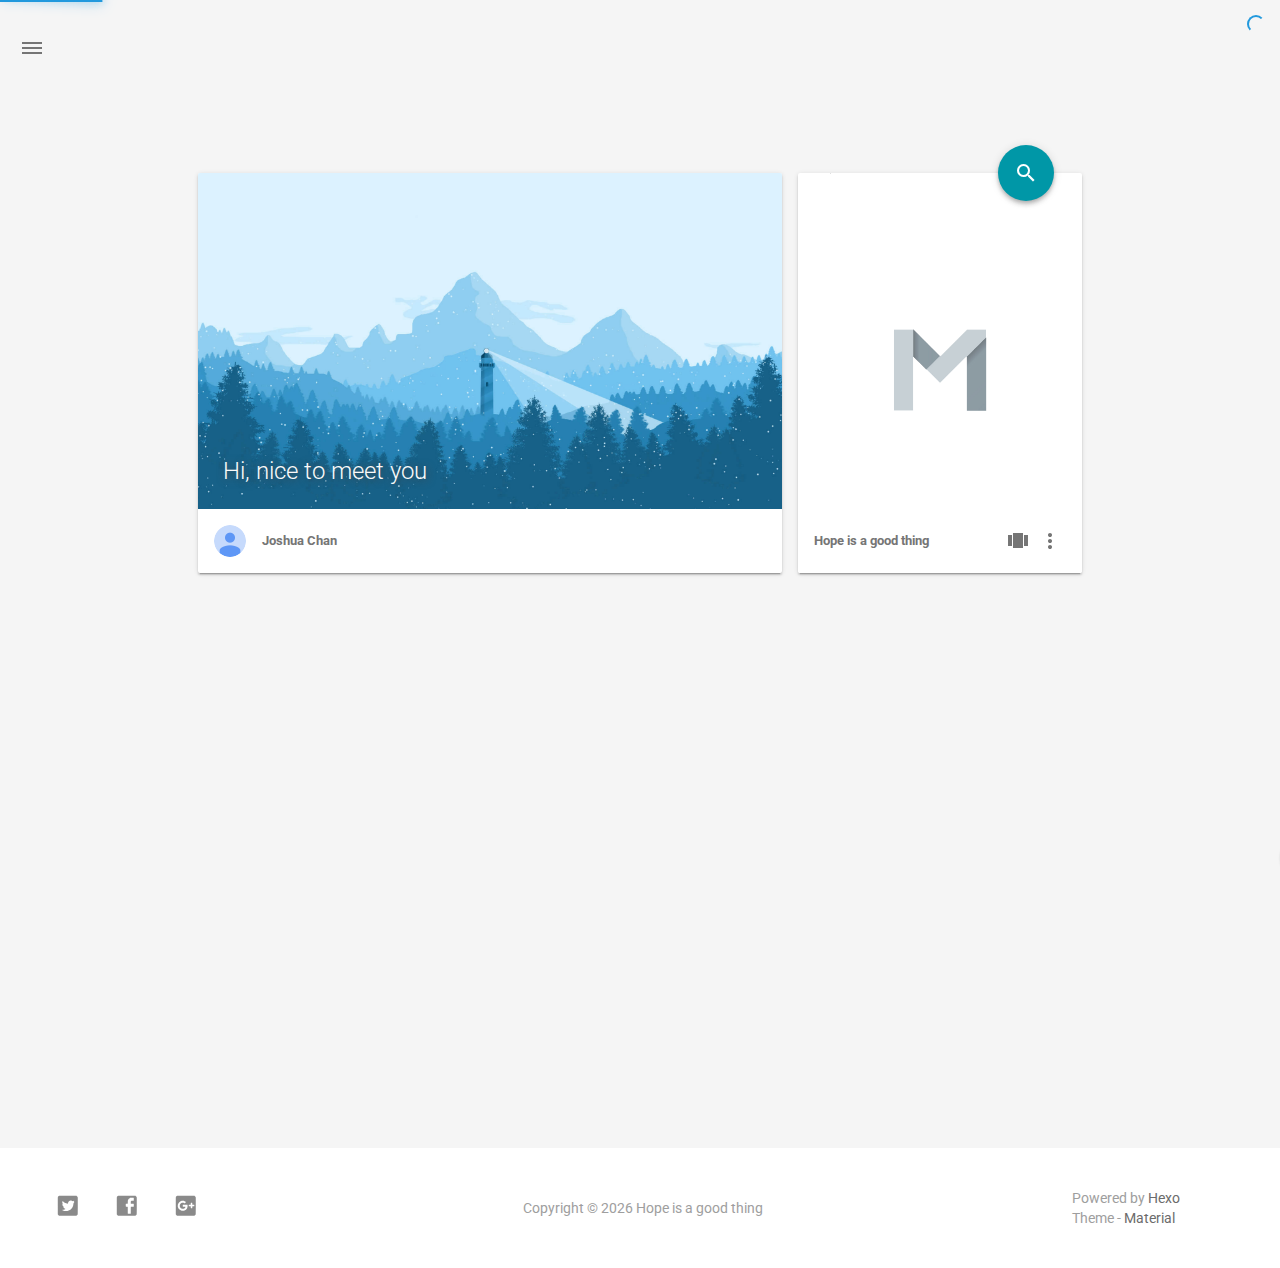
<file: index.html>
<!DOCTYPE html>
<html style="display: none;" lang="en">
    <head>
    <meta charset="utf-8">
    <!--
        © Material Theme
        https://github.com/viosey/hexo-theme-material
        Version: 1.5.6 -->
    <script>
        window.materialVersion = "1.5.6"
        // Delete localstorage with these tags
        window.oldVersion = [
            'codestartv1',
            '1.3.4',
            '1.4.0',
            '1.4.0b1',
            '1.5.0',
            '1.5.2',
            '1.5.5'
        ]
    </script>

    <!-- dns prefetch -->
    <meta http-equiv="x-dns-prefetch-control" content="on">









    <link rel="dns-prefetch" href="https://fonts.googleapis.com"/>





    <!-- Meta & Info -->
    <meta http-equiv="X-UA-Compatible" content="IE=Edge,chrome=1">
    <meta name="renderer" content="webkit">
    <meta name="viewport" content="width=device-width, initial-scale=1, user-scalable=no">

    <!-- Title -->
    
    <title>
        
        Hope is a good thing
    </title>

    <!-- Favicons -->
    <link rel="icon shortcut" type="image/ico" href="/img/favicon.png">
    <link rel="icon" href="/img/favicon.png">

    <meta name="format-detection" content="telephone=no"/>
    <meta name="description" itemprop="description" content="">
    <meta name="keywords" content="">
    <meta name="theme-color" content="#0097A7">

    <!-- Disable Fucking Bloody Baidu Tranformation -->
    <meta http-equiv="Cache-Control" content="no-transform" />
    <meta http-equiv="Cache-Control" content="no-siteapp" />

    <!--[if lte IE 9]>
        <link rel="stylesheet" href="/css/ie-blocker.css">

        
            <script src="/js/ie-blocker.en.js"></script>
        
    <![endif]-->

    <!-- Import lsloader -->
    <script>(function(){window.lsloader={jsRunSequence:[],jsnamemap:{},cssnamemap:{}};lsloader.removeLS=function(a){try{localStorage.removeItem(a)}catch(b){}};lsloader.setLS=function(a,c){try{localStorage.setItem(a,c)}catch(b){}};lsloader.getLS=function(a){var c="";try{c=localStorage.getItem(a)}catch(b){c=""}return c};versionString="/*"+(window.materialVersion||"unknownVersion")+"*/";lsloader.clean=function(){try{var b=[];for(var a=0;a<localStorage.length;a++){b.push(localStorage.key(a))}b.forEach(function(e){var f=lsloader.getLS(e);if(window.oldVersion){var d=window.oldVersion.reduce(function(g,h){return g||f.indexOf("/*"+h+"*/")!==-1},false);if(d){lsloader.removeLS(e)}}})}catch(c){}};lsloader.clean();lsloader.load=function(f,a,b,d){if(typeof b==="boolean"){d=b;b=undefined}d=d||false;b=b||function(){};var e;e=this.getLS(f);if(e&&e.indexOf(versionString)===-1){this.removeLS(f);this.requestResource(f,a,b,d);return}if(e){var c=e.split(versionString)[0];if(c!=a){console.log("reload:"+a);this.removeLS(f);this.requestResource(f,a,b,d);return}e=e.split(versionString)[1];if(d){this.jsRunSequence.push({name:f,code:e});this.runjs(a,f,e)}else{document.getElementById(f).appendChild(document.createTextNode(e));b()}}else{this.requestResource(f,a,b,d)}};lsloader.requestResource=function(b,e,a,c){var d=this;if(c){this.iojs(e,b,function(h,f,g){d.setLS(f,h+versionString+g);d.runjs(h,f,g)})}else{this.iocss(e,b,function(f){document.getElementById(b).appendChild(document.createTextNode(f));d.setLS(b,e+versionString+f)},a)}};lsloader.iojs=function(d,b,g){var a=this;a.jsRunSequence.push({name:b,code:""});try{var f=new XMLHttpRequest();f.open("get",d,true);f.onreadystatechange=function(){if(f.readyState==4){if((f.status>=200&&f.status<300)||f.status==304){if(f.response!=""){g(d,b,f.response);return}}a.jsfallback(d,b)}};f.send(null)}catch(c){a.jsfallback(d,b)}};lsloader.iocss=function(f,c,h,a){var b=this;try{var g=new XMLHttpRequest();g.open("get",f,true);g.onreadystatechange=function(){if(g.readyState==4){if((g.status>=200&&g.status<300)||g.status==304){if(g.response!=""){h(g.response);a();return}}b.cssfallback(f,c,a)}};g.send(null)}catch(d){b.cssfallback(f,c,a)}};lsloader.iofonts=function(f,c,h,a){var b=this;try{var g=new XMLHttpRequest();g.open("get",f,true);g.onreadystatechange=function(){if(g.readyState==4){if((g.status>=200&&g.status<300)||g.status==304){if(g.response!=""){h(g.response);a();return}}b.cssfallback(f,c,a)}};g.send(null)}catch(d){b.cssfallback(f,c,a)}};lsloader.runjs=function(f,c,e){if(!!c&&!!e){for(var b in this.jsRunSequence){if(this.jsRunSequence[b].name==c){this.jsRunSequence[b].code=e}}}if(!!this.jsRunSequence[0]&&!!this.jsRunSequence[0].code&&this.jsRunSequence[0].status!="failed"){var a=document.createElement("script");a.appendChild(document.createTextNode(this.jsRunSequence[0].code));a.type="text/javascript";document.getElementsByTagName("head")[0].appendChild(a);this.jsRunSequence.shift();if(this.jsRunSequence.length>0){this.runjs()}}else{if(!!this.jsRunSequence[0]&&this.jsRunSequence[0].status=="failed"){var d=this;var a=document.createElement("script");a.src=this.jsRunSequence[0].path;a.type="text/javascript";this.jsRunSequence[0].status="loading";a.onload=function(){d.jsRunSequence.shift();if(d.jsRunSequence.length>0){d.runjs()}};document.body.appendChild(a)}}};lsloader.tagLoad=function(b,a){this.jsRunSequence.push({name:a,code:"",path:b,status:"failed"});this.runjs()};lsloader.jsfallback=function(c,b){if(!!this.jsnamemap[b]){return}else{this.jsnamemap[b]=b}for(var a in this.jsRunSequence){if(this.jsRunSequence[a].name==b){this.jsRunSequence[a].code="";this.jsRunSequence[a].status="failed";this.jsRunSequence[a].path=c}}this.runjs()};lsloader.cssfallback=function(e,c,b){if(!!this.cssnamemap[c]){return}else{this.cssnamemap[c]=1}var d=document.createElement("link");d.type="text/css";d.href=e;d.rel="stylesheet";d.onload=d.onerror=b;var a=document.getElementsByTagName("script")[0];a.parentNode.insertBefore(d,a)};lsloader.runInlineScript=function(c,b){var a=document.getElementById(b).innerText;this.jsRunSequence.push({name:c,code:a});this.runjs()}})();</script>

    <!-- Import queue -->
    <script>function Queue(){this.dataStore=[];this.offer=b;this.poll=d;this.execNext=a;this.debug=false;this.startDebug=c;function b(e){if(this.debug){console.log("Offered a Queued Function.")}if(typeof e==="function"){this.dataStore.push(e)}else{console.log("You must offer a function.")}}function d(){if(this.debug){console.log("Polled a Queued Function.")}return this.dataStore.shift()}function a(){var e=this.poll();if(e!==undefined){if(this.debug){console.log("Run a Queued Function.")}e()}}function c(){this.debug=true}}var queue=new Queue();</script>

    <!-- Import CSS -->
    
        <style id="material_css"></style><script>if(typeof window.lsLoadCSSMaxNums === "undefined")window.lsLoadCSSMaxNums = 0;window.lsLoadCSSMaxNums++;lsloader.load("material_css","/css/material.min.css?Z7a72R1E4SxzBKR/WGctOA==",function(){if(typeof window.lsLoadCSSNums === "undefined")window.lsLoadCSSNums = 0;window.lsLoadCSSNums++;if(window.lsLoadCSSNums == window.lsLoadCSSMaxNums)document.documentElement.style.display="";}, false)</script>
        <style id="style_css"></style><script>if(typeof window.lsLoadCSSMaxNums === "undefined")window.lsLoadCSSMaxNums = 0;window.lsLoadCSSMaxNums++;lsloader.load("style_css","/css/style.min.css?NKhlKQkXw/c66TR5p4wO+w==",function(){if(typeof window.lsLoadCSSNums === "undefined")window.lsLoadCSSNums = 0;window.lsLoadCSSNums++;if(window.lsLoadCSSNums == window.lsLoadCSSMaxNums)document.documentElement.style.display="";}, false)</script>

        

    

    

    <!-- Config CSS -->

<!-- Other Styles -->
<style>
  body, html {
    font-family: Roboto, "Helvetica Neue", Helvetica, "PingFang SC", "Hiragino Sans GB", "Microsoft YaHei", "微软雅黑", Arial, sans-serif;
    overflow-x: hidden !important;
  }
  
  code {
    font-family: Consolas, Monaco, 'Andale Mono', 'Ubuntu Mono', monospace;
  }

  a {
    color: #00838F;
  }

  .mdl-card__media,
  #search-label,
  #search-form-label:after,
  #scheme-Paradox .hot_tags-count,
  #scheme-Paradox .sidebar_archives-count,
  #scheme-Paradox .sidebar-colored .sidebar-header,
  #scheme-Paradox .sidebar-colored .sidebar-badge{
    background-color: #0097A7 !important;
  }

  /* Sidebar User Drop Down Menu Text Color */
  #scheme-Paradox .sidebar-colored .sidebar-nav>.dropdown>.dropdown-menu>li>a:hover,
  #scheme-Paradox .sidebar-colored .sidebar-nav>.dropdown>.dropdown-menu>li>a:focus {
    color: #0097A7 !important;
  }

  #post_entry-right-info,
  .sidebar-colored .sidebar-nav li:hover > a,
  .sidebar-colored .sidebar-nav li:hover > a i,
  .sidebar-colored .sidebar-nav li > a:hover,
  .sidebar-colored .sidebar-nav li > a:hover i,
  .sidebar-colored .sidebar-nav li > a:focus i,
  .sidebar-colored .sidebar-nav > .open > a,
  .sidebar-colored .sidebar-nav > .open > a:hover,
  .sidebar-colored .sidebar-nav > .open > a:focus,
  #ds-reset #ds-ctx .ds-ctx-entry .ds-ctx-head a {
    color: #0097A7 !important;
  }

  .toTop {
    background: #757575 !important;
  }

  .material-layout .material-post>.material-nav,
  .material-layout .material-index>.material-nav,
  .material-nav a {
    color: #757575;
  }

  #scheme-Paradox .MD-burger-layer {
    background-color: #757575;
  }

  #scheme-Paradox #post-toc-trigger-btn {
    color: #757575;
  }

  .post-toc a:hover {
    color: #00838F;
    text-decoration: underline;
  }

</style>


<!-- Theme Background Related-->

    <style>
      body{
        background-color: #F5F5F5;
      }

      /* blog_info bottom background */
      #scheme-Paradox .material-layout .something-else .mdl-card__supporting-text{
        background-color: #fff;
      }
    </style>




<!-- Fade Effect -->

    <style>
      .fade {
        transition: all 800ms linear;
        -webkit-transform: translate3d(0,0,0);
        -moz-transform: translate3d(0,0,0);
        -ms-transform: translate3d(0,0,0);
        -o-transform: translate3d(0,0,0);
        transform: translate3d(0,0,0);
        opacity: 1;
      }

      .fade.out{
        opacity: 0;
      }
    </style>


<!-- Import Font -->
<!-- Import Roboto -->

    <link href="https://fonts.googleapis.com/css?family=Roboto:300,400,500" rel="stylesheet">


<!-- Import Material Icons -->


    <style id="material_icons"></style><script>if(typeof window.lsLoadCSSMaxNums === "undefined")window.lsLoadCSSMaxNums = 0;window.lsLoadCSSMaxNums++;lsloader.load("material_icons","/css/material-icons.css?pqhB/Rd/ab0H2+kZp0RDmw==",function(){if(typeof window.lsLoadCSSNums === "undefined")window.lsLoadCSSNums = 0;window.lsLoadCSSNums++;if(window.lsLoadCSSNums == window.lsLoadCSSMaxNums)document.documentElement.style.display="";}, false)</script>




    <!-- Import jQuery -->
    
        <script>lsloader.load("jq_js","/js/jquery.min.js?qcusAULNeBksqffqUM2+Ig==", true)</script>
    

    <!-- WebAPP Icons -->
    <meta name="mobile-web-app-capable" content="yes">
    <meta name="application-name" content="Hope is a good thing">
    <meta name="msapplication-starturl" content="http://yoursite.com/">
    <meta name="msapplication-navbutton-color" content="#0097A7">
    <meta name="apple-mobile-web-app-capable" content="yes">
    <meta name="apple-mobile-web-app-title" content="Hope is a good thing">
    <meta name="apple-mobile-web-app-status-bar-style" content="black">
    <link rel="apple-touch-icon" href="/img/favicon.png">

    <!-- Site Verification -->
    
    

    <!-- RSS -->
    

    <!-- The Open Graph protocol -->
    <meta property="og:url" content="http://yoursite.com/">
    <meta property="og:type" content="blog">
    <meta property="og:title" content="Hope is a good thing">
    <meta property="og:image" content="/img/favicon.png">
    <meta property="og:description" content="">
    

    

    <!-- The Twitter Card protocol -->
    <meta name="twitter:card" content="summary_large_image">

    <!-- Add canonical link for SEO -->
    
        <link rel="canonical" href="http://yoursite.com" />
    

    <!-- Structured-data for SEO -->
    
        
<script type="application/ld+json">
{
    "@context": "http://schema.org",
    "@type": "Website",
    "publisher": {
        "@type": "Organization",
        "name": "Hope is a good thing",
        "logo": "/img/favicon.png"
    },
    "url": "http://yoursite.com",
    "image": {
        "@type": "ImageObject",
        "url": "/img/favicon.png"
    },
    "mainEntityOfPage": {
        "@type": "WebPage",
        "@id": "http://yoursite.com"
    },
    "description": ""
}
</script>




    

    <!-- Analytics -->
    
    
    

    <!-- Custom Head -->
    

</head>


    
        <body id="scheme-Paradox" class="lazy">
            <div class="material-layout  mdl-js-layout has-drawer is-upgraded">
                

                <!-- Main Container -->
                <main class="material-layout__content" id="main">

                    <!-- Top Anchor -->
                    <div id="top"></div>

                    
                        <!-- Hamburger Button -->
                        <button class="MD-burger-icon sidebar-toggle">
                            <span id="MD-burger-id" class="MD-burger-layer"></span>
                        </button>
                    

                    <!-- Index Module -->
<div class="material-index mdl-grid">
    
        <!-- Paradox Header -->
        <!-- Daily pic -->
<div class="mdl-card mdl-shadow--2dp daily-pic mdl-cell mdl-cell--8-col index-top-block">

    <!-- Pic & Slogan -->
    <div class="mdl-card__media mdl-color-text--grey-50" style="background-image:url(/img/daily_pic.png)">
        <p class="index-top-block-slogan"><a href="#">
        
            
                Hi, nice to meet you
            
        
        </a></p>
    </div>

    <!-- Avatar & Name -->
    <div class="mdl-card__supporting-text meta mdl-color-text--grey-600">
        <!-- Author Avatar -->
        <div id="author-avatar">
            <img src="/img/avatar.png" width="32px" height="32px" alt="avatar">
        </div>
        <div>
            <strong>Joshua Chan</strong>
        </div>
    </div>
</div>

        <!-- Blog info -->
<div class="mdl-card mdl-shadow--2dp something-else mdl-cell mdl-cell--8-col mdl-cell--4-col-desktop index-top-block">

    <!-- Search -->
    
    <!-- Google -->
    <div class="mdl-textfield mdl-js-textfield mdl-textfield--expandable" method="post" action="">
        <label id="search-label" class="mdl-button mdl-js-ripple-effect mdl-js-button mdl-button--fab mdl-color--accent mdl-shadow--4dp" for="search">
            <i class="material-icons mdl-color-text--white" role="presentation">search</i>
        </label>

        <form autocomplete="off" id="search-form" method="get" action="//google.com/search" accept-charset="UTF-8" class="mdl-textfield__expandable-holder" target="_blank">
            <input class="mdl-textfield__input search-input" type="search" name="q" id="search" placeholder="">
            <label id="search-form-label" class="mdl-textfield__label" for="search"></label>

            <input type="hidden" name="sitesearch" value="http://yoursite.com">
        </form>
    </div>







    <!-- LOGO -->
    <div class="something-else-logo mdl-color--white mdl-color-text--grey-600">
        <a href="#" target="_blank">
            <img src="/img/logo.png" alt="logo" />
        </a>
    </div>

    <!-- Infomation -->
    <div class="mdl-card__supporting-text meta meta--fill mdl-color-text--grey-600">
        <!-- Blog Title -->
        <div>
            <strong>Hope is a good thing</strong>
        </div>
        <div class="section-spacer"></div>

        <!-- Pages -->
        <button id="show-pages-button" class="mdl-button mdl-js-button mdl-js-ripple-effect mdl-button--icon">
            <i class="material-icons" role="presentation">view_carousel</i>
            <span class="visuallyhidden">Pages</span>
        </button>
        <ul class="mdl-menu mdl-js-menu mdl-menu--bottom-right" for="show-pages-button">
            
        </ul>

        <!-- Menu -->
        <button id="menubtn" class="mdl-button mdl-js-button mdl-js-ripple-effect mdl-button--icon">
            <i class="material-icons" role="presentation">more_vert</i>
            <span class="visuallyhidden">show menu</span>
        </button>
        <ul class="mdl-menu mdl-js-menu mdl-menu--bottom-right" for="menubtn">
            

            

            
                <a class="index_share-link" href="http://service.weibo.com/share/share.php?appkey=&title=Hope is a good thing&url=http://yoursite.com&pic=http://yoursite.com/img/favicon.png&searchPic=false&style=simple" target="_blank">
                    <li class="mdl-menu__item mdl-js-ripple-effect">
                        Share to Weibo
                    </li>
                </a>
            

            
                <a class="index_share-link" href="https://twitter.com/intent/tweet?text=Hope is a good thing&url=http://yoursite.com&via=Joshua Chan" target="_blank">
                    <li class="mdl-menu__item mdl-js-ripple-effect">
                        Share to Twitter
                    </li>
                </a>
            

            
                <a class="index_share-link" href="https://www.facebook.com/sharer/sharer.php?u=http://yoursite.com" target="_blank">
                    <li class="mdl-menu__item mdl-js-ripple-effect">
                        Share to Facebook
                    </li>
                </a>
            

            
                <a class="index_share-link" href="https://plus.google.com/share?url=http://yoursite.com" target="_blank">
                    <li class="mdl-menu__item mdl-js-ripple-effect">
                        Share to Google+
                    </li>
                </a>
            

            

            

            
        </ul>
    </div>
</div>

    
    <div class="locate-thumbnail-symbol"></div>

    <!-- Pin on top -->
    

    <!-- Normal Post -->
    
        
            
                <!-- Paradox Thumbnail -->
                <div class="post_entry-module mdl-card mdl-shadow--2dp mdl-cell mdl-cell--12-col fade out">
    <!-- Post Thumbnail -->
    
        
            <!-- Random Thumbnail -->
            <div class="post_thumbnail-random mdl-card__media mdl-color-text--grey-50">
        
    

        <!-- Post Title -->
        <p class="article-headline-p"><a href="/2019/12/03/hello-world/">Hello World</a></p>
    </div>

    <!-- Post Excerpt -->
    <div class="mdl-color-text--grey-600 mdl-card__supporting-text post_entry-content">
        
            Welcome to Hexo
        
        &nbsp;&nbsp;&nbsp;
        <span>
            <a href="/2019/12/03/hello-world/" target="_self">Read more</a>
        </span>
    </div>
    <!-- Post_entry Info-->
    <div id="post_entry-info">
        <div id="post_entry-left-info" class="mdl-card__supporting-text meta mdl-color-text--grey-600 ">
            <!-- Author Avatar -->
            <div id="author-avatar">
                <img src="/img/avatar.png" width="44px" height="44px" alt="Joshua Chan's avatar">
            </div>
            <div>
                <strong>Joshua Chan</strong>
                <span>Dec 03, 2019</span>
            </div>
        </div>
        <div id="post_entry-right-info">
          

            

            

            <!-- Post Views -->
            <span class="post_entry-views">
            </span>
        </div>
    </div>
</div>

            
            
        
    

    

    
        <script type="text/ls-javascript" id="thumbnail-script">
    var randomNum;

    var locatePost = $('.locate-thumbnail-symbol').next();
    for(var i = 0; i < 10; i++) {
        randomNum = Math.floor(Math.random() * 19 + 1);

        locatePost.children('.post_thumbnail-random').attr('id', 'random_thumbnail-'+randomNum);
        locatePost.children('.post_thumbnail-random').attr('data-original', '/img/random/material-' + randomNum + '.png');
    $('.post_thumbnail-random').addClass('lazy');

        locatePost = locatePost.next();
    }
</script>

    
</div>


                    
                        <!-- Overlay For Active Sidebar -->
<div class="sidebar-overlay"></div>

<!-- Material sidebar -->
<aside id="sidebar" class="sidebar sidebar-colored sidebar-fixed-left" role="navigation">
    <div id="sidebar-main">
        <!-- Sidebar Header -->
        <div class="sidebar-header header-cover" style="background-image: url(/img/sidebar_header.png);">
    <!-- Top bar -->
    <div class="top-bar"></div>

    <!-- Sidebar toggle button -->
    <button type="button" class="sidebar-toggle mdl-button mdl-js-button mdl-js-ripple-effect mdl-button--icon" style="display: initial;" data-upgraded=",MaterialButton,MaterialRipple">
        <i class="material-icons">clear_all</i>
        <span class="mdl-button__ripple-container">
            <span class="mdl-ripple">
            </span>
        </span>
    </button>

    <!-- Sidebar Avatar -->
    <div class="sidebar-image">
        <img src="/img/avatar.png" alt="Joshua Chan's avatar">
    </div>

    <!-- Sidebar Email -->
    <a data-toggle="dropdown" class="sidebar-brand" href="#settings-dropdown">
        youremail@email.com
        <b class="caret"></b>
    </a>
</div>


        <!-- Sidebar Navigation  -->
        <ul class="nav sidebar-nav">
    <!-- User dropdown  -->
    <li class="dropdown">
        <ul id="settings-dropdown" class="dropdown-menu">
            
                <li>
                    <a href="#" target="_blank" title="Email Me">
                        
                            <i class="material-icons sidebar-material-icons sidebar-indent-left1pc-element">email</i>
                        
                        Email Me
                    </a>
                </li>
            
        </ul>
    </li>

    <!-- Homepage -->
    
        <li id="sidebar-first-li">
            <a href="/">
                
                    <i class="material-icons sidebar-material-icons">home</i>
                
                Home
            </a>
        </li>
        
    

    <!-- Archives  -->
    
        <li class="dropdown">
            <a href="#" class="ripple-effect dropdown-toggle" data-toggle="dropdown">
                
                    <i class="material-icons sidebar-material-icons">inbox</i>
                
                    Archives
                <b class="caret"></b>
            </a>
            <ul class="dropdown-menu">
            <li>
                <a class="sidebar_archives-link" href="/archives/2019/12/">December 2019<span class="sidebar_archives-count">1</span></a>
            </ul>
        </li>
        
    

    <!-- Categories  -->
    

    <!-- Pages  -->
    

    <!-- Article Number  -->
    
</ul>


        <!-- Sidebar Footer -->
        <!--
I'm glad you use this theme, the development is no so easy, I hope you can keep the copyright, I will thank you so much.
If you still want to delete the copyrights, could you still retain the first one? Which namely "Theme Material"
It will not impact the appearance and can give developers a lot of support :)

很高兴您使用并喜欢该主题，开发不易 十分谢谢与希望您可以保留一下版权声明。
如果您仍然想删除的话 能否只保留第一项呢？即 "Theme Material"
它不会影响美观并可以给开发者很大的支持和动力。 :)
-->

<!-- Sidebar Divider -->

    <div class="sidebar-divider"></div>


<!-- Theme Material -->

    <a href="https://github.com/viosey/hexo-theme-material"  class="sidebar-footer-text-a" target="_blank">
        <div class="sidebar-text mdl-button mdl-js-button mdl-js-ripple-effect sidebar-footer-text-div" data-upgraded=",MaterialButton,MaterialRipple">
            Theme - Material
            <span class="sidebar-badge badge-circle">i</span>
        </div>
    </a>


<!-- Help & Support -->
<!--

-->

<!-- Feedback -->
<!--

-->

<!-- About Theme -->
<!--

-->

    </div>

    <!-- Sidebar Image -->
    

</aside>

                    

                    
                        <!-- Footer Top Button -->
                        <div id="back-to-top" class="toTop-wrap">
    <a href="#top" class="toTop">
        <i class="material-icons footer_top-i">expand_less</i>
    </a>
</div>

                    

                    <!--Footer-->
<footer class="mdl-mini-footer" id="bottom">
    
        <!-- Paradox Footer Left Section -->
        <div class="mdl-mini-footer--left-section sns-list">
    <!-- Twitter -->
    
        <a href="https://twitter.com/twitter" target="_blank">
            <button class="mdl-mini-footer--social-btn social-btn footer-sns-twitter">
                <span class="visuallyhidden">Twitter</span>
            </button><!--
     --></a>
    

    <!-- Facebook -->
    
        <a href="https://www.facebook.com/facebook" target="_blank">
            <button class="mdl-mini-footer--social-btn social-btn footer-sns-facebook">
                <span class="visuallyhidden">Facebook</span>
            </button><!--
     --></a>
    

    <!-- Google + -->
    
        <a href="https://www.google.com/" target="_blank">
            <button class="mdl-mini-footer--social-btn social-btn footer-sns-gplus">
                <span class="visuallyhidden">Google Plus</span>
            </button><!--
     --></a>
    

    <!-- Weibo -->
    

    <!-- Instagram -->
    

    <!-- Tumblr -->
    

    <!-- Github -->
    

    <!-- LinkedIn -->
    

    <!-- Zhihu -->
    

    <!-- Bilibili -->
    

    <!-- Telegram -->
    

    <!-- V2EX -->
    

    <!-- Segmentfault -->
    
</div>


        <!--Copyright-->
        <div id="copyright">
            Copyright&nbsp;©&nbsp;<span year></span>&nbsp;Hope is a good thing
            
        </div>

        <!-- Paradox Footer Right Section -->

        <!--
        I am glad you use this theme, the development is no so easy, I hope you can keep the copyright.
        It will not impact the appearance and can give developers a lot of support :)

        很高兴您使用该主题，开发不易，希望您可以保留一下版权声明。
        它不会影响美观并可以给开发者很大的支持。 :)
        -->

        <div class="mdl-mini-footer--right-section">
            <div>
                <div class="footer-develop-div">Powered by <a href="https://hexo.io" target="_blank" class="footer-develop-a">Hexo</a></div>
                <div class="footer-develop-div">Theme - <a href="https://github.com/viosey/hexo-theme-material" target="_blank" class="footer-develop-a">Material</a></div>
            </div>
        </div>
    
</footer>


                    <!-- Import JS File -->

    <script>lsloader.load("lazyload_js","/js/lazyload.min.js?1BcfzuNXqV+ntF6gq+5X3Q==", true)</script>



    <script>lsloader.load("js_js","/js/js.min.js?Bn9UzEm8RrBSxqyZB0zPjA==", true)</script>



    <script>lsloader.load("np_js","/js/nprogress.js?pl3Qhb9lvqR1FlyLUna1Yw==", true)</script>


<script type="text/ls-javascript" id="NProgress-script">
    NProgress.configure({
        showSpinner: true
    });
    NProgress.start();
    $('#nprogress .bar').css({
        'background': '#29d'
    });
    $('#nprogress .peg').css({
        'box-shadow': '0 0 10px #29d, 0 0 15px #29d'
    });
    $('#nprogress .spinner-icon').css({
        'border-top-color': '#29d',
        'border-left-color': '#29d'
    });
    setTimeout(function() {
        NProgress.done();
        $('.fade').removeClass('out');
    }, 800);
</script>












    <!-- Swiftye -->
    

    <!-- Local Search-->
    


<!-- UC Browser Compatible -->
<script>
	var agent = navigator.userAgent.toLowerCase();
	if(agent.indexOf('ucbrowser')>0) {
		document.write('<link rel="stylesheet" href="/css/uc.css">');
	   alert('由于 UC 浏览器使用极旧的内核，而本网站使用了一些新的特性。\n为了您能更好的浏览，推荐使用 Chrome 或 Firefox 浏览器。');
	}
</script>

<!-- Import prettify js  -->



<!-- Window Load -->
<!-- add class for prettify -->
<script type="text/ls-javascript" id="window-load">
    $(window).on('load', function() {
        // Post_Toc parent position fixed
        $('.post-toc-wrap').parent('.mdl-menu__container').css('position', 'fixed');
    });

    
    
</script>

<!-- MathJax Load-->


<!-- Bing Background -->


<script type="text/ls-javascript" id="lazy-load">
    // Offer LazyLoad
    queue.offer(function(){
        $('.lazy').lazyload({
            effect : 'show'
        });
    });

    // Start Queue
    $(document).ready(function(){
        setInterval(function(){
            queue.execNext();
        },200);
    });
</script>

<!-- Custom Footer -->



<script>
    var copyrightNow = new Date().getFullYear();
    var textContent = document.querySelector('span[year]')

    copyrightSince = 0000;
    if (copyrightSince === copyrightNow||copyrightSince === 0000) {
        textContent.textContent = copyrightNow
    } else {
        textContent.textContent = copyrightSince + ' - ' + copyrightNow
    }

    (function(){
        var scriptList = document.querySelectorAll('script[type="text/ls-javascript"]')

        for (var i = 0; i < scriptList.length; ++i) {
            var item = scriptList[i];
            lsloader.runInlineScript(item.id,item.id);
        }
    })()
console.log('\n %c © Material Theme | Version: 1.5.6 | https://github.com/viosey/hexo-theme-material %c \n', 'color:#455a64;background:#e0e0e0;padding:5px 0;border-top-left-radius:5px;border-bottom-left-radius:5px;', 'color:#455a64;background:#e0e0e0;padding:5px 0;border-top-right-radius:5px;border-bottom-right-radius:5px;');
</script>

                </main>
            </div>
        </body>
    
</html>
</file>
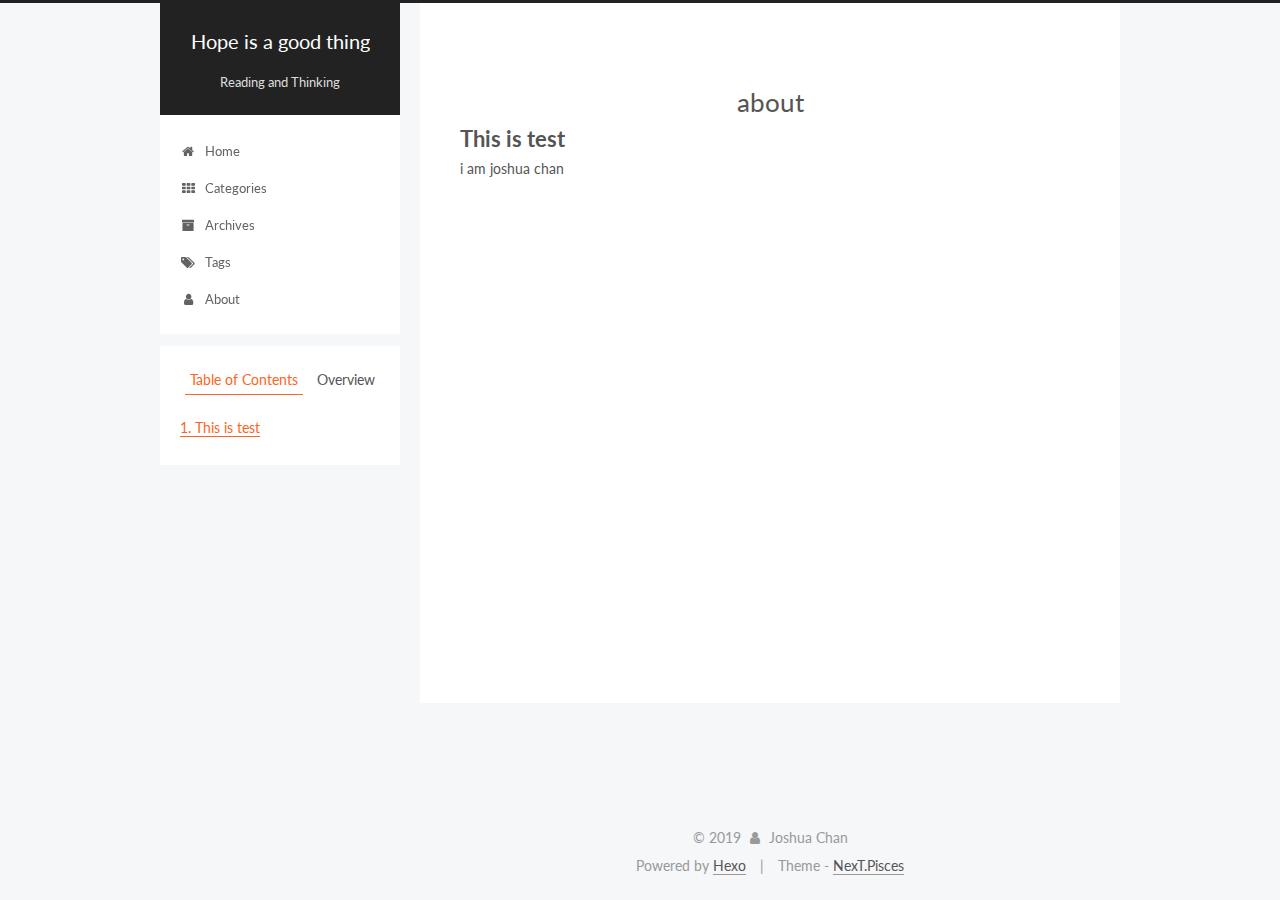
<file: about/index.html>
<!DOCTYPE html>



  


<html class="theme-next pisces use-motion" lang="en">
<head>
  <meta charset="UTF-8"/>
<meta http-equiv="X-UA-Compatible" content="IE=edge" />
<meta name="viewport" content="width=device-width, initial-scale=1, maximum-scale=1"/>
<meta name="theme-color" content="#222">









<meta http-equiv="Cache-Control" content="no-transform" />
<meta http-equiv="Cache-Control" content="no-siteapp" />















  
  
  <link href="/lib/fancybox/source/jquery.fancybox.css?v=2.1.5" rel="stylesheet" type="text/css" />




  
  
  
  

  
    
    
  

  

  

  

  

  
    
    
    <link href="//fonts.googleapis.com/css?family=Lato:300,300italic,400,400italic,700,700italic&subset=latin,latin-ext" rel="stylesheet" type="text/css">
  






<link href="/lib/font-awesome/css/font-awesome.min.css?v=4.6.2" rel="stylesheet" type="text/css" />

<link href="/css/main.css?v=5.1.2" rel="stylesheet" type="text/css" />


  <meta name="keywords" content="Hexo, NexT" />








  <link rel="shortcut icon" type="image/x-icon" href="/images/favicon-32x32.ico?v=5.1.2" />






<meta name="description" content="This is testi am joshua chan">
<meta property="og:type" content="website">
<meta property="og:title" content="about">
<meta property="og:url" content="http:&#x2F;&#x2F;yoursite.com&#x2F;about&#x2F;index.html">
<meta property="og:site_name" content="Hope is a good thing">
<meta property="og:description" content="This is testi am joshua chan">
<meta property="og:locale" content="en">
<meta property="og:updated_time" content="2019-12-15T07:18:47.284Z">
<meta name="twitter:card" content="summary">



<script type="text/javascript" id="hexo.configurations">
  var NexT = window.NexT || {};
  var CONFIG = {
    root: '/',
    scheme: 'Pisces',
    sidebar: {"position":"left","display":"post","offset":12,"offset_float":12,"b2t":false,"scrollpercent":false,"onmobile":false},
    fancybox: true,
    tabs: true,
    motion: true,
    duoshuo: {
      userId: '0',
      author: 'Author'
    },
    algolia: {
      applicationID: '',
      apiKey: '',
      indexName: '',
      hits: {"per_page":10},
      labels: {"input_placeholder":"Search for Posts","hits_empty":"We didn't find any results for the search: ${query}","hits_stats":"${hits} results found in ${time} ms"}
    }
  };
</script>



  <link rel="canonical" href="http://yoursite.com/about/"/>





  <title>about | Hope is a good thing</title>
  














</head>

<body itemscope itemtype="http://schema.org/WebPage" lang="en">

  
  
    
  

  <div class="container sidebar-position-left page-post-detail ">
    <div class="headband"></div>

    <header id="header" class="header" itemscope itemtype="http://schema.org/WPHeader">
      <div class="header-inner"><div class="site-brand-wrapper">
  <div class="site-meta ">
    

    <div class="custom-logo-site-title">
      <a href="/"  class="brand" rel="start">
        <span class="logo-line-before"><i></i></span>
        <span class="site-title">Hope is a good thing</span>
        <span class="logo-line-after"><i></i></span>
      </a>
    </div>
      
        <p class="site-subtitle">Reading and Thinking</p>
      
  </div>

  <div class="site-nav-toggle">
    <button>
      <span class="btn-bar"></span>
      <span class="btn-bar"></span>
      <span class="btn-bar"></span>
    </button>
  </div>
</div>

<nav class="site-nav">
  

  
    <ul id="menu" class="menu">
      
        
        <li class="menu-item menu-item-home">
          <a href="/" rel="section">
            
              <i class="menu-item-icon fa fa-fw fa-home"></i> <br />
            
            Home
          </a>
        </li>
      
        
        <li class="menu-item menu-item-categories">
          <a href="/categories/" rel="section">
            
              <i class="menu-item-icon fa fa-fw fa-th"></i> <br />
            
            Categories
          </a>
        </li>
      
        
        <li class="menu-item menu-item-archives">
          <a href="/archives/" rel="section">
            
              <i class="menu-item-icon fa fa-fw fa-archive"></i> <br />
            
            Archives
          </a>
        </li>
      
        
        <li class="menu-item menu-item-tags">
          <a href="/tags/" rel="section">
            
              <i class="menu-item-icon fa fa-fw fa-tags"></i> <br />
            
            Tags
          </a>
        </li>
      
        
        <li class="menu-item menu-item-about">
          <a href="/about/" rel="section">
            
              <i class="menu-item-icon fa fa-fw fa-user"></i> <br />
            
            About
          </a>
        </li>
      

      
    </ul>
  

  
</nav>



 </div>
    </header>

    <main id="main" class="main">
      <div class="main-inner">
        <div class="content-wrap">
          <div id="content" class="content">
            

  <div id="posts" class="posts-expand">
    
    
    
    <div class="post-block page">
      <header class="post-header">

	<h1 class="post-title" itemprop="name headline">about</h1>



</header>

      
      
      
      <div class="post-body">
        
        
          <h1 id="This-is-test"><a href="#This-is-test" class="headerlink" title="This is test"></a>This is test</h1><p>i am joshua chan</p>

        
      </div>
      
      
      
    </div>
    
    
    
  </div>


          </div>
          


          
  <div class="comments" id="comments">
    
      <div id="lv-container" data-id="city" data-uid="MTAyMC80NzkzOS8yNDQzNg=="></div>
    
  </div>


        </div>
        
          
  
  <div class="sidebar-toggle">
    <div class="sidebar-toggle-line-wrap">
      <span class="sidebar-toggle-line sidebar-toggle-line-first"></span>
      <span class="sidebar-toggle-line sidebar-toggle-line-middle"></span>
      <span class="sidebar-toggle-line sidebar-toggle-line-last"></span>
    </div>
  </div>

  <aside id="sidebar" class="sidebar">
    
    <div class="sidebar-inner">

      

      
        <ul class="sidebar-nav motion-element">
          <li class="sidebar-nav-toc sidebar-nav-active" data-target="post-toc-wrap" >
            Table of Contents
          </li>
          <li class="sidebar-nav-overview" data-target="site-overview">
            Overview
          </li>
        </ul>
      

      <section class="site-overview sidebar-panel">
        <div class="site-author motion-element" itemprop="author" itemscope itemtype="http://schema.org/Person">
          <img class="site-author-image" itemprop="image"
               src="/images/avatar.jpeg"
               alt="Joshua Chan" />
          <p class="site-author-name" itemprop="name">Joshua Chan</p>
           
              <p class="site-description motion-element" itemprop="description">You will learn something</p>
          
        </div>
        <nav class="site-state motion-element">

          
            <div class="site-state-item site-state-posts">
              <a href="/archives/">
                <span class="site-state-item-count">2</span>
                <span class="site-state-item-name">posts</span>
              </a>
            </div>
          

          

          
            
            
            <div class="site-state-item site-state-tags">
              
                <span class="site-state-item-count">1</span>
                <span class="site-state-item-name">tags</span>
              
            </div>
          

        </nav>

        

        <div class="links-of-author motion-element">
          
        </div>

        
        

        
        

        


      </section>

      
      <!--noindex-->
        <section class="post-toc-wrap motion-element sidebar-panel sidebar-panel-active">
          <div class="post-toc">

            
              
            

            
              <div class="post-toc-content"><ol class="nav"><li class="nav-item nav-level-1"><a class="nav-link" href="#This-is-test"><span class="nav-number">1.</span> <span class="nav-text">This is test</span></a></li></ol></div>
            

          </div>
        </section>
      <!--/noindex-->
      

      

    </div>
  </aside>


        
      </div>
    </main>

    <footer id="footer" class="footer">
      <div class="footer-inner">
        <div class="copyright" >
  
  &copy; 
  <span itemprop="copyrightYear">2019</span>
  <span class="with-love">
    <i class="fa fa-user"></i>
  </span>
  <span class="author" itemprop="copyrightHolder">Joshua Chan</span>
</div>


<div class="powered-by">
  Powered by <a class="theme-link" href="https://hexo.io" target="_blank" rel="noopener">Hexo</a>
</div>

<div class="theme-info">
  Theme -
  <a class="theme-link" href="https://github.com/iissnan/hexo-theme-next" target="_blank" rel="noopener">
    NexT.Pisces
  </a>
</div>


        

        
      </div>
    </footer>

    
      <div class="back-to-top">
        <i class="fa fa-arrow-up"></i>
        
      </div>
    

  </div>

  

<script type="text/javascript">
  if (Object.prototype.toString.call(window.Promise) !== '[object Function]') {
    window.Promise = null;
  }
</script>









  












  
  <script type="text/javascript" src="/lib/jquery/index.js?v=2.1.3"></script>

  
  <script type="text/javascript" src="/lib/fastclick/lib/fastclick.min.js?v=1.0.6"></script>

  
  <script type="text/javascript" src="/lib/jquery_lazyload/jquery.lazyload.js?v=1.9.7"></script>

  
  <script type="text/javascript" src="/lib/velocity/velocity.min.js?v=1.2.1"></script>

  
  <script type="text/javascript" src="/lib/velocity/velocity.ui.min.js?v=1.2.1"></script>

  
  <script type="text/javascript" src="/lib/fancybox/source/jquery.fancybox.pack.js?v=2.1.5"></script>


  


  <script type="text/javascript" src="/js/src/utils.js?v=5.1.2"></script>

  <script type="text/javascript" src="/js/src/motion.js?v=5.1.2"></script>



  
  


  <script type="text/javascript" src="/js/src/affix.js?v=5.1.2"></script>

  <script type="text/javascript" src="/js/src/schemes/pisces.js?v=5.1.2"></script>



  
    <script type="text/javascript" src="/js/src/scrollspy.js?v=5.1.2"></script>
<script type="text/javascript" src="/js/src/post-details.js?v=5.1.2"></script>

  

  


  <script type="text/javascript" src="/js/src/bootstrap.js?v=5.1.2"></script>



  


  




	





  





  
    <script type="text/javascript">
      (function(d, s) {
        var j, e = d.getElementsByTagName(s)[0];
        if (typeof LivereTower === 'function') { return; }
        j = d.createElement(s);
        j.src = 'https://cdn-city.livere.com/js/embed.dist.js';
        j.async = true;
        e.parentNode.insertBefore(j, e);
      })(document, 'script');
    </script>
  






  





  

  

  

  

  

  

</body>
</html>
</file>
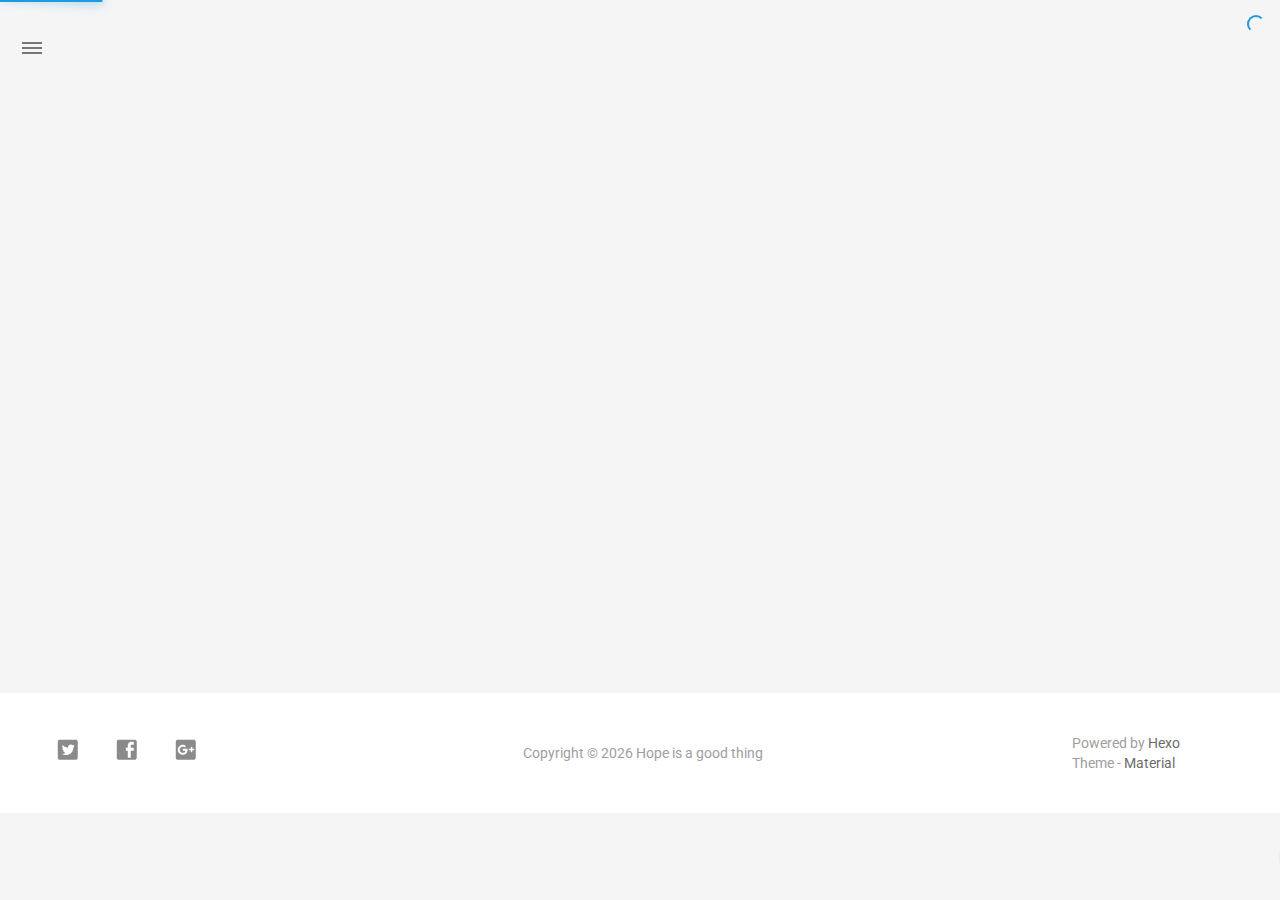
<file: archives/index.html>
<!DOCTYPE html>
<html style="display: none;" lang="en">
    <head>
    <meta charset="utf-8">
    <!--
        © Material Theme
        https://github.com/viosey/hexo-theme-material
        Version: 1.5.6 -->
    <script>
        window.materialVersion = "1.5.6"
        // Delete localstorage with these tags
        window.oldVersion = [
            'codestartv1',
            '1.3.4',
            '1.4.0',
            '1.4.0b1',
            '1.5.0',
            '1.5.2',
            '1.5.5'
        ]
    </script>

    <!-- dns prefetch -->
    <meta http-equiv="x-dns-prefetch-control" content="on">









    <link rel="dns-prefetch" href="https://fonts.googleapis.com"/>





    <!-- Meta & Info -->
    <meta http-equiv="X-UA-Compatible" content="IE=Edge,chrome=1">
    <meta name="renderer" content="webkit">
    <meta name="viewport" content="width=device-width, initial-scale=1, user-scalable=no">

    <!-- Title -->
    
    <title>
        
            Archives | 
        
        Hope is a good thing
    </title>

    <!-- Favicons -->
    <link rel="icon shortcut" type="image/ico" href="/img/favicon.png">
    <link rel="icon" href="/img/favicon.png">

    <meta name="format-detection" content="telephone=no"/>
    <meta name="description" itemprop="description" content="">
    <meta name="keywords" content="">
    <meta name="theme-color" content="#0097A7">

    <!-- Disable Fucking Bloody Baidu Tranformation -->
    <meta http-equiv="Cache-Control" content="no-transform" />
    <meta http-equiv="Cache-Control" content="no-siteapp" />

    <!--[if lte IE 9]>
        <link rel="stylesheet" href="/css/ie-blocker.css">

        
            <script src="/js/ie-blocker.en.js"></script>
        
    <![endif]-->

    <!-- Import lsloader -->
    <script>(function(){window.lsloader={jsRunSequence:[],jsnamemap:{},cssnamemap:{}};lsloader.removeLS=function(a){try{localStorage.removeItem(a)}catch(b){}};lsloader.setLS=function(a,c){try{localStorage.setItem(a,c)}catch(b){}};lsloader.getLS=function(a){var c="";try{c=localStorage.getItem(a)}catch(b){c=""}return c};versionString="/*"+(window.materialVersion||"unknownVersion")+"*/";lsloader.clean=function(){try{var b=[];for(var a=0;a<localStorage.length;a++){b.push(localStorage.key(a))}b.forEach(function(e){var f=lsloader.getLS(e);if(window.oldVersion){var d=window.oldVersion.reduce(function(g,h){return g||f.indexOf("/*"+h+"*/")!==-1},false);if(d){lsloader.removeLS(e)}}})}catch(c){}};lsloader.clean();lsloader.load=function(f,a,b,d){if(typeof b==="boolean"){d=b;b=undefined}d=d||false;b=b||function(){};var e;e=this.getLS(f);if(e&&e.indexOf(versionString)===-1){this.removeLS(f);this.requestResource(f,a,b,d);return}if(e){var c=e.split(versionString)[0];if(c!=a){console.log("reload:"+a);this.removeLS(f);this.requestResource(f,a,b,d);return}e=e.split(versionString)[1];if(d){this.jsRunSequence.push({name:f,code:e});this.runjs(a,f,e)}else{document.getElementById(f).appendChild(document.createTextNode(e));b()}}else{this.requestResource(f,a,b,d)}};lsloader.requestResource=function(b,e,a,c){var d=this;if(c){this.iojs(e,b,function(h,f,g){d.setLS(f,h+versionString+g);d.runjs(h,f,g)})}else{this.iocss(e,b,function(f){document.getElementById(b).appendChild(document.createTextNode(f));d.setLS(b,e+versionString+f)},a)}};lsloader.iojs=function(d,b,g){var a=this;a.jsRunSequence.push({name:b,code:""});try{var f=new XMLHttpRequest();f.open("get",d,true);f.onreadystatechange=function(){if(f.readyState==4){if((f.status>=200&&f.status<300)||f.status==304){if(f.response!=""){g(d,b,f.response);return}}a.jsfallback(d,b)}};f.send(null)}catch(c){a.jsfallback(d,b)}};lsloader.iocss=function(f,c,h,a){var b=this;try{var g=new XMLHttpRequest();g.open("get",f,true);g.onreadystatechange=function(){if(g.readyState==4){if((g.status>=200&&g.status<300)||g.status==304){if(g.response!=""){h(g.response);a();return}}b.cssfallback(f,c,a)}};g.send(null)}catch(d){b.cssfallback(f,c,a)}};lsloader.iofonts=function(f,c,h,a){var b=this;try{var g=new XMLHttpRequest();g.open("get",f,true);g.onreadystatechange=function(){if(g.readyState==4){if((g.status>=200&&g.status<300)||g.status==304){if(g.response!=""){h(g.response);a();return}}b.cssfallback(f,c,a)}};g.send(null)}catch(d){b.cssfallback(f,c,a)}};lsloader.runjs=function(f,c,e){if(!!c&&!!e){for(var b in this.jsRunSequence){if(this.jsRunSequence[b].name==c){this.jsRunSequence[b].code=e}}}if(!!this.jsRunSequence[0]&&!!this.jsRunSequence[0].code&&this.jsRunSequence[0].status!="failed"){var a=document.createElement("script");a.appendChild(document.createTextNode(this.jsRunSequence[0].code));a.type="text/javascript";document.getElementsByTagName("head")[0].appendChild(a);this.jsRunSequence.shift();if(this.jsRunSequence.length>0){this.runjs()}}else{if(!!this.jsRunSequence[0]&&this.jsRunSequence[0].status=="failed"){var d=this;var a=document.createElement("script");a.src=this.jsRunSequence[0].path;a.type="text/javascript";this.jsRunSequence[0].status="loading";a.onload=function(){d.jsRunSequence.shift();if(d.jsRunSequence.length>0){d.runjs()}};document.body.appendChild(a)}}};lsloader.tagLoad=function(b,a){this.jsRunSequence.push({name:a,code:"",path:b,status:"failed"});this.runjs()};lsloader.jsfallback=function(c,b){if(!!this.jsnamemap[b]){return}else{this.jsnamemap[b]=b}for(var a in this.jsRunSequence){if(this.jsRunSequence[a].name==b){this.jsRunSequence[a].code="";this.jsRunSequence[a].status="failed";this.jsRunSequence[a].path=c}}this.runjs()};lsloader.cssfallback=function(e,c,b){if(!!this.cssnamemap[c]){return}else{this.cssnamemap[c]=1}var d=document.createElement("link");d.type="text/css";d.href=e;d.rel="stylesheet";d.onload=d.onerror=b;var a=document.getElementsByTagName("script")[0];a.parentNode.insertBefore(d,a)};lsloader.runInlineScript=function(c,b){var a=document.getElementById(b).innerText;this.jsRunSequence.push({name:c,code:a});this.runjs()}})();</script>

    <!-- Import queue -->
    <script>function Queue(){this.dataStore=[];this.offer=b;this.poll=d;this.execNext=a;this.debug=false;this.startDebug=c;function b(e){if(this.debug){console.log("Offered a Queued Function.")}if(typeof e==="function"){this.dataStore.push(e)}else{console.log("You must offer a function.")}}function d(){if(this.debug){console.log("Polled a Queued Function.")}return this.dataStore.shift()}function a(){var e=this.poll();if(e!==undefined){if(this.debug){console.log("Run a Queued Function.")}e()}}function c(){this.debug=true}}var queue=new Queue();</script>

    <!-- Import CSS -->
    
        <style id="material_css"></style><script>if(typeof window.lsLoadCSSMaxNums === "undefined")window.lsLoadCSSMaxNums = 0;window.lsLoadCSSMaxNums++;lsloader.load("material_css","/css/material.min.css?Z7a72R1E4SxzBKR/WGctOA==",function(){if(typeof window.lsLoadCSSNums === "undefined")window.lsLoadCSSNums = 0;window.lsLoadCSSNums++;if(window.lsLoadCSSNums == window.lsLoadCSSMaxNums)document.documentElement.style.display="";}, false)</script>
        <style id="style_css"></style><script>if(typeof window.lsLoadCSSMaxNums === "undefined")window.lsLoadCSSMaxNums = 0;window.lsLoadCSSMaxNums++;lsloader.load("style_css","/css/style.min.css?NKhlKQkXw/c66TR5p4wO+w==",function(){if(typeof window.lsLoadCSSNums === "undefined")window.lsLoadCSSNums = 0;window.lsLoadCSSNums++;if(window.lsLoadCSSNums == window.lsLoadCSSMaxNums)document.documentElement.style.display="";}, false)</script>

        

    

    

    <!-- Config CSS -->

<!-- Other Styles -->
<style>
  body, html {
    font-family: Roboto, "Helvetica Neue", Helvetica, "PingFang SC", "Hiragino Sans GB", "Microsoft YaHei", "微软雅黑", Arial, sans-serif;
    overflow-x: hidden !important;
  }
  
  code {
    font-family: Consolas, Monaco, 'Andale Mono', 'Ubuntu Mono', monospace;
  }

  a {
    color: #00838F;
  }

  .mdl-card__media,
  #search-label,
  #search-form-label:after,
  #scheme-Paradox .hot_tags-count,
  #scheme-Paradox .sidebar_archives-count,
  #scheme-Paradox .sidebar-colored .sidebar-header,
  #scheme-Paradox .sidebar-colored .sidebar-badge{
    background-color: #0097A7 !important;
  }

  /* Sidebar User Drop Down Menu Text Color */
  #scheme-Paradox .sidebar-colored .sidebar-nav>.dropdown>.dropdown-menu>li>a:hover,
  #scheme-Paradox .sidebar-colored .sidebar-nav>.dropdown>.dropdown-menu>li>a:focus {
    color: #0097A7 !important;
  }

  #post_entry-right-info,
  .sidebar-colored .sidebar-nav li:hover > a,
  .sidebar-colored .sidebar-nav li:hover > a i,
  .sidebar-colored .sidebar-nav li > a:hover,
  .sidebar-colored .sidebar-nav li > a:hover i,
  .sidebar-colored .sidebar-nav li > a:focus i,
  .sidebar-colored .sidebar-nav > .open > a,
  .sidebar-colored .sidebar-nav > .open > a:hover,
  .sidebar-colored .sidebar-nav > .open > a:focus,
  #ds-reset #ds-ctx .ds-ctx-entry .ds-ctx-head a {
    color: #0097A7 !important;
  }

  .toTop {
    background: #757575 !important;
  }

  .material-layout .material-post>.material-nav,
  .material-layout .material-index>.material-nav,
  .material-nav a {
    color: #757575;
  }

  #scheme-Paradox .MD-burger-layer {
    background-color: #757575;
  }

  #scheme-Paradox #post-toc-trigger-btn {
    color: #757575;
  }

  .post-toc a:hover {
    color: #00838F;
    text-decoration: underline;
  }

</style>


<!-- Theme Background Related-->

    <style>
      body{
        background-color: #F5F5F5;
      }

      /* blog_info bottom background */
      #scheme-Paradox .material-layout .something-else .mdl-card__supporting-text{
        background-color: #fff;
      }
    </style>




<!-- Fade Effect -->

    <style>
      .fade {
        transition: all 800ms linear;
        -webkit-transform: translate3d(0,0,0);
        -moz-transform: translate3d(0,0,0);
        -ms-transform: translate3d(0,0,0);
        -o-transform: translate3d(0,0,0);
        transform: translate3d(0,0,0);
        opacity: 1;
      }

      .fade.out{
        opacity: 0;
      }
    </style>


<!-- Import Font -->
<!-- Import Roboto -->

    <link href="https://fonts.googleapis.com/css?family=Roboto:300,400,500" rel="stylesheet">


<!-- Import Material Icons -->


    <style id="material_icons"></style><script>if(typeof window.lsLoadCSSMaxNums === "undefined")window.lsLoadCSSMaxNums = 0;window.lsLoadCSSMaxNums++;lsloader.load("material_icons","/css/material-icons.css?pqhB/Rd/ab0H2+kZp0RDmw==",function(){if(typeof window.lsLoadCSSNums === "undefined")window.lsLoadCSSNums = 0;window.lsLoadCSSNums++;if(window.lsLoadCSSNums == window.lsLoadCSSMaxNums)document.documentElement.style.display="";}, false)</script>




    <!-- Import jQuery -->
    
        <script>lsloader.load("jq_js","/js/jquery.min.js?qcusAULNeBksqffqUM2+Ig==", true)</script>
    

    <!-- WebAPP Icons -->
    <meta name="mobile-web-app-capable" content="yes">
    <meta name="application-name" content="Hope is a good thing">
    <meta name="msapplication-starturl" content="http://yoursite.com/archives/">
    <meta name="msapplication-navbutton-color" content="#0097A7">
    <meta name="apple-mobile-web-app-capable" content="yes">
    <meta name="apple-mobile-web-app-title" content="Hope is a good thing">
    <meta name="apple-mobile-web-app-status-bar-style" content="black">
    <link rel="apple-touch-icon" href="/img/favicon.png">

    <!-- Site Verification -->
    
    

    <!-- RSS -->
    

    <!-- The Open Graph protocol -->
    <meta property="og:url" content="http://yoursite.com/archives/">
    <meta property="og:type" content="blog">
    <meta property="og:title" content="Archives | Hope is a good thing">
    <meta property="og:image" content="/img/favicon.png">
    <meta property="og:description" content="">
    

    

    <!-- The Twitter Card protocol -->
    <meta name="twitter:card" content="summary_large_image">

    <!-- Add canonical link for SEO -->
    
        <link rel="canonical" href="http://yoursite.com/archives/index.html" />
    

    <!-- Structured-data for SEO -->
    
        



    

    <!-- Analytics -->
    
    
    

    <!-- Custom Head -->
    

</head>


    
        <body id="scheme-Paradox" class="lazy">
            <div class="material-layout  mdl-js-layout has-drawer is-upgraded">
                

                <!-- Main Container -->
                <main class="material-layout__content" id="main">

                    <!-- Top Anchor -->
                    <div id="top"></div>

                    
                        <!-- Hamburger Button -->
                        <button class="MD-burger-icon sidebar-toggle">
                            <span id="MD-burger-id" class="MD-burger-layer"></span>
                        </button>
                    

                    <!-- Index Module -->
<div class="material-index mdl-grid">
    
    <div class="locate-thumbnail-symbol"></div>

    <!-- Pin on top -->
    

    <!-- Normal Post -->
    
        
            
                <!-- Paradox Thumbnail -->
                <div class="post_entry-module mdl-card mdl-shadow--2dp mdl-cell mdl-cell--12-col fade out">
    <!-- Post Thumbnail -->
    
        
            <!-- Random Thumbnail -->
            <div class="post_thumbnail-random mdl-card__media mdl-color-text--grey-50">
        
    

        <!-- Post Title -->
        <p class="article-headline-p"><a href="/2019/12/03/hello-world/">Hello World</a></p>
    </div>

    <!-- Post Excerpt -->
    <div class="mdl-color-text--grey-600 mdl-card__supporting-text post_entry-content">
        
            Welcome to Hexo
        
        &nbsp;&nbsp;&nbsp;
        <span>
            <a href="/2019/12/03/hello-world/" target="_self">Read more</a>
        </span>
    </div>
    <!-- Post_entry Info-->
    <div id="post_entry-info">
        <div id="post_entry-left-info" class="mdl-card__supporting-text meta mdl-color-text--grey-600 ">
            <!-- Author Avatar -->
            <div id="author-avatar">
                <img src="/img/avatar.png" width="44px" height="44px" alt="Joshua Chan's avatar">
            </div>
            <div>
                <strong>Joshua Chan</strong>
                <span>Dec 03, 2019</span>
            </div>
        </div>
        <div id="post_entry-right-info">
          

            

            

            <!-- Post Views -->
            <span class="post_entry-views">
            </span>
        </div>
    </div>
</div>

            
            
        
    

    

    
        <script type="text/ls-javascript" id="thumbnail-script">
    var randomNum;

    var locatePost = $('.locate-thumbnail-symbol').next();
    for(var i = 0; i < 10; i++) {
        randomNum = Math.floor(Math.random() * 19 + 1);

        locatePost.children('.post_thumbnail-random').attr('id', 'random_thumbnail-'+randomNum);
        locatePost.children('.post_thumbnail-random').attr('data-original', '/img/random/material-' + randomNum + '.png');
    $('.post_thumbnail-random').addClass('lazy');

        locatePost = locatePost.next();
    }
</script>

    
</div>


                    
                        <!-- Overlay For Active Sidebar -->
<div class="sidebar-overlay"></div>

<!-- Material sidebar -->
<aside id="sidebar" class="sidebar sidebar-colored sidebar-fixed-left" role="navigation">
    <div id="sidebar-main">
        <!-- Sidebar Header -->
        <div class="sidebar-header header-cover" style="background-image: url(/img/sidebar_header.png);">
    <!-- Top bar -->
    <div class="top-bar"></div>

    <!-- Sidebar toggle button -->
    <button type="button" class="sidebar-toggle mdl-button mdl-js-button mdl-js-ripple-effect mdl-button--icon" style="display: initial;" data-upgraded=",MaterialButton,MaterialRipple">
        <i class="material-icons">clear_all</i>
        <span class="mdl-button__ripple-container">
            <span class="mdl-ripple">
            </span>
        </span>
    </button>

    <!-- Sidebar Avatar -->
    <div class="sidebar-image">
        <img src="/img/avatar.png" alt="Joshua Chan's avatar">
    </div>

    <!-- Sidebar Email -->
    <a data-toggle="dropdown" class="sidebar-brand" href="#settings-dropdown">
        youremail@email.com
        <b class="caret"></b>
    </a>
</div>


        <!-- Sidebar Navigation  -->
        <ul class="nav sidebar-nav">
    <!-- User dropdown  -->
    <li class="dropdown">
        <ul id="settings-dropdown" class="dropdown-menu">
            
                <li>
                    <a href="#" target="_blank" title="Email Me">
                        
                            <i class="material-icons sidebar-material-icons sidebar-indent-left1pc-element">email</i>
                        
                        Email Me
                    </a>
                </li>
            
        </ul>
    </li>

    <!-- Homepage -->
    
        <li id="sidebar-first-li">
            <a href="/">
                
                    <i class="material-icons sidebar-material-icons">home</i>
                
                Home
            </a>
        </li>
        
    

    <!-- Archives  -->
    
        <li class="dropdown">
            <a href="#" class="ripple-effect dropdown-toggle" data-toggle="dropdown">
                
                    <i class="material-icons sidebar-material-icons">inbox</i>
                
                    Archives
                <b class="caret"></b>
            </a>
            <ul class="dropdown-menu">
            <li>
                <a class="sidebar_archives-link" href="/archives/2019/12/">December 2019<span class="sidebar_archives-count">1</span></a>
            </ul>
        </li>
        
    

    <!-- Categories  -->
    

    <!-- Pages  -->
    

    <!-- Article Number  -->
    
</ul>


        <!-- Sidebar Footer -->
        <!--
I'm glad you use this theme, the development is no so easy, I hope you can keep the copyright, I will thank you so much.
If you still want to delete the copyrights, could you still retain the first one? Which namely "Theme Material"
It will not impact the appearance and can give developers a lot of support :)

很高兴您使用并喜欢该主题，开发不易 十分谢谢与希望您可以保留一下版权声明。
如果您仍然想删除的话 能否只保留第一项呢？即 "Theme Material"
它不会影响美观并可以给开发者很大的支持和动力。 :)
-->

<!-- Sidebar Divider -->

    <div class="sidebar-divider"></div>


<!-- Theme Material -->

    <a href="https://github.com/viosey/hexo-theme-material"  class="sidebar-footer-text-a" target="_blank">
        <div class="sidebar-text mdl-button mdl-js-button mdl-js-ripple-effect sidebar-footer-text-div" data-upgraded=",MaterialButton,MaterialRipple">
            Theme - Material
            <span class="sidebar-badge badge-circle">i</span>
        </div>
    </a>


<!-- Help & Support -->
<!--

-->

<!-- Feedback -->
<!--

-->

<!-- About Theme -->
<!--

-->

    </div>

    <!-- Sidebar Image -->
    

</aside>

                    

                    
                        <!-- Footer Top Button -->
                        <div id="back-to-top" class="toTop-wrap">
    <a href="#top" class="toTop">
        <i class="material-icons footer_top-i">expand_less</i>
    </a>
</div>

                    

                    <!--Footer-->
<footer class="mdl-mini-footer" id="bottom">
    
        <!-- Paradox Footer Left Section -->
        <div class="mdl-mini-footer--left-section sns-list">
    <!-- Twitter -->
    
        <a href="https://twitter.com/twitter" target="_blank">
            <button class="mdl-mini-footer--social-btn social-btn footer-sns-twitter">
                <span class="visuallyhidden">Twitter</span>
            </button><!--
     --></a>
    

    <!-- Facebook -->
    
        <a href="https://www.facebook.com/facebook" target="_blank">
            <button class="mdl-mini-footer--social-btn social-btn footer-sns-facebook">
                <span class="visuallyhidden">Facebook</span>
            </button><!--
     --></a>
    

    <!-- Google + -->
    
        <a href="https://www.google.com/" target="_blank">
            <button class="mdl-mini-footer--social-btn social-btn footer-sns-gplus">
                <span class="visuallyhidden">Google Plus</span>
            </button><!--
     --></a>
    

    <!-- Weibo -->
    

    <!-- Instagram -->
    

    <!-- Tumblr -->
    

    <!-- Github -->
    

    <!-- LinkedIn -->
    

    <!-- Zhihu -->
    

    <!-- Bilibili -->
    

    <!-- Telegram -->
    

    <!-- V2EX -->
    

    <!-- Segmentfault -->
    
</div>


        <!--Copyright-->
        <div id="copyright">
            Copyright&nbsp;©&nbsp;<span year></span>&nbsp;Hope is a good thing
            
        </div>

        <!-- Paradox Footer Right Section -->

        <!--
        I am glad you use this theme, the development is no so easy, I hope you can keep the copyright.
        It will not impact the appearance and can give developers a lot of support :)

        很高兴您使用该主题，开发不易，希望您可以保留一下版权声明。
        它不会影响美观并可以给开发者很大的支持。 :)
        -->

        <div class="mdl-mini-footer--right-section">
            <div>
                <div class="footer-develop-div">Powered by <a href="https://hexo.io" target="_blank" class="footer-develop-a">Hexo</a></div>
                <div class="footer-develop-div">Theme - <a href="https://github.com/viosey/hexo-theme-material" target="_blank" class="footer-develop-a">Material</a></div>
            </div>
        </div>
    
</footer>


                    <!-- Import JS File -->

    <script>lsloader.load("lazyload_js","/js/lazyload.min.js?1BcfzuNXqV+ntF6gq+5X3Q==", true)</script>



    <script>lsloader.load("js_js","/js/js.min.js?Bn9UzEm8RrBSxqyZB0zPjA==", true)</script>



    <script>lsloader.load("np_js","/js/nprogress.js?pl3Qhb9lvqR1FlyLUna1Yw==", true)</script>


<script type="text/ls-javascript" id="NProgress-script">
    NProgress.configure({
        showSpinner: true
    });
    NProgress.start();
    $('#nprogress .bar').css({
        'background': '#29d'
    });
    $('#nprogress .peg').css({
        'box-shadow': '0 0 10px #29d, 0 0 15px #29d'
    });
    $('#nprogress .spinner-icon').css({
        'border-top-color': '#29d',
        'border-left-color': '#29d'
    });
    setTimeout(function() {
        NProgress.done();
        $('.fade').removeClass('out');
    }, 800);
</script>













<!-- UC Browser Compatible -->
<script>
	var agent = navigator.userAgent.toLowerCase();
	if(agent.indexOf('ucbrowser')>0) {
		document.write('<link rel="stylesheet" href="/css/uc.css">');
	   alert('由于 UC 浏览器使用极旧的内核，而本网站使用了一些新的特性。\n为了您能更好的浏览，推荐使用 Chrome 或 Firefox 浏览器。');
	}
</script>

<!-- Import prettify js  -->



<!-- Window Load -->
<!-- add class for prettify -->
<script type="text/ls-javascript" id="window-load">
    $(window).on('load', function() {
        // Post_Toc parent position fixed
        $('.post-toc-wrap').parent('.mdl-menu__container').css('position', 'fixed');
    });

    
    
</script>

<!-- MathJax Load-->


<!-- Bing Background -->


<script type="text/ls-javascript" id="lazy-load">
    // Offer LazyLoad
    queue.offer(function(){
        $('.lazy').lazyload({
            effect : 'show'
        });
    });

    // Start Queue
    $(document).ready(function(){
        setInterval(function(){
            queue.execNext();
        },200);
    });
</script>

<!-- Custom Footer -->



<script>
    var copyrightNow = new Date().getFullYear();
    var textContent = document.querySelector('span[year]')

    copyrightSince = 0000;
    if (copyrightSince === copyrightNow||copyrightSince === 0000) {
        textContent.textContent = copyrightNow
    } else {
        textContent.textContent = copyrightSince + ' - ' + copyrightNow
    }

    (function(){
        var scriptList = document.querySelectorAll('script[type="text/ls-javascript"]')

        for (var i = 0; i < scriptList.length; ++i) {
            var item = scriptList[i];
            lsloader.runInlineScript(item.id,item.id);
        }
    })()
console.log('\n %c © Material Theme | Version: 1.5.6 | https://github.com/viosey/hexo-theme-material %c \n', 'color:#455a64;background:#e0e0e0;padding:5px 0;border-top-left-radius:5px;border-bottom-left-radius:5px;', 'color:#455a64;background:#e0e0e0;padding:5px 0;border-top-right-radius:5px;border-bottom-right-radius:5px;');
</script>

                </main>
            </div>
        </body>
    
</html>
</file>
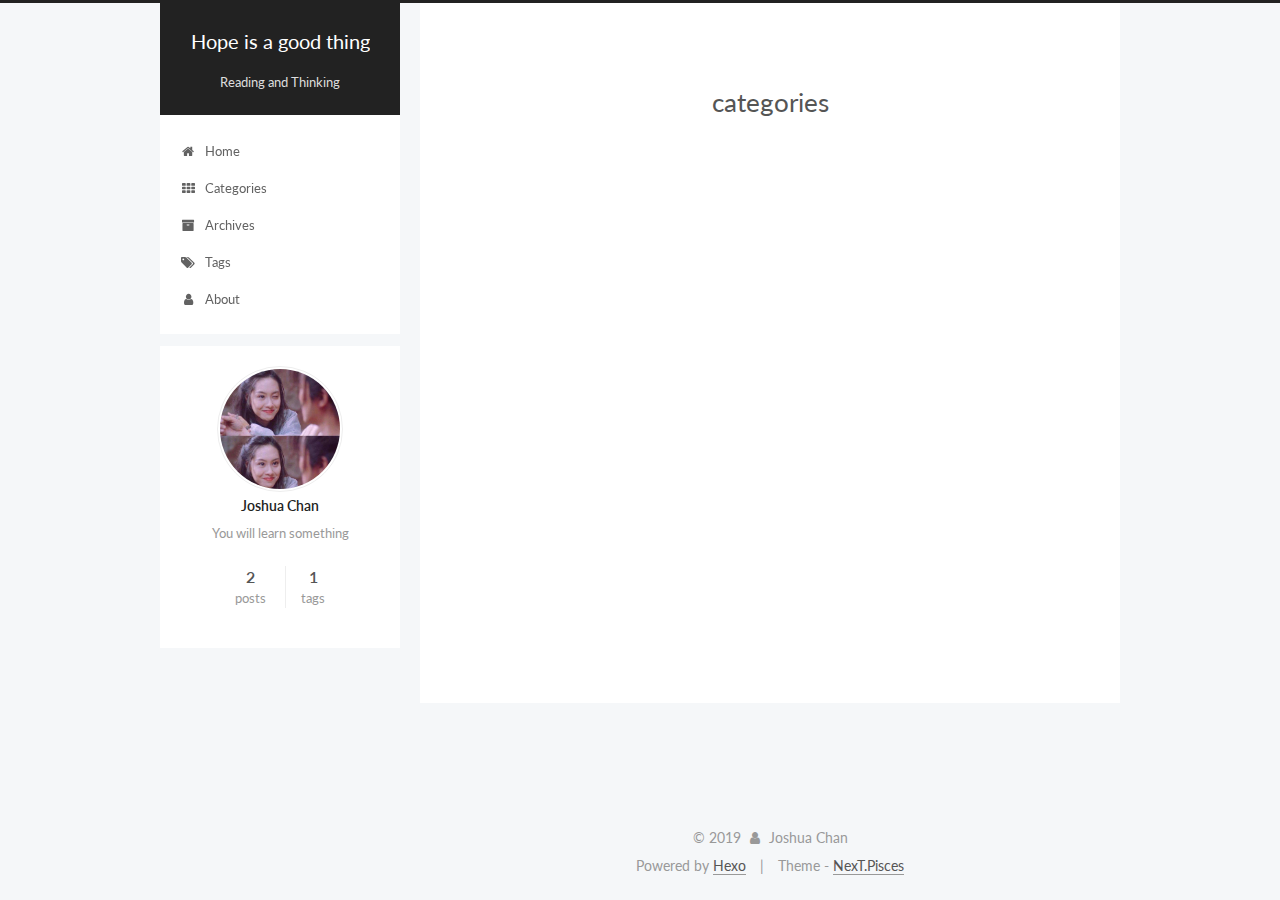
<file: categories/index.html>
<!DOCTYPE html>



  


<html class="theme-next pisces use-motion" lang="en">
<head>
  <meta charset="UTF-8"/>
<meta http-equiv="X-UA-Compatible" content="IE=edge" />
<meta name="viewport" content="width=device-width, initial-scale=1, maximum-scale=1"/>
<meta name="theme-color" content="#222">









<meta http-equiv="Cache-Control" content="no-transform" />
<meta http-equiv="Cache-Control" content="no-siteapp" />















  
  
  <link href="/lib/fancybox/source/jquery.fancybox.css?v=2.1.5" rel="stylesheet" type="text/css" />




  
  
  
  

  
    
    
  

  

  

  

  

  
    
    
    <link href="//fonts.googleapis.com/css?family=Lato:300,300italic,400,400italic,700,700italic&subset=latin,latin-ext" rel="stylesheet" type="text/css">
  






<link href="/lib/font-awesome/css/font-awesome.min.css?v=4.6.2" rel="stylesheet" type="text/css" />

<link href="/css/main.css?v=5.1.2" rel="stylesheet" type="text/css" />


  <meta name="keywords" content="Hexo, NexT" />








  <link rel="shortcut icon" type="image/x-icon" href="/images/favicon-32x32.ico?v=5.1.2" />






<meta name="description" content="You will learn something">
<meta property="og:type" content="website">
<meta property="og:title" content="categories">
<meta property="og:url" content="http:&#x2F;&#x2F;yoursite.com&#x2F;categories&#x2F;index.html">
<meta property="og:site_name" content="Hope is a good thing">
<meta property="og:description" content="You will learn something">
<meta property="og:locale" content="en">
<meta property="og:updated_time" content="2019-12-15T08:38:50.319Z">
<meta name="twitter:card" content="summary">



<script type="text/javascript" id="hexo.configurations">
  var NexT = window.NexT || {};
  var CONFIG = {
    root: '/',
    scheme: 'Pisces',
    sidebar: {"position":"left","display":"post","offset":12,"offset_float":12,"b2t":false,"scrollpercent":false,"onmobile":false},
    fancybox: true,
    tabs: true,
    motion: true,
    duoshuo: {
      userId: '0',
      author: 'Author'
    },
    algolia: {
      applicationID: '',
      apiKey: '',
      indexName: '',
      hits: {"per_page":10},
      labels: {"input_placeholder":"Search for Posts","hits_empty":"We didn't find any results for the search: ${query}","hits_stats":"${hits} results found in ${time} ms"}
    }
  };
</script>



  <link rel="canonical" href="http://yoursite.com/categories/"/>





  <title>categories | Hope is a good thing</title>
  














</head>

<body itemscope itemtype="http://schema.org/WebPage" lang="en">

  
  
    
  

  <div class="container sidebar-position-left page-post-detail ">
    <div class="headband"></div>

    <header id="header" class="header" itemscope itemtype="http://schema.org/WPHeader">
      <div class="header-inner"><div class="site-brand-wrapper">
  <div class="site-meta ">
    

    <div class="custom-logo-site-title">
      <a href="/"  class="brand" rel="start">
        <span class="logo-line-before"><i></i></span>
        <span class="site-title">Hope is a good thing</span>
        <span class="logo-line-after"><i></i></span>
      </a>
    </div>
      
        <p class="site-subtitle">Reading and Thinking</p>
      
  </div>

  <div class="site-nav-toggle">
    <button>
      <span class="btn-bar"></span>
      <span class="btn-bar"></span>
      <span class="btn-bar"></span>
    </button>
  </div>
</div>

<nav class="site-nav">
  

  
    <ul id="menu" class="menu">
      
        
        <li class="menu-item menu-item-home">
          <a href="/" rel="section">
            
              <i class="menu-item-icon fa fa-fw fa-home"></i> <br />
            
            Home
          </a>
        </li>
      
        
        <li class="menu-item menu-item-categories">
          <a href="/categories/" rel="section">
            
              <i class="menu-item-icon fa fa-fw fa-th"></i> <br />
            
            Categories
          </a>
        </li>
      
        
        <li class="menu-item menu-item-archives">
          <a href="/archives/" rel="section">
            
              <i class="menu-item-icon fa fa-fw fa-archive"></i> <br />
            
            Archives
          </a>
        </li>
      
        
        <li class="menu-item menu-item-tags">
          <a href="/tags/" rel="section">
            
              <i class="menu-item-icon fa fa-fw fa-tags"></i> <br />
            
            Tags
          </a>
        </li>
      
        
        <li class="menu-item menu-item-about">
          <a href="/about/" rel="section">
            
              <i class="menu-item-icon fa fa-fw fa-user"></i> <br />
            
            About
          </a>
        </li>
      

      
    </ul>
  

  
</nav>



 </div>
    </header>

    <main id="main" class="main">
      <div class="main-inner">
        <div class="content-wrap">
          <div id="content" class="content">
            

  <div id="posts" class="posts-expand">
    
    
    
    <div class="post-block page">
      <header class="post-header">

	<h1 class="post-title" itemprop="name headline">categories</h1>



</header>

      
      
      
      <div class="post-body">
        
        
          
        
      </div>
      
      
      
    </div>
    
    
    
  </div>


          </div>
          


          
  <div class="comments" id="comments">
    
      <div id="lv-container" data-id="city" data-uid="MTAyMC80NzkzOS8yNDQzNg=="></div>
    
  </div>


        </div>
        
          
  
  <div class="sidebar-toggle">
    <div class="sidebar-toggle-line-wrap">
      <span class="sidebar-toggle-line sidebar-toggle-line-first"></span>
      <span class="sidebar-toggle-line sidebar-toggle-line-middle"></span>
      <span class="sidebar-toggle-line sidebar-toggle-line-last"></span>
    </div>
  </div>

  <aside id="sidebar" class="sidebar">
    
    <div class="sidebar-inner">

      

      

      <section class="site-overview sidebar-panel sidebar-panel-active">
        <div class="site-author motion-element" itemprop="author" itemscope itemtype="http://schema.org/Person">
          <img class="site-author-image" itemprop="image"
               src="/images/avatar.jpeg"
               alt="Joshua Chan" />
          <p class="site-author-name" itemprop="name">Joshua Chan</p>
           
              <p class="site-description motion-element" itemprop="description">You will learn something</p>
          
        </div>
        <nav class="site-state motion-element">

          
            <div class="site-state-item site-state-posts">
              <a href="/archives/">
                <span class="site-state-item-count">2</span>
                <span class="site-state-item-name">posts</span>
              </a>
            </div>
          

          

          
            
            
            <div class="site-state-item site-state-tags">
              
                <span class="site-state-item-count">1</span>
                <span class="site-state-item-name">tags</span>
              
            </div>
          

        </nav>

        

        <div class="links-of-author motion-element">
          
        </div>

        
        

        
        

        


      </section>

      

      

    </div>
  </aside>


        
      </div>
    </main>

    <footer id="footer" class="footer">
      <div class="footer-inner">
        <div class="copyright" >
  
  &copy; 
  <span itemprop="copyrightYear">2019</span>
  <span class="with-love">
    <i class="fa fa-user"></i>
  </span>
  <span class="author" itemprop="copyrightHolder">Joshua Chan</span>
</div>


<div class="powered-by">
  Powered by <a class="theme-link" href="https://hexo.io" target="_blank" rel="noopener">Hexo</a>
</div>

<div class="theme-info">
  Theme -
  <a class="theme-link" href="https://github.com/iissnan/hexo-theme-next" target="_blank" rel="noopener">
    NexT.Pisces
  </a>
</div>


        

        
      </div>
    </footer>

    
      <div class="back-to-top">
        <i class="fa fa-arrow-up"></i>
        
      </div>
    

  </div>

  

<script type="text/javascript">
  if (Object.prototype.toString.call(window.Promise) !== '[object Function]') {
    window.Promise = null;
  }
</script>









  












  
  <script type="text/javascript" src="/lib/jquery/index.js?v=2.1.3"></script>

  
  <script type="text/javascript" src="/lib/fastclick/lib/fastclick.min.js?v=1.0.6"></script>

  
  <script type="text/javascript" src="/lib/jquery_lazyload/jquery.lazyload.js?v=1.9.7"></script>

  
  <script type="text/javascript" src="/lib/velocity/velocity.min.js?v=1.2.1"></script>

  
  <script type="text/javascript" src="/lib/velocity/velocity.ui.min.js?v=1.2.1"></script>

  
  <script type="text/javascript" src="/lib/fancybox/source/jquery.fancybox.pack.js?v=2.1.5"></script>


  


  <script type="text/javascript" src="/js/src/utils.js?v=5.1.2"></script>

  <script type="text/javascript" src="/js/src/motion.js?v=5.1.2"></script>



  
  


  <script type="text/javascript" src="/js/src/affix.js?v=5.1.2"></script>

  <script type="text/javascript" src="/js/src/schemes/pisces.js?v=5.1.2"></script>



  
    <script type="text/javascript" src="/js/src/scrollspy.js?v=5.1.2"></script>
<script type="text/javascript" src="/js/src/post-details.js?v=5.1.2"></script>

  

  


  <script type="text/javascript" src="/js/src/bootstrap.js?v=5.1.2"></script>



  


  




	





  





  
    <script type="text/javascript">
      (function(d, s) {
        var j, e = d.getElementsByTagName(s)[0];
        if (typeof LivereTower === 'function') { return; }
        j = d.createElement(s);
        j.src = 'https://cdn-city.livere.com/js/embed.dist.js';
        j.async = true;
        e.parentNode.insertBefore(j, e);
      })(document, 'script');
    </script>
  






  





  

  

  

  

  

  

</body>
</html>
</file>
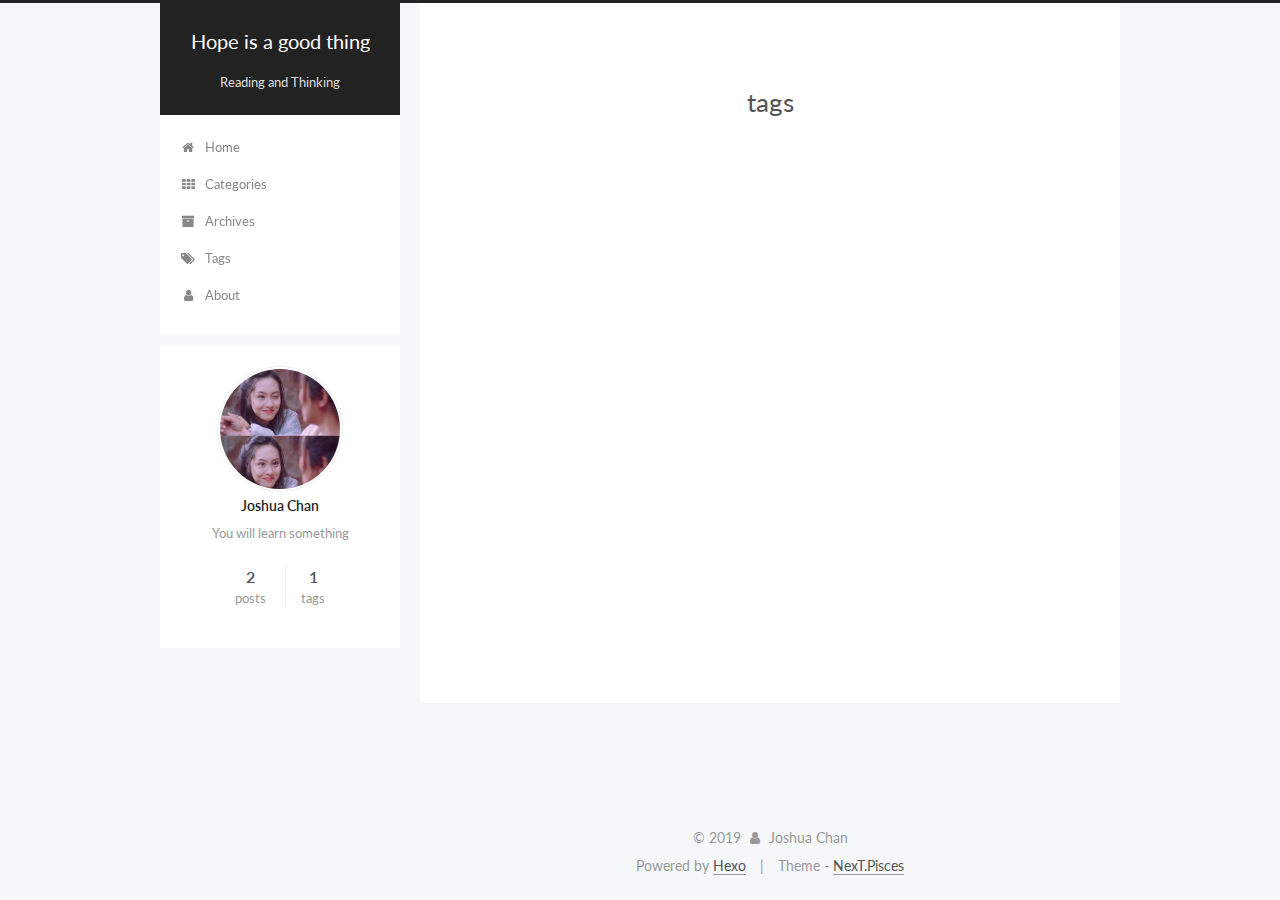
<file: tags/index.html>
<!DOCTYPE html>



  


<html class="theme-next pisces use-motion" lang="en">
<head>
  <meta charset="UTF-8"/>
<meta http-equiv="X-UA-Compatible" content="IE=edge" />
<meta name="viewport" content="width=device-width, initial-scale=1, maximum-scale=1"/>
<meta name="theme-color" content="#222">









<meta http-equiv="Cache-Control" content="no-transform" />
<meta http-equiv="Cache-Control" content="no-siteapp" />















  
  
  <link href="/lib/fancybox/source/jquery.fancybox.css?v=2.1.5" rel="stylesheet" type="text/css" />




  
  
  
  

  
    
    
  

  

  

  

  

  
    
    
    <link href="//fonts.googleapis.com/css?family=Lato:300,300italic,400,400italic,700,700italic&subset=latin,latin-ext" rel="stylesheet" type="text/css">
  






<link href="/lib/font-awesome/css/font-awesome.min.css?v=4.6.2" rel="stylesheet" type="text/css" />

<link href="/css/main.css?v=5.1.2" rel="stylesheet" type="text/css" />


  <meta name="keywords" content="Hexo, NexT" />








  <link rel="shortcut icon" type="image/x-icon" href="/images/favicon-32x32.ico?v=5.1.2" />






<meta name="description" content="You will learn something">
<meta property="og:type" content="website">
<meta property="og:title" content="tags">
<meta property="og:url" content="http:&#x2F;&#x2F;yoursite.com&#x2F;tags&#x2F;index.html">
<meta property="og:site_name" content="Hope is a good thing">
<meta property="og:description" content="You will learn something">
<meta property="og:locale" content="en">
<meta property="og:updated_time" content="2019-12-15T08:27:37.042Z">
<meta name="twitter:card" content="summary">



<script type="text/javascript" id="hexo.configurations">
  var NexT = window.NexT || {};
  var CONFIG = {
    root: '/',
    scheme: 'Pisces',
    sidebar: {"position":"left","display":"post","offset":12,"offset_float":12,"b2t":false,"scrollpercent":false,"onmobile":false},
    fancybox: true,
    tabs: true,
    motion: true,
    duoshuo: {
      userId: '0',
      author: 'Author'
    },
    algolia: {
      applicationID: '',
      apiKey: '',
      indexName: '',
      hits: {"per_page":10},
      labels: {"input_placeholder":"Search for Posts","hits_empty":"We didn't find any results for the search: ${query}","hits_stats":"${hits} results found in ${time} ms"}
    }
  };
</script>



  <link rel="canonical" href="http://yoursite.com/tags/"/>





  <title>tags | Hope is a good thing</title>
  














</head>

<body itemscope itemtype="http://schema.org/WebPage" lang="en">

  
  
    
  

  <div class="container sidebar-position-left page-post-detail ">
    <div class="headband"></div>

    <header id="header" class="header" itemscope itemtype="http://schema.org/WPHeader">
      <div class="header-inner"><div class="site-brand-wrapper">
  <div class="site-meta ">
    

    <div class="custom-logo-site-title">
      <a href="/"  class="brand" rel="start">
        <span class="logo-line-before"><i></i></span>
        <span class="site-title">Hope is a good thing</span>
        <span class="logo-line-after"><i></i></span>
      </a>
    </div>
      
        <p class="site-subtitle">Reading and Thinking</p>
      
  </div>

  <div class="site-nav-toggle">
    <button>
      <span class="btn-bar"></span>
      <span class="btn-bar"></span>
      <span class="btn-bar"></span>
    </button>
  </div>
</div>

<nav class="site-nav">
  

  
    <ul id="menu" class="menu">
      
        
        <li class="menu-item menu-item-home">
          <a href="/" rel="section">
            
              <i class="menu-item-icon fa fa-fw fa-home"></i> <br />
            
            Home
          </a>
        </li>
      
        
        <li class="menu-item menu-item-categories">
          <a href="/categories/" rel="section">
            
              <i class="menu-item-icon fa fa-fw fa-th"></i> <br />
            
            Categories
          </a>
        </li>
      
        
        <li class="menu-item menu-item-archives">
          <a href="/archives/" rel="section">
            
              <i class="menu-item-icon fa fa-fw fa-archive"></i> <br />
            
            Archives
          </a>
        </li>
      
        
        <li class="menu-item menu-item-tags">
          <a href="/tags/" rel="section">
            
              <i class="menu-item-icon fa fa-fw fa-tags"></i> <br />
            
            Tags
          </a>
        </li>
      
        
        <li class="menu-item menu-item-about">
          <a href="/about/" rel="section">
            
              <i class="menu-item-icon fa fa-fw fa-user"></i> <br />
            
            About
          </a>
        </li>
      

      
    </ul>
  

  
</nav>



 </div>
    </header>

    <main id="main" class="main">
      <div class="main-inner">
        <div class="content-wrap">
          <div id="content" class="content">
            

  <div id="posts" class="posts-expand">
    
    
    
    <div class="post-block page">
      <header class="post-header">

	<h1 class="post-title" itemprop="name headline">tags</h1>



</header>

      
      
      
      <div class="post-body">
        
        
          
        
      </div>
      
      
      
    </div>
    
    
    
  </div>


          </div>
          


          
  <div class="comments" id="comments">
    
      <div id="lv-container" data-id="city" data-uid="MTAyMC80NzkzOS8yNDQzNg=="></div>
    
  </div>


        </div>
        
          
  
  <div class="sidebar-toggle">
    <div class="sidebar-toggle-line-wrap">
      <span class="sidebar-toggle-line sidebar-toggle-line-first"></span>
      <span class="sidebar-toggle-line sidebar-toggle-line-middle"></span>
      <span class="sidebar-toggle-line sidebar-toggle-line-last"></span>
    </div>
  </div>

  <aside id="sidebar" class="sidebar">
    
    <div class="sidebar-inner">

      

      

      <section class="site-overview sidebar-panel sidebar-panel-active">
        <div class="site-author motion-element" itemprop="author" itemscope itemtype="http://schema.org/Person">
          <img class="site-author-image" itemprop="image"
               src="/images/avatar.jpeg"
               alt="Joshua Chan" />
          <p class="site-author-name" itemprop="name">Joshua Chan</p>
           
              <p class="site-description motion-element" itemprop="description">You will learn something</p>
          
        </div>
        <nav class="site-state motion-element">

          
            <div class="site-state-item site-state-posts">
              <a href="/archives/">
                <span class="site-state-item-count">2</span>
                <span class="site-state-item-name">posts</span>
              </a>
            </div>
          

          

          
            
            
            <div class="site-state-item site-state-tags">
              
                <span class="site-state-item-count">1</span>
                <span class="site-state-item-name">tags</span>
              
            </div>
          

        </nav>

        

        <div class="links-of-author motion-element">
          
        </div>

        
        

        
        

        


      </section>

      

      

    </div>
  </aside>


        
      </div>
    </main>

    <footer id="footer" class="footer">
      <div class="footer-inner">
        <div class="copyright" >
  
  &copy; 
  <span itemprop="copyrightYear">2019</span>
  <span class="with-love">
    <i class="fa fa-user"></i>
  </span>
  <span class="author" itemprop="copyrightHolder">Joshua Chan</span>
</div>


<div class="powered-by">
  Powered by <a class="theme-link" href="https://hexo.io" target="_blank" rel="noopener">Hexo</a>
</div>

<div class="theme-info">
  Theme -
  <a class="theme-link" href="https://github.com/iissnan/hexo-theme-next" target="_blank" rel="noopener">
    NexT.Pisces
  </a>
</div>


        

        
      </div>
    </footer>

    
      <div class="back-to-top">
        <i class="fa fa-arrow-up"></i>
        
      </div>
    

  </div>

  

<script type="text/javascript">
  if (Object.prototype.toString.call(window.Promise) !== '[object Function]') {
    window.Promise = null;
  }
</script>









  












  
  <script type="text/javascript" src="/lib/jquery/index.js?v=2.1.3"></script>

  
  <script type="text/javascript" src="/lib/fastclick/lib/fastclick.min.js?v=1.0.6"></script>

  
  <script type="text/javascript" src="/lib/jquery_lazyload/jquery.lazyload.js?v=1.9.7"></script>

  
  <script type="text/javascript" src="/lib/velocity/velocity.min.js?v=1.2.1"></script>

  
  <script type="text/javascript" src="/lib/velocity/velocity.ui.min.js?v=1.2.1"></script>

  
  <script type="text/javascript" src="/lib/fancybox/source/jquery.fancybox.pack.js?v=2.1.5"></script>


  


  <script type="text/javascript" src="/js/src/utils.js?v=5.1.2"></script>

  <script type="text/javascript" src="/js/src/motion.js?v=5.1.2"></script>



  
  


  <script type="text/javascript" src="/js/src/affix.js?v=5.1.2"></script>

  <script type="text/javascript" src="/js/src/schemes/pisces.js?v=5.1.2"></script>



  
    <script type="text/javascript" src="/js/src/scrollspy.js?v=5.1.2"></script>
<script type="text/javascript" src="/js/src/post-details.js?v=5.1.2"></script>

  

  


  <script type="text/javascript" src="/js/src/bootstrap.js?v=5.1.2"></script>



  


  




	





  





  
    <script type="text/javascript">
      (function(d, s) {
        var j, e = d.getElementsByTagName(s)[0];
        if (typeof LivereTower === 'function') { return; }
        j = d.createElement(s);
        j.src = 'https://cdn-city.livere.com/js/embed.dist.js';
        j.async = true;
        e.parentNode.insertBefore(j, e);
      })(document, 'script');
    </script>
  






  





  

  

  

  

  

  

</body>
</html>
</file>
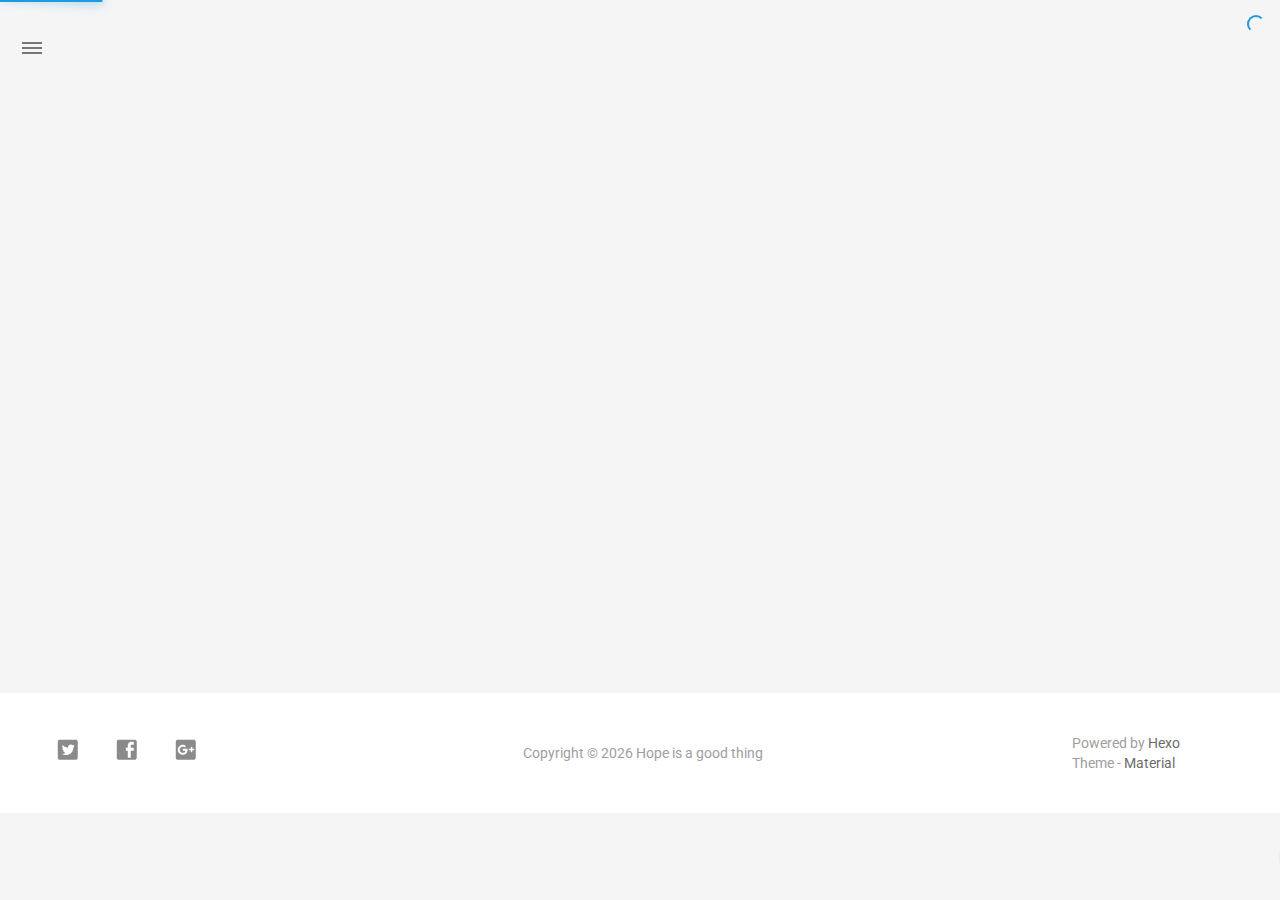
<file: archives/2019/index.html>
<!DOCTYPE html>
<html style="display: none;" lang="en">
    <head>
    <meta charset="utf-8">
    <!--
        © Material Theme
        https://github.com/viosey/hexo-theme-material
        Version: 1.5.6 -->
    <script>
        window.materialVersion = "1.5.6"
        // Delete localstorage with these tags
        window.oldVersion = [
            'codestartv1',
            '1.3.4',
            '1.4.0',
            '1.4.0b1',
            '1.5.0',
            '1.5.2',
            '1.5.5'
        ]
    </script>

    <!-- dns prefetch -->
    <meta http-equiv="x-dns-prefetch-control" content="on">









    <link rel="dns-prefetch" href="https://fonts.googleapis.com"/>





    <!-- Meta & Info -->
    <meta http-equiv="X-UA-Compatible" content="IE=Edge,chrome=1">
    <meta name="renderer" content="webkit">
    <meta name="viewport" content="width=device-width, initial-scale=1, user-scalable=no">

    <!-- Title -->
    
    <title>
        
            Archives: 2019 | 
        
        Hope is a good thing
    </title>

    <!-- Favicons -->
    <link rel="icon shortcut" type="image/ico" href="/img/favicon.png">
    <link rel="icon" href="/img/favicon.png">

    <meta name="format-detection" content="telephone=no"/>
    <meta name="description" itemprop="description" content="">
    <meta name="keywords" content="">
    <meta name="theme-color" content="#0097A7">

    <!-- Disable Fucking Bloody Baidu Tranformation -->
    <meta http-equiv="Cache-Control" content="no-transform" />
    <meta http-equiv="Cache-Control" content="no-siteapp" />

    <!--[if lte IE 9]>
        <link rel="stylesheet" href="/css/ie-blocker.css">

        
            <script src="/js/ie-blocker.en.js"></script>
        
    <![endif]-->

    <!-- Import lsloader -->
    <script>(function(){window.lsloader={jsRunSequence:[],jsnamemap:{},cssnamemap:{}};lsloader.removeLS=function(a){try{localStorage.removeItem(a)}catch(b){}};lsloader.setLS=function(a,c){try{localStorage.setItem(a,c)}catch(b){}};lsloader.getLS=function(a){var c="";try{c=localStorage.getItem(a)}catch(b){c=""}return c};versionString="/*"+(window.materialVersion||"unknownVersion")+"*/";lsloader.clean=function(){try{var b=[];for(var a=0;a<localStorage.length;a++){b.push(localStorage.key(a))}b.forEach(function(e){var f=lsloader.getLS(e);if(window.oldVersion){var d=window.oldVersion.reduce(function(g,h){return g||f.indexOf("/*"+h+"*/")!==-1},false);if(d){lsloader.removeLS(e)}}})}catch(c){}};lsloader.clean();lsloader.load=function(f,a,b,d){if(typeof b==="boolean"){d=b;b=undefined}d=d||false;b=b||function(){};var e;e=this.getLS(f);if(e&&e.indexOf(versionString)===-1){this.removeLS(f);this.requestResource(f,a,b,d);return}if(e){var c=e.split(versionString)[0];if(c!=a){console.log("reload:"+a);this.removeLS(f);this.requestResource(f,a,b,d);return}e=e.split(versionString)[1];if(d){this.jsRunSequence.push({name:f,code:e});this.runjs(a,f,e)}else{document.getElementById(f).appendChild(document.createTextNode(e));b()}}else{this.requestResource(f,a,b,d)}};lsloader.requestResource=function(b,e,a,c){var d=this;if(c){this.iojs(e,b,function(h,f,g){d.setLS(f,h+versionString+g);d.runjs(h,f,g)})}else{this.iocss(e,b,function(f){document.getElementById(b).appendChild(document.createTextNode(f));d.setLS(b,e+versionString+f)},a)}};lsloader.iojs=function(d,b,g){var a=this;a.jsRunSequence.push({name:b,code:""});try{var f=new XMLHttpRequest();f.open("get",d,true);f.onreadystatechange=function(){if(f.readyState==4){if((f.status>=200&&f.status<300)||f.status==304){if(f.response!=""){g(d,b,f.response);return}}a.jsfallback(d,b)}};f.send(null)}catch(c){a.jsfallback(d,b)}};lsloader.iocss=function(f,c,h,a){var b=this;try{var g=new XMLHttpRequest();g.open("get",f,true);g.onreadystatechange=function(){if(g.readyState==4){if((g.status>=200&&g.status<300)||g.status==304){if(g.response!=""){h(g.response);a();return}}b.cssfallback(f,c,a)}};g.send(null)}catch(d){b.cssfallback(f,c,a)}};lsloader.iofonts=function(f,c,h,a){var b=this;try{var g=new XMLHttpRequest();g.open("get",f,true);g.onreadystatechange=function(){if(g.readyState==4){if((g.status>=200&&g.status<300)||g.status==304){if(g.response!=""){h(g.response);a();return}}b.cssfallback(f,c,a)}};g.send(null)}catch(d){b.cssfallback(f,c,a)}};lsloader.runjs=function(f,c,e){if(!!c&&!!e){for(var b in this.jsRunSequence){if(this.jsRunSequence[b].name==c){this.jsRunSequence[b].code=e}}}if(!!this.jsRunSequence[0]&&!!this.jsRunSequence[0].code&&this.jsRunSequence[0].status!="failed"){var a=document.createElement("script");a.appendChild(document.createTextNode(this.jsRunSequence[0].code));a.type="text/javascript";document.getElementsByTagName("head")[0].appendChild(a);this.jsRunSequence.shift();if(this.jsRunSequence.length>0){this.runjs()}}else{if(!!this.jsRunSequence[0]&&this.jsRunSequence[0].status=="failed"){var d=this;var a=document.createElement("script");a.src=this.jsRunSequence[0].path;a.type="text/javascript";this.jsRunSequence[0].status="loading";a.onload=function(){d.jsRunSequence.shift();if(d.jsRunSequence.length>0){d.runjs()}};document.body.appendChild(a)}}};lsloader.tagLoad=function(b,a){this.jsRunSequence.push({name:a,code:"",path:b,status:"failed"});this.runjs()};lsloader.jsfallback=function(c,b){if(!!this.jsnamemap[b]){return}else{this.jsnamemap[b]=b}for(var a in this.jsRunSequence){if(this.jsRunSequence[a].name==b){this.jsRunSequence[a].code="";this.jsRunSequence[a].status="failed";this.jsRunSequence[a].path=c}}this.runjs()};lsloader.cssfallback=function(e,c,b){if(!!this.cssnamemap[c]){return}else{this.cssnamemap[c]=1}var d=document.createElement("link");d.type="text/css";d.href=e;d.rel="stylesheet";d.onload=d.onerror=b;var a=document.getElementsByTagName("script")[0];a.parentNode.insertBefore(d,a)};lsloader.runInlineScript=function(c,b){var a=document.getElementById(b).innerText;this.jsRunSequence.push({name:c,code:a});this.runjs()}})();</script>

    <!-- Import queue -->
    <script>function Queue(){this.dataStore=[];this.offer=b;this.poll=d;this.execNext=a;this.debug=false;this.startDebug=c;function b(e){if(this.debug){console.log("Offered a Queued Function.")}if(typeof e==="function"){this.dataStore.push(e)}else{console.log("You must offer a function.")}}function d(){if(this.debug){console.log("Polled a Queued Function.")}return this.dataStore.shift()}function a(){var e=this.poll();if(e!==undefined){if(this.debug){console.log("Run a Queued Function.")}e()}}function c(){this.debug=true}}var queue=new Queue();</script>

    <!-- Import CSS -->
    
        <style id="material_css"></style><script>if(typeof window.lsLoadCSSMaxNums === "undefined")window.lsLoadCSSMaxNums = 0;window.lsLoadCSSMaxNums++;lsloader.load("material_css","/css/material.min.css?Z7a72R1E4SxzBKR/WGctOA==",function(){if(typeof window.lsLoadCSSNums === "undefined")window.lsLoadCSSNums = 0;window.lsLoadCSSNums++;if(window.lsLoadCSSNums == window.lsLoadCSSMaxNums)document.documentElement.style.display="";}, false)</script>
        <style id="style_css"></style><script>if(typeof window.lsLoadCSSMaxNums === "undefined")window.lsLoadCSSMaxNums = 0;window.lsLoadCSSMaxNums++;lsloader.load("style_css","/css/style.min.css?NKhlKQkXw/c66TR5p4wO+w==",function(){if(typeof window.lsLoadCSSNums === "undefined")window.lsLoadCSSNums = 0;window.lsLoadCSSNums++;if(window.lsLoadCSSNums == window.lsLoadCSSMaxNums)document.documentElement.style.display="";}, false)</script>

        

    

    

    <!-- Config CSS -->

<!-- Other Styles -->
<style>
  body, html {
    font-family: Roboto, "Helvetica Neue", Helvetica, "PingFang SC", "Hiragino Sans GB", "Microsoft YaHei", "微软雅黑", Arial, sans-serif;
    overflow-x: hidden !important;
  }
  
  code {
    font-family: Consolas, Monaco, 'Andale Mono', 'Ubuntu Mono', monospace;
  }

  a {
    color: #00838F;
  }

  .mdl-card__media,
  #search-label,
  #search-form-label:after,
  #scheme-Paradox .hot_tags-count,
  #scheme-Paradox .sidebar_archives-count,
  #scheme-Paradox .sidebar-colored .sidebar-header,
  #scheme-Paradox .sidebar-colored .sidebar-badge{
    background-color: #0097A7 !important;
  }

  /* Sidebar User Drop Down Menu Text Color */
  #scheme-Paradox .sidebar-colored .sidebar-nav>.dropdown>.dropdown-menu>li>a:hover,
  #scheme-Paradox .sidebar-colored .sidebar-nav>.dropdown>.dropdown-menu>li>a:focus {
    color: #0097A7 !important;
  }

  #post_entry-right-info,
  .sidebar-colored .sidebar-nav li:hover > a,
  .sidebar-colored .sidebar-nav li:hover > a i,
  .sidebar-colored .sidebar-nav li > a:hover,
  .sidebar-colored .sidebar-nav li > a:hover i,
  .sidebar-colored .sidebar-nav li > a:focus i,
  .sidebar-colored .sidebar-nav > .open > a,
  .sidebar-colored .sidebar-nav > .open > a:hover,
  .sidebar-colored .sidebar-nav > .open > a:focus,
  #ds-reset #ds-ctx .ds-ctx-entry .ds-ctx-head a {
    color: #0097A7 !important;
  }

  .toTop {
    background: #757575 !important;
  }

  .material-layout .material-post>.material-nav,
  .material-layout .material-index>.material-nav,
  .material-nav a {
    color: #757575;
  }

  #scheme-Paradox .MD-burger-layer {
    background-color: #757575;
  }

  #scheme-Paradox #post-toc-trigger-btn {
    color: #757575;
  }

  .post-toc a:hover {
    color: #00838F;
    text-decoration: underline;
  }

</style>


<!-- Theme Background Related-->

    <style>
      body{
        background-color: #F5F5F5;
      }

      /* blog_info bottom background */
      #scheme-Paradox .material-layout .something-else .mdl-card__supporting-text{
        background-color: #fff;
      }
    </style>




<!-- Fade Effect -->

    <style>
      .fade {
        transition: all 800ms linear;
        -webkit-transform: translate3d(0,0,0);
        -moz-transform: translate3d(0,0,0);
        -ms-transform: translate3d(0,0,0);
        -o-transform: translate3d(0,0,0);
        transform: translate3d(0,0,0);
        opacity: 1;
      }

      .fade.out{
        opacity: 0;
      }
    </style>


<!-- Import Font -->
<!-- Import Roboto -->

    <link href="https://fonts.googleapis.com/css?family=Roboto:300,400,500" rel="stylesheet">


<!-- Import Material Icons -->


    <style id="material_icons"></style><script>if(typeof window.lsLoadCSSMaxNums === "undefined")window.lsLoadCSSMaxNums = 0;window.lsLoadCSSMaxNums++;lsloader.load("material_icons","/css/material-icons.css?pqhB/Rd/ab0H2+kZp0RDmw==",function(){if(typeof window.lsLoadCSSNums === "undefined")window.lsLoadCSSNums = 0;window.lsLoadCSSNums++;if(window.lsLoadCSSNums == window.lsLoadCSSMaxNums)document.documentElement.style.display="";}, false)</script>




    <!-- Import jQuery -->
    
        <script>lsloader.load("jq_js","/js/jquery.min.js?qcusAULNeBksqffqUM2+Ig==", true)</script>
    

    <!-- WebAPP Icons -->
    <meta name="mobile-web-app-capable" content="yes">
    <meta name="application-name" content="Hope is a good thing">
    <meta name="msapplication-starturl" content="http://yoursite.com/archives/2019/">
    <meta name="msapplication-navbutton-color" content="#0097A7">
    <meta name="apple-mobile-web-app-capable" content="yes">
    <meta name="apple-mobile-web-app-title" content="Hope is a good thing">
    <meta name="apple-mobile-web-app-status-bar-style" content="black">
    <link rel="apple-touch-icon" href="/img/favicon.png">

    <!-- Site Verification -->
    
    

    <!-- RSS -->
    

    <!-- The Open Graph protocol -->
    <meta property="og:url" content="http://yoursite.com/archives/2019/">
    <meta property="og:type" content="blog">
    <meta property="og:title" content="Archives: 2019 | Hope is a good thing">
    <meta property="og:image" content="/img/favicon.png">
    <meta property="og:description" content="">
    

    

    <!-- The Twitter Card protocol -->
    <meta name="twitter:card" content="summary_large_image">

    <!-- Add canonical link for SEO -->
    
        <link rel="canonical" href="http://yoursite.com/archives/2019/index.html" />
    

    <!-- Structured-data for SEO -->
    
        



    

    <!-- Analytics -->
    
    
    

    <!-- Custom Head -->
    

</head>


    
        <body id="scheme-Paradox" class="lazy">
            <div class="material-layout  mdl-js-layout has-drawer is-upgraded">
                

                <!-- Main Container -->
                <main class="material-layout__content" id="main">

                    <!-- Top Anchor -->
                    <div id="top"></div>

                    
                        <!-- Hamburger Button -->
                        <button class="MD-burger-icon sidebar-toggle">
                            <span id="MD-burger-id" class="MD-burger-layer"></span>
                        </button>
                    

                    <!-- Index Module -->
<div class="material-index mdl-grid">
    
    <div class="locate-thumbnail-symbol"></div>

    <!-- Pin on top -->
    

    <!-- Normal Post -->
    
        
            
                <!-- Paradox Thumbnail -->
                <div class="post_entry-module mdl-card mdl-shadow--2dp mdl-cell mdl-cell--12-col fade out">
    <!-- Post Thumbnail -->
    
        
            <!-- Random Thumbnail -->
            <div class="post_thumbnail-random mdl-card__media mdl-color-text--grey-50">
        
    

        <!-- Post Title -->
        <p class="article-headline-p"><a href="/2019/12/03/hello-world/">Hello World</a></p>
    </div>

    <!-- Post Excerpt -->
    <div class="mdl-color-text--grey-600 mdl-card__supporting-text post_entry-content">
        
            Welcome to Hexo
        
        &nbsp;&nbsp;&nbsp;
        <span>
            <a href="/2019/12/03/hello-world/" target="_self">Read more</a>
        </span>
    </div>
    <!-- Post_entry Info-->
    <div id="post_entry-info">
        <div id="post_entry-left-info" class="mdl-card__supporting-text meta mdl-color-text--grey-600 ">
            <!-- Author Avatar -->
            <div id="author-avatar">
                <img src="/img/avatar.png" width="44px" height="44px" alt="Joshua Chan's avatar">
            </div>
            <div>
                <strong>Joshua Chan</strong>
                <span>Dec 03, 2019</span>
            </div>
        </div>
        <div id="post_entry-right-info">
          

            

            

            <!-- Post Views -->
            <span class="post_entry-views">
            </span>
        </div>
    </div>
</div>

            
            
        
    

    

    
        <script type="text/ls-javascript" id="thumbnail-script">
    var randomNum;

    var locatePost = $('.locate-thumbnail-symbol').next();
    for(var i = 0; i < 10; i++) {
        randomNum = Math.floor(Math.random() * 19 + 1);

        locatePost.children('.post_thumbnail-random').attr('id', 'random_thumbnail-'+randomNum);
        locatePost.children('.post_thumbnail-random').attr('data-original', '/img/random/material-' + randomNum + '.png');
    $('.post_thumbnail-random').addClass('lazy');

        locatePost = locatePost.next();
    }
</script>

    
</div>


                    
                        <!-- Overlay For Active Sidebar -->
<div class="sidebar-overlay"></div>

<!-- Material sidebar -->
<aside id="sidebar" class="sidebar sidebar-colored sidebar-fixed-left" role="navigation">
    <div id="sidebar-main">
        <!-- Sidebar Header -->
        <div class="sidebar-header header-cover" style="background-image: url(/img/sidebar_header.png);">
    <!-- Top bar -->
    <div class="top-bar"></div>

    <!-- Sidebar toggle button -->
    <button type="button" class="sidebar-toggle mdl-button mdl-js-button mdl-js-ripple-effect mdl-button--icon" style="display: initial;" data-upgraded=",MaterialButton,MaterialRipple">
        <i class="material-icons">clear_all</i>
        <span class="mdl-button__ripple-container">
            <span class="mdl-ripple">
            </span>
        </span>
    </button>

    <!-- Sidebar Avatar -->
    <div class="sidebar-image">
        <img src="/img/avatar.png" alt="Joshua Chan's avatar">
    </div>

    <!-- Sidebar Email -->
    <a data-toggle="dropdown" class="sidebar-brand" href="#settings-dropdown">
        youremail@email.com
        <b class="caret"></b>
    </a>
</div>


        <!-- Sidebar Navigation  -->
        <ul class="nav sidebar-nav">
    <!-- User dropdown  -->
    <li class="dropdown">
        <ul id="settings-dropdown" class="dropdown-menu">
            
                <li>
                    <a href="#" target="_blank" title="Email Me">
                        
                            <i class="material-icons sidebar-material-icons sidebar-indent-left1pc-element">email</i>
                        
                        Email Me
                    </a>
                </li>
            
        </ul>
    </li>

    <!-- Homepage -->
    
        <li id="sidebar-first-li">
            <a href="/">
                
                    <i class="material-icons sidebar-material-icons">home</i>
                
                Home
            </a>
        </li>
        
    

    <!-- Archives  -->
    
        <li class="dropdown">
            <a href="#" class="ripple-effect dropdown-toggle" data-toggle="dropdown">
                
                    <i class="material-icons sidebar-material-icons">inbox</i>
                
                    Archives
                <b class="caret"></b>
            </a>
            <ul class="dropdown-menu">
            <li>
                <a class="sidebar_archives-link" href="/archives/2019/12/">December 2019<span class="sidebar_archives-count">1</span></a>
            </ul>
        </li>
        
    

    <!-- Categories  -->
    

    <!-- Pages  -->
    

    <!-- Article Number  -->
    
</ul>


        <!-- Sidebar Footer -->
        <!--
I'm glad you use this theme, the development is no so easy, I hope you can keep the copyright, I will thank you so much.
If you still want to delete the copyrights, could you still retain the first one? Which namely "Theme Material"
It will not impact the appearance and can give developers a lot of support :)

很高兴您使用并喜欢该主题，开发不易 十分谢谢与希望您可以保留一下版权声明。
如果您仍然想删除的话 能否只保留第一项呢？即 "Theme Material"
它不会影响美观并可以给开发者很大的支持和动力。 :)
-->

<!-- Sidebar Divider -->

    <div class="sidebar-divider"></div>


<!-- Theme Material -->

    <a href="https://github.com/viosey/hexo-theme-material"  class="sidebar-footer-text-a" target="_blank">
        <div class="sidebar-text mdl-button mdl-js-button mdl-js-ripple-effect sidebar-footer-text-div" data-upgraded=",MaterialButton,MaterialRipple">
            Theme - Material
            <span class="sidebar-badge badge-circle">i</span>
        </div>
    </a>


<!-- Help & Support -->
<!--

-->

<!-- Feedback -->
<!--

-->

<!-- About Theme -->
<!--

-->

    </div>

    <!-- Sidebar Image -->
    

</aside>

                    

                    
                        <!-- Footer Top Button -->
                        <div id="back-to-top" class="toTop-wrap">
    <a href="#top" class="toTop">
        <i class="material-icons footer_top-i">expand_less</i>
    </a>
</div>

                    

                    <!--Footer-->
<footer class="mdl-mini-footer" id="bottom">
    
        <!-- Paradox Footer Left Section -->
        <div class="mdl-mini-footer--left-section sns-list">
    <!-- Twitter -->
    
        <a href="https://twitter.com/twitter" target="_blank">
            <button class="mdl-mini-footer--social-btn social-btn footer-sns-twitter">
                <span class="visuallyhidden">Twitter</span>
            </button><!--
     --></a>
    

    <!-- Facebook -->
    
        <a href="https://www.facebook.com/facebook" target="_blank">
            <button class="mdl-mini-footer--social-btn social-btn footer-sns-facebook">
                <span class="visuallyhidden">Facebook</span>
            </button><!--
     --></a>
    

    <!-- Google + -->
    
        <a href="https://www.google.com/" target="_blank">
            <button class="mdl-mini-footer--social-btn social-btn footer-sns-gplus">
                <span class="visuallyhidden">Google Plus</span>
            </button><!--
     --></a>
    

    <!-- Weibo -->
    

    <!-- Instagram -->
    

    <!-- Tumblr -->
    

    <!-- Github -->
    

    <!-- LinkedIn -->
    

    <!-- Zhihu -->
    

    <!-- Bilibili -->
    

    <!-- Telegram -->
    

    <!-- V2EX -->
    

    <!-- Segmentfault -->
    
</div>


        <!--Copyright-->
        <div id="copyright">
            Copyright&nbsp;©&nbsp;<span year></span>&nbsp;Hope is a good thing
            
        </div>

        <!-- Paradox Footer Right Section -->

        <!--
        I am glad you use this theme, the development is no so easy, I hope you can keep the copyright.
        It will not impact the appearance and can give developers a lot of support :)

        很高兴您使用该主题，开发不易，希望您可以保留一下版权声明。
        它不会影响美观并可以给开发者很大的支持。 :)
        -->

        <div class="mdl-mini-footer--right-section">
            <div>
                <div class="footer-develop-div">Powered by <a href="https://hexo.io" target="_blank" class="footer-develop-a">Hexo</a></div>
                <div class="footer-develop-div">Theme - <a href="https://github.com/viosey/hexo-theme-material" target="_blank" class="footer-develop-a">Material</a></div>
            </div>
        </div>
    
</footer>


                    <!-- Import JS File -->

    <script>lsloader.load("lazyload_js","/js/lazyload.min.js?1BcfzuNXqV+ntF6gq+5X3Q==", true)</script>



    <script>lsloader.load("js_js","/js/js.min.js?Bn9UzEm8RrBSxqyZB0zPjA==", true)</script>



    <script>lsloader.load("np_js","/js/nprogress.js?pl3Qhb9lvqR1FlyLUna1Yw==", true)</script>


<script type="text/ls-javascript" id="NProgress-script">
    NProgress.configure({
        showSpinner: true
    });
    NProgress.start();
    $('#nprogress .bar').css({
        'background': '#29d'
    });
    $('#nprogress .peg').css({
        'box-shadow': '0 0 10px #29d, 0 0 15px #29d'
    });
    $('#nprogress .spinner-icon').css({
        'border-top-color': '#29d',
        'border-left-color': '#29d'
    });
    setTimeout(function() {
        NProgress.done();
        $('.fade').removeClass('out');
    }, 800);
</script>













<!-- UC Browser Compatible -->
<script>
	var agent = navigator.userAgent.toLowerCase();
	if(agent.indexOf('ucbrowser')>0) {
		document.write('<link rel="stylesheet" href="/css/uc.css">');
	   alert('由于 UC 浏览器使用极旧的内核，而本网站使用了一些新的特性。\n为了您能更好的浏览，推荐使用 Chrome 或 Firefox 浏览器。');
	}
</script>

<!-- Import prettify js  -->



<!-- Window Load -->
<!-- add class for prettify -->
<script type="text/ls-javascript" id="window-load">
    $(window).on('load', function() {
        // Post_Toc parent position fixed
        $('.post-toc-wrap').parent('.mdl-menu__container').css('position', 'fixed');
    });

    
    
</script>

<!-- MathJax Load-->


<!-- Bing Background -->


<script type="text/ls-javascript" id="lazy-load">
    // Offer LazyLoad
    queue.offer(function(){
        $('.lazy').lazyload({
            effect : 'show'
        });
    });

    // Start Queue
    $(document).ready(function(){
        setInterval(function(){
            queue.execNext();
        },200);
    });
</script>

<!-- Custom Footer -->



<script>
    var copyrightNow = new Date().getFullYear();
    var textContent = document.querySelector('span[year]')

    copyrightSince = 0000;
    if (copyrightSince === copyrightNow||copyrightSince === 0000) {
        textContent.textContent = copyrightNow
    } else {
        textContent.textContent = copyrightSince + ' - ' + copyrightNow
    }

    (function(){
        var scriptList = document.querySelectorAll('script[type="text/ls-javascript"]')

        for (var i = 0; i < scriptList.length; ++i) {
            var item = scriptList[i];
            lsloader.runInlineScript(item.id,item.id);
        }
    })()
console.log('\n %c © Material Theme | Version: 1.5.6 | https://github.com/viosey/hexo-theme-material %c \n', 'color:#455a64;background:#e0e0e0;padding:5px 0;border-top-left-radius:5px;border-bottom-left-radius:5px;', 'color:#455a64;background:#e0e0e0;padding:5px 0;border-top-right-radius:5px;border-bottom-right-radius:5px;');
</script>

                </main>
            </div>
        </body>
    
</html>
</file>
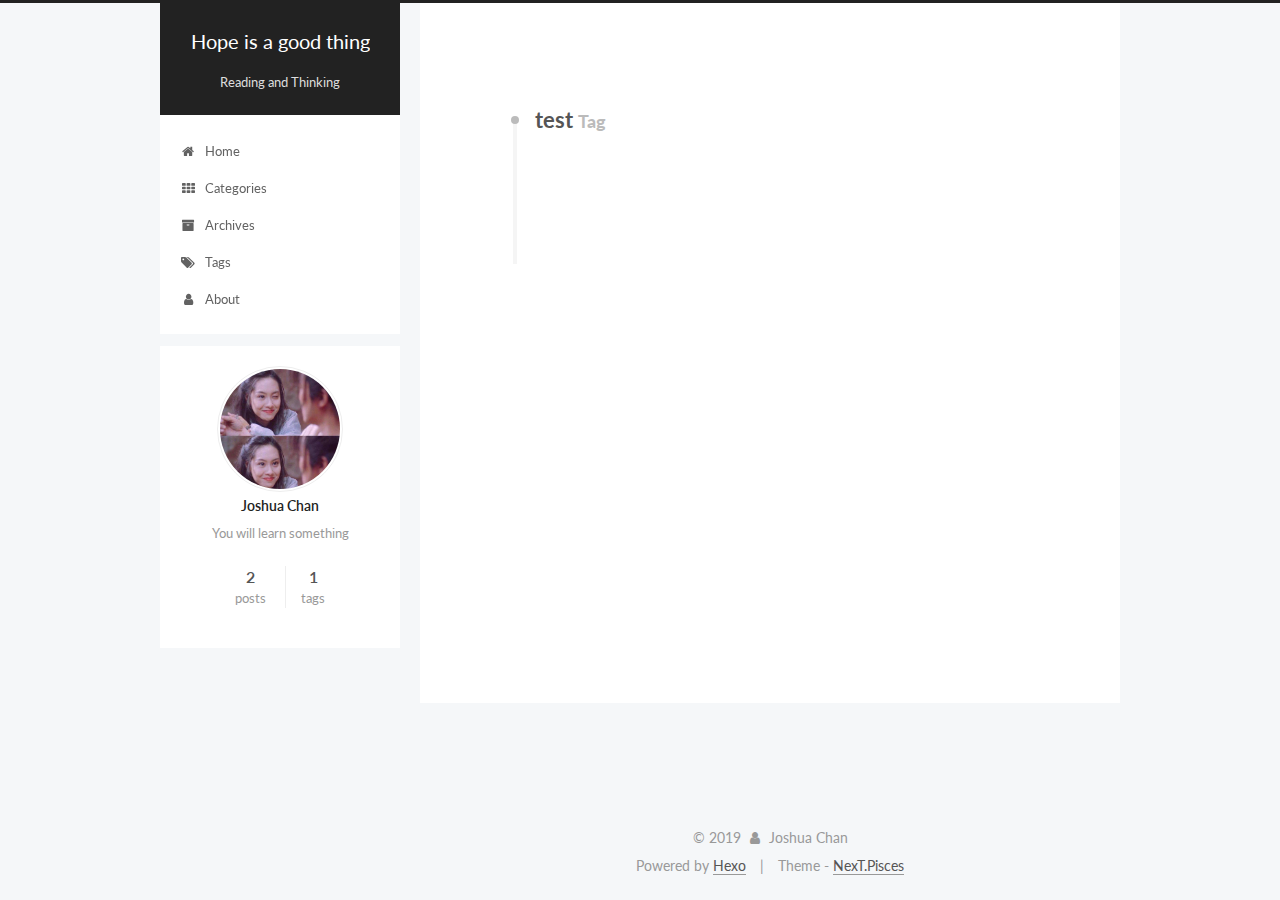
<file: tags/test/index.html>
<!DOCTYPE html>



  


<html class="theme-next pisces use-motion" lang="en">
<head>
  <meta charset="UTF-8"/>
<meta http-equiv="X-UA-Compatible" content="IE=edge" />
<meta name="viewport" content="width=device-width, initial-scale=1, maximum-scale=1"/>
<meta name="theme-color" content="#222">









<meta http-equiv="Cache-Control" content="no-transform" />
<meta http-equiv="Cache-Control" content="no-siteapp" />















  
  
  <link href="/lib/fancybox/source/jquery.fancybox.css?v=2.1.5" rel="stylesheet" type="text/css" />




  
  
  
  

  
    
    
  

  

  

  

  

  
    
    
    <link href="//fonts.googleapis.com/css?family=Lato:300,300italic,400,400italic,700,700italic&subset=latin,latin-ext" rel="stylesheet" type="text/css">
  






<link href="/lib/font-awesome/css/font-awesome.min.css?v=4.6.2" rel="stylesheet" type="text/css" />

<link href="/css/main.css?v=5.1.2" rel="stylesheet" type="text/css" />


  <meta name="keywords" content="Hexo, NexT" />








  <link rel="shortcut icon" type="image/x-icon" href="/images/favicon-32x32.ico?v=5.1.2" />






<meta name="description" content="You will learn something">
<meta property="og:type" content="website">
<meta property="og:title" content="Hope is a good thing">
<meta property="og:url" content="http:&#x2F;&#x2F;yoursite.com&#x2F;tags&#x2F;test&#x2F;index.html">
<meta property="og:site_name" content="Hope is a good thing">
<meta property="og:description" content="You will learn something">
<meta property="og:locale" content="en">
<meta name="twitter:card" content="summary">



<script type="text/javascript" id="hexo.configurations">
  var NexT = window.NexT || {};
  var CONFIG = {
    root: '/',
    scheme: 'Pisces',
    sidebar: {"position":"left","display":"post","offset":12,"offset_float":12,"b2t":false,"scrollpercent":false,"onmobile":false},
    fancybox: true,
    tabs: true,
    motion: true,
    duoshuo: {
      userId: '0',
      author: 'Author'
    },
    algolia: {
      applicationID: '',
      apiKey: '',
      indexName: '',
      hits: {"per_page":10},
      labels: {"input_placeholder":"Search for Posts","hits_empty":"We didn't find any results for the search: ${query}","hits_stats":"${hits} results found in ${time} ms"}
    }
  };
</script>



  <link rel="canonical" href="http://yoursite.com/tags/test/"/>





  <title>Tag: test | Hope is a good thing</title>
  














</head>

<body itemscope itemtype="http://schema.org/WebPage" lang="en">

  
  
    
  

  <div class="container sidebar-position-left  ">
    <div class="headband"></div>

    <header id="header" class="header" itemscope itemtype="http://schema.org/WPHeader">
      <div class="header-inner"><div class="site-brand-wrapper">
  <div class="site-meta ">
    

    <div class="custom-logo-site-title">
      <a href="/"  class="brand" rel="start">
        <span class="logo-line-before"><i></i></span>
        <span class="site-title">Hope is a good thing</span>
        <span class="logo-line-after"><i></i></span>
      </a>
    </div>
      
        <p class="site-subtitle">Reading and Thinking</p>
      
  </div>

  <div class="site-nav-toggle">
    <button>
      <span class="btn-bar"></span>
      <span class="btn-bar"></span>
      <span class="btn-bar"></span>
    </button>
  </div>
</div>

<nav class="site-nav">
  

  
    <ul id="menu" class="menu">
      
        
        <li class="menu-item menu-item-home">
          <a href="/" rel="section">
            
              <i class="menu-item-icon fa fa-fw fa-home"></i> <br />
            
            Home
          </a>
        </li>
      
        
        <li class="menu-item menu-item-categories">
          <a href="/categories/" rel="section">
            
              <i class="menu-item-icon fa fa-fw fa-th"></i> <br />
            
            Categories
          </a>
        </li>
      
        
        <li class="menu-item menu-item-archives">
          <a href="/archives/" rel="section">
            
              <i class="menu-item-icon fa fa-fw fa-archive"></i> <br />
            
            Archives
          </a>
        </li>
      
        
        <li class="menu-item menu-item-tags">
          <a href="/tags/" rel="section">
            
              <i class="menu-item-icon fa fa-fw fa-tags"></i> <br />
            
            Tags
          </a>
        </li>
      
        
        <li class="menu-item menu-item-about">
          <a href="/about/" rel="section">
            
              <i class="menu-item-icon fa fa-fw fa-user"></i> <br />
            
            About
          </a>
        </li>
      

      
    </ul>
  

  
</nav>



 </div>
    </header>

    <main id="main" class="main">
      <div class="main-inner">
        <div class="content-wrap">
          <div id="content" class="content">
            

  
  
  
  <div class="post-block tag">

    <div id="posts" class="posts-collapse">
      <div class="collection-title">
        <h1>test<small>Tag</small>
        </h1>
      </div>

      
        

  <article class="post post-type-normal" itemscope itemtype="http://schema.org/Article">
    <header class="post-header">

      <h2 class="post-title">
        
            <a class="post-title-link" href="/2019/12/15/FirstPost/" itemprop="url">
              
                <span itemprop="name">FirstPost</span>
              
            </a>
        
      </h2>

      <div class="post-meta">
        <time class="post-time" itemprop="dateCreated"
              datetime="2019-12-15T15:17:31+08:00"
              content="2019-12-15" >
          12-15
        </time>
      </div>

    </header>
  </article>


      
    </div>

  </div>
  
  
  

  


          </div>
          


          

        </div>
        
          
  
  <div class="sidebar-toggle">
    <div class="sidebar-toggle-line-wrap">
      <span class="sidebar-toggle-line sidebar-toggle-line-first"></span>
      <span class="sidebar-toggle-line sidebar-toggle-line-middle"></span>
      <span class="sidebar-toggle-line sidebar-toggle-line-last"></span>
    </div>
  </div>

  <aside id="sidebar" class="sidebar">
    
    <div class="sidebar-inner">

      

      

      <section class="site-overview sidebar-panel sidebar-panel-active">
        <div class="site-author motion-element" itemprop="author" itemscope itemtype="http://schema.org/Person">
          <img class="site-author-image" itemprop="image"
               src="/images/avatar.jpeg"
               alt="Joshua Chan" />
          <p class="site-author-name" itemprop="name">Joshua Chan</p>
           
              <p class="site-description motion-element" itemprop="description">You will learn something</p>
          
        </div>
        <nav class="site-state motion-element">

          
            <div class="site-state-item site-state-posts">
              <a href="/archives/">
                <span class="site-state-item-count">2</span>
                <span class="site-state-item-name">posts</span>
              </a>
            </div>
          

          

          
            
            
            <div class="site-state-item site-state-tags">
              
                <span class="site-state-item-count">1</span>
                <span class="site-state-item-name">tags</span>
              
            </div>
          

        </nav>

        

        <div class="links-of-author motion-element">
          
        </div>

        
        

        
        

        


      </section>

      

      

    </div>
  </aside>


        
      </div>
    </main>

    <footer id="footer" class="footer">
      <div class="footer-inner">
        <div class="copyright" >
  
  &copy; 
  <span itemprop="copyrightYear">2019</span>
  <span class="with-love">
    <i class="fa fa-user"></i>
  </span>
  <span class="author" itemprop="copyrightHolder">Joshua Chan</span>
</div>


<div class="powered-by">
  Powered by <a class="theme-link" href="https://hexo.io" target="_blank" rel="noopener">Hexo</a>
</div>

<div class="theme-info">
  Theme -
  <a class="theme-link" href="https://github.com/iissnan/hexo-theme-next" target="_blank" rel="noopener">
    NexT.Pisces
  </a>
</div>


        

        
      </div>
    </footer>

    
      <div class="back-to-top">
        <i class="fa fa-arrow-up"></i>
        
      </div>
    

  </div>

  

<script type="text/javascript">
  if (Object.prototype.toString.call(window.Promise) !== '[object Function]') {
    window.Promise = null;
  }
</script>









  












  
  <script type="text/javascript" src="/lib/jquery/index.js?v=2.1.3"></script>

  
  <script type="text/javascript" src="/lib/fastclick/lib/fastclick.min.js?v=1.0.6"></script>

  
  <script type="text/javascript" src="/lib/jquery_lazyload/jquery.lazyload.js?v=1.9.7"></script>

  
  <script type="text/javascript" src="/lib/velocity/velocity.min.js?v=1.2.1"></script>

  
  <script type="text/javascript" src="/lib/velocity/velocity.ui.min.js?v=1.2.1"></script>

  
  <script type="text/javascript" src="/lib/fancybox/source/jquery.fancybox.pack.js?v=2.1.5"></script>


  


  <script type="text/javascript" src="/js/src/utils.js?v=5.1.2"></script>

  <script type="text/javascript" src="/js/src/motion.js?v=5.1.2"></script>



  
  


  <script type="text/javascript" src="/js/src/affix.js?v=5.1.2"></script>

  <script type="text/javascript" src="/js/src/schemes/pisces.js?v=5.1.2"></script>



  
    <script type="text/javascript" src="/js/src/scrollspy.js?v=5.1.2"></script>
<script type="text/javascript" src="/js/src/post-details.js?v=5.1.2"></script>

  

  


  <script type="text/javascript" src="/js/src/bootstrap.js?v=5.1.2"></script>



  


  




	





  





  






  





  

  

  

  

  

  

</body>
</html>
</file>
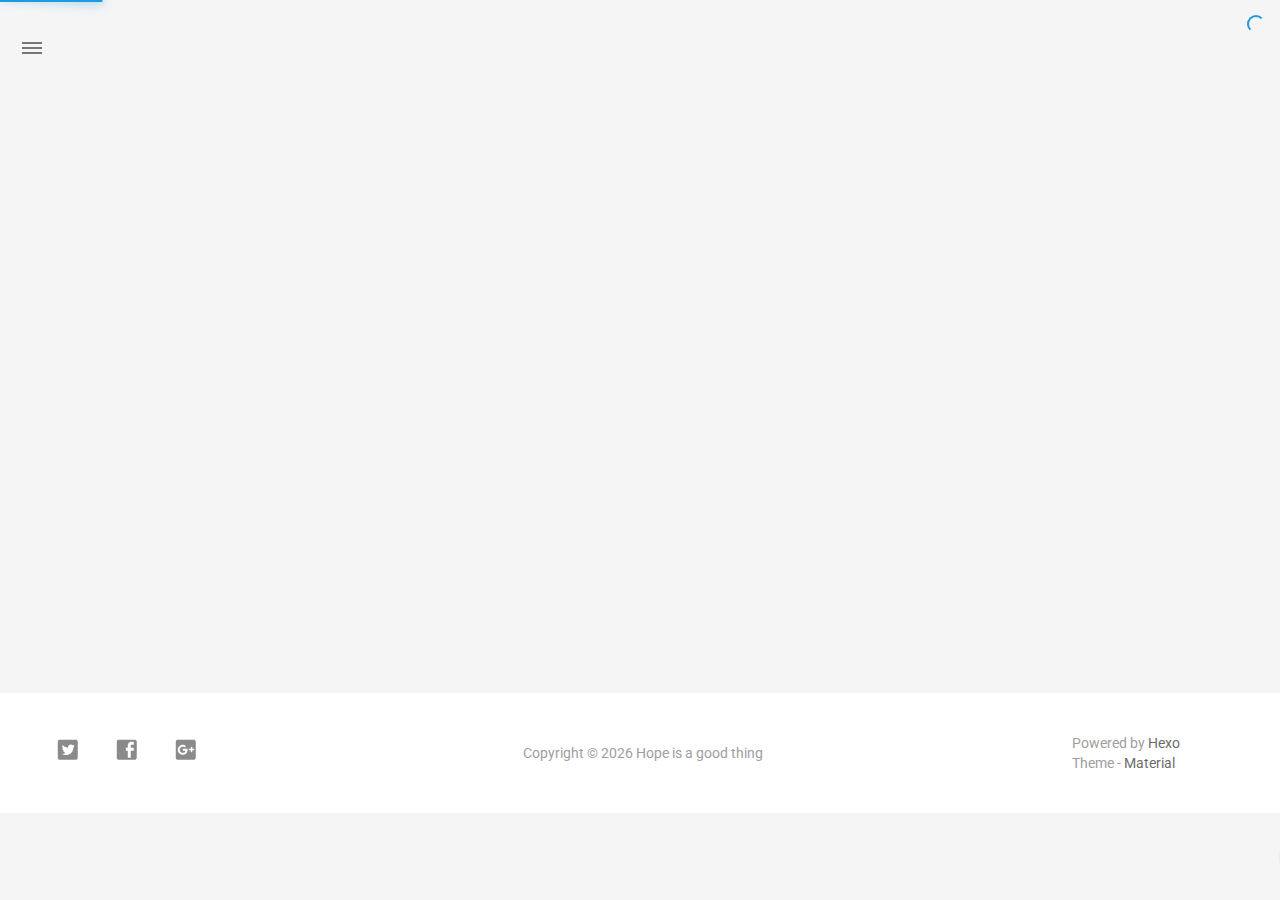
<file: archives/2019/12/index.html>
<!DOCTYPE html>
<html style="display: none;" lang="en">
    <head>
    <meta charset="utf-8">
    <!--
        © Material Theme
        https://github.com/viosey/hexo-theme-material
        Version: 1.5.6 -->
    <script>
        window.materialVersion = "1.5.6"
        // Delete localstorage with these tags
        window.oldVersion = [
            'codestartv1',
            '1.3.4',
            '1.4.0',
            '1.4.0b1',
            '1.5.0',
            '1.5.2',
            '1.5.5'
        ]
    </script>

    <!-- dns prefetch -->
    <meta http-equiv="x-dns-prefetch-control" content="on">









    <link rel="dns-prefetch" href="https://fonts.googleapis.com"/>





    <!-- Meta & Info -->
    <meta http-equiv="X-UA-Compatible" content="IE=Edge,chrome=1">
    <meta name="renderer" content="webkit">
    <meta name="viewport" content="width=device-width, initial-scale=1, user-scalable=no">

    <!-- Title -->
    
    <title>
        
            Archives: 2019/12 | 
        
        Hope is a good thing
    </title>

    <!-- Favicons -->
    <link rel="icon shortcut" type="image/ico" href="/img/favicon.png">
    <link rel="icon" href="/img/favicon.png">

    <meta name="format-detection" content="telephone=no"/>
    <meta name="description" itemprop="description" content="">
    <meta name="keywords" content="">
    <meta name="theme-color" content="#0097A7">

    <!-- Disable Fucking Bloody Baidu Tranformation -->
    <meta http-equiv="Cache-Control" content="no-transform" />
    <meta http-equiv="Cache-Control" content="no-siteapp" />

    <!--[if lte IE 9]>
        <link rel="stylesheet" href="/css/ie-blocker.css">

        
            <script src="/js/ie-blocker.en.js"></script>
        
    <![endif]-->

    <!-- Import lsloader -->
    <script>(function(){window.lsloader={jsRunSequence:[],jsnamemap:{},cssnamemap:{}};lsloader.removeLS=function(a){try{localStorage.removeItem(a)}catch(b){}};lsloader.setLS=function(a,c){try{localStorage.setItem(a,c)}catch(b){}};lsloader.getLS=function(a){var c="";try{c=localStorage.getItem(a)}catch(b){c=""}return c};versionString="/*"+(window.materialVersion||"unknownVersion")+"*/";lsloader.clean=function(){try{var b=[];for(var a=0;a<localStorage.length;a++){b.push(localStorage.key(a))}b.forEach(function(e){var f=lsloader.getLS(e);if(window.oldVersion){var d=window.oldVersion.reduce(function(g,h){return g||f.indexOf("/*"+h+"*/")!==-1},false);if(d){lsloader.removeLS(e)}}})}catch(c){}};lsloader.clean();lsloader.load=function(f,a,b,d){if(typeof b==="boolean"){d=b;b=undefined}d=d||false;b=b||function(){};var e;e=this.getLS(f);if(e&&e.indexOf(versionString)===-1){this.removeLS(f);this.requestResource(f,a,b,d);return}if(e){var c=e.split(versionString)[0];if(c!=a){console.log("reload:"+a);this.removeLS(f);this.requestResource(f,a,b,d);return}e=e.split(versionString)[1];if(d){this.jsRunSequence.push({name:f,code:e});this.runjs(a,f,e)}else{document.getElementById(f).appendChild(document.createTextNode(e));b()}}else{this.requestResource(f,a,b,d)}};lsloader.requestResource=function(b,e,a,c){var d=this;if(c){this.iojs(e,b,function(h,f,g){d.setLS(f,h+versionString+g);d.runjs(h,f,g)})}else{this.iocss(e,b,function(f){document.getElementById(b).appendChild(document.createTextNode(f));d.setLS(b,e+versionString+f)},a)}};lsloader.iojs=function(d,b,g){var a=this;a.jsRunSequence.push({name:b,code:""});try{var f=new XMLHttpRequest();f.open("get",d,true);f.onreadystatechange=function(){if(f.readyState==4){if((f.status>=200&&f.status<300)||f.status==304){if(f.response!=""){g(d,b,f.response);return}}a.jsfallback(d,b)}};f.send(null)}catch(c){a.jsfallback(d,b)}};lsloader.iocss=function(f,c,h,a){var b=this;try{var g=new XMLHttpRequest();g.open("get",f,true);g.onreadystatechange=function(){if(g.readyState==4){if((g.status>=200&&g.status<300)||g.status==304){if(g.response!=""){h(g.response);a();return}}b.cssfallback(f,c,a)}};g.send(null)}catch(d){b.cssfallback(f,c,a)}};lsloader.iofonts=function(f,c,h,a){var b=this;try{var g=new XMLHttpRequest();g.open("get",f,true);g.onreadystatechange=function(){if(g.readyState==4){if((g.status>=200&&g.status<300)||g.status==304){if(g.response!=""){h(g.response);a();return}}b.cssfallback(f,c,a)}};g.send(null)}catch(d){b.cssfallback(f,c,a)}};lsloader.runjs=function(f,c,e){if(!!c&&!!e){for(var b in this.jsRunSequence){if(this.jsRunSequence[b].name==c){this.jsRunSequence[b].code=e}}}if(!!this.jsRunSequence[0]&&!!this.jsRunSequence[0].code&&this.jsRunSequence[0].status!="failed"){var a=document.createElement("script");a.appendChild(document.createTextNode(this.jsRunSequence[0].code));a.type="text/javascript";document.getElementsByTagName("head")[0].appendChild(a);this.jsRunSequence.shift();if(this.jsRunSequence.length>0){this.runjs()}}else{if(!!this.jsRunSequence[0]&&this.jsRunSequence[0].status=="failed"){var d=this;var a=document.createElement("script");a.src=this.jsRunSequence[0].path;a.type="text/javascript";this.jsRunSequence[0].status="loading";a.onload=function(){d.jsRunSequence.shift();if(d.jsRunSequence.length>0){d.runjs()}};document.body.appendChild(a)}}};lsloader.tagLoad=function(b,a){this.jsRunSequence.push({name:a,code:"",path:b,status:"failed"});this.runjs()};lsloader.jsfallback=function(c,b){if(!!this.jsnamemap[b]){return}else{this.jsnamemap[b]=b}for(var a in this.jsRunSequence){if(this.jsRunSequence[a].name==b){this.jsRunSequence[a].code="";this.jsRunSequence[a].status="failed";this.jsRunSequence[a].path=c}}this.runjs()};lsloader.cssfallback=function(e,c,b){if(!!this.cssnamemap[c]){return}else{this.cssnamemap[c]=1}var d=document.createElement("link");d.type="text/css";d.href=e;d.rel="stylesheet";d.onload=d.onerror=b;var a=document.getElementsByTagName("script")[0];a.parentNode.insertBefore(d,a)};lsloader.runInlineScript=function(c,b){var a=document.getElementById(b).innerText;this.jsRunSequence.push({name:c,code:a});this.runjs()}})();</script>

    <!-- Import queue -->
    <script>function Queue(){this.dataStore=[];this.offer=b;this.poll=d;this.execNext=a;this.debug=false;this.startDebug=c;function b(e){if(this.debug){console.log("Offered a Queued Function.")}if(typeof e==="function"){this.dataStore.push(e)}else{console.log("You must offer a function.")}}function d(){if(this.debug){console.log("Polled a Queued Function.")}return this.dataStore.shift()}function a(){var e=this.poll();if(e!==undefined){if(this.debug){console.log("Run a Queued Function.")}e()}}function c(){this.debug=true}}var queue=new Queue();</script>

    <!-- Import CSS -->
    
        <style id="material_css"></style><script>if(typeof window.lsLoadCSSMaxNums === "undefined")window.lsLoadCSSMaxNums = 0;window.lsLoadCSSMaxNums++;lsloader.load("material_css","/css/material.min.css?Z7a72R1E4SxzBKR/WGctOA==",function(){if(typeof window.lsLoadCSSNums === "undefined")window.lsLoadCSSNums = 0;window.lsLoadCSSNums++;if(window.lsLoadCSSNums == window.lsLoadCSSMaxNums)document.documentElement.style.display="";}, false)</script>
        <style id="style_css"></style><script>if(typeof window.lsLoadCSSMaxNums === "undefined")window.lsLoadCSSMaxNums = 0;window.lsLoadCSSMaxNums++;lsloader.load("style_css","/css/style.min.css?NKhlKQkXw/c66TR5p4wO+w==",function(){if(typeof window.lsLoadCSSNums === "undefined")window.lsLoadCSSNums = 0;window.lsLoadCSSNums++;if(window.lsLoadCSSNums == window.lsLoadCSSMaxNums)document.documentElement.style.display="";}, false)</script>

        

    

    

    <!-- Config CSS -->

<!-- Other Styles -->
<style>
  body, html {
    font-family: Roboto, "Helvetica Neue", Helvetica, "PingFang SC", "Hiragino Sans GB", "Microsoft YaHei", "微软雅黑", Arial, sans-serif;
    overflow-x: hidden !important;
  }
  
  code {
    font-family: Consolas, Monaco, 'Andale Mono', 'Ubuntu Mono', monospace;
  }

  a {
    color: #00838F;
  }

  .mdl-card__media,
  #search-label,
  #search-form-label:after,
  #scheme-Paradox .hot_tags-count,
  #scheme-Paradox .sidebar_archives-count,
  #scheme-Paradox .sidebar-colored .sidebar-header,
  #scheme-Paradox .sidebar-colored .sidebar-badge{
    background-color: #0097A7 !important;
  }

  /* Sidebar User Drop Down Menu Text Color */
  #scheme-Paradox .sidebar-colored .sidebar-nav>.dropdown>.dropdown-menu>li>a:hover,
  #scheme-Paradox .sidebar-colored .sidebar-nav>.dropdown>.dropdown-menu>li>a:focus {
    color: #0097A7 !important;
  }

  #post_entry-right-info,
  .sidebar-colored .sidebar-nav li:hover > a,
  .sidebar-colored .sidebar-nav li:hover > a i,
  .sidebar-colored .sidebar-nav li > a:hover,
  .sidebar-colored .sidebar-nav li > a:hover i,
  .sidebar-colored .sidebar-nav li > a:focus i,
  .sidebar-colored .sidebar-nav > .open > a,
  .sidebar-colored .sidebar-nav > .open > a:hover,
  .sidebar-colored .sidebar-nav > .open > a:focus,
  #ds-reset #ds-ctx .ds-ctx-entry .ds-ctx-head a {
    color: #0097A7 !important;
  }

  .toTop {
    background: #757575 !important;
  }

  .material-layout .material-post>.material-nav,
  .material-layout .material-index>.material-nav,
  .material-nav a {
    color: #757575;
  }

  #scheme-Paradox .MD-burger-layer {
    background-color: #757575;
  }

  #scheme-Paradox #post-toc-trigger-btn {
    color: #757575;
  }

  .post-toc a:hover {
    color: #00838F;
    text-decoration: underline;
  }

</style>


<!-- Theme Background Related-->

    <style>
      body{
        background-color: #F5F5F5;
      }

      /* blog_info bottom background */
      #scheme-Paradox .material-layout .something-else .mdl-card__supporting-text{
        background-color: #fff;
      }
    </style>




<!-- Fade Effect -->

    <style>
      .fade {
        transition: all 800ms linear;
        -webkit-transform: translate3d(0,0,0);
        -moz-transform: translate3d(0,0,0);
        -ms-transform: translate3d(0,0,0);
        -o-transform: translate3d(0,0,0);
        transform: translate3d(0,0,0);
        opacity: 1;
      }

      .fade.out{
        opacity: 0;
      }
    </style>


<!-- Import Font -->
<!-- Import Roboto -->

    <link href="https://fonts.googleapis.com/css?family=Roboto:300,400,500" rel="stylesheet">


<!-- Import Material Icons -->


    <style id="material_icons"></style><script>if(typeof window.lsLoadCSSMaxNums === "undefined")window.lsLoadCSSMaxNums = 0;window.lsLoadCSSMaxNums++;lsloader.load("material_icons","/css/material-icons.css?pqhB/Rd/ab0H2+kZp0RDmw==",function(){if(typeof window.lsLoadCSSNums === "undefined")window.lsLoadCSSNums = 0;window.lsLoadCSSNums++;if(window.lsLoadCSSNums == window.lsLoadCSSMaxNums)document.documentElement.style.display="";}, false)</script>




    <!-- Import jQuery -->
    
        <script>lsloader.load("jq_js","/js/jquery.min.js?qcusAULNeBksqffqUM2+Ig==", true)</script>
    

    <!-- WebAPP Icons -->
    <meta name="mobile-web-app-capable" content="yes">
    <meta name="application-name" content="Hope is a good thing">
    <meta name="msapplication-starturl" content="http://yoursite.com/archives/2019/12/">
    <meta name="msapplication-navbutton-color" content="#0097A7">
    <meta name="apple-mobile-web-app-capable" content="yes">
    <meta name="apple-mobile-web-app-title" content="Hope is a good thing">
    <meta name="apple-mobile-web-app-status-bar-style" content="black">
    <link rel="apple-touch-icon" href="/img/favicon.png">

    <!-- Site Verification -->
    
    

    <!-- RSS -->
    

    <!-- The Open Graph protocol -->
    <meta property="og:url" content="http://yoursite.com/archives/2019/12/">
    <meta property="og:type" content="blog">
    <meta property="og:title" content="Archives: 2019/12 | Hope is a good thing">
    <meta property="og:image" content="/img/favicon.png">
    <meta property="og:description" content="">
    

    

    <!-- The Twitter Card protocol -->
    <meta name="twitter:card" content="summary_large_image">

    <!-- Add canonical link for SEO -->
    
        <link rel="canonical" href="http://yoursite.com/archives/2019/12/index.html" />
    

    <!-- Structured-data for SEO -->
    
        



    

    <!-- Analytics -->
    
    
    

    <!-- Custom Head -->
    

</head>


    
        <body id="scheme-Paradox" class="lazy">
            <div class="material-layout  mdl-js-layout has-drawer is-upgraded">
                

                <!-- Main Container -->
                <main class="material-layout__content" id="main">

                    <!-- Top Anchor -->
                    <div id="top"></div>

                    
                        <!-- Hamburger Button -->
                        <button class="MD-burger-icon sidebar-toggle">
                            <span id="MD-burger-id" class="MD-burger-layer"></span>
                        </button>
                    

                    <!-- Index Module -->
<div class="material-index mdl-grid">
    
    <div class="locate-thumbnail-symbol"></div>

    <!-- Pin on top -->
    

    <!-- Normal Post -->
    
        
            
                <!-- Paradox Thumbnail -->
                <div class="post_entry-module mdl-card mdl-shadow--2dp mdl-cell mdl-cell--12-col fade out">
    <!-- Post Thumbnail -->
    
        
            <!-- Random Thumbnail -->
            <div class="post_thumbnail-random mdl-card__media mdl-color-text--grey-50">
        
    

        <!-- Post Title -->
        <p class="article-headline-p"><a href="/2019/12/03/hello-world/">Hello World</a></p>
    </div>

    <!-- Post Excerpt -->
    <div class="mdl-color-text--grey-600 mdl-card__supporting-text post_entry-content">
        
            Welcome to Hexo
        
        &nbsp;&nbsp;&nbsp;
        <span>
            <a href="/2019/12/03/hello-world/" target="_self">Read more</a>
        </span>
    </div>
    <!-- Post_entry Info-->
    <div id="post_entry-info">
        <div id="post_entry-left-info" class="mdl-card__supporting-text meta mdl-color-text--grey-600 ">
            <!-- Author Avatar -->
            <div id="author-avatar">
                <img src="/img/avatar.png" width="44px" height="44px" alt="Joshua Chan's avatar">
            </div>
            <div>
                <strong>Joshua Chan</strong>
                <span>Dec 03, 2019</span>
            </div>
        </div>
        <div id="post_entry-right-info">
          

            

            

            <!-- Post Views -->
            <span class="post_entry-views">
            </span>
        </div>
    </div>
</div>

            
            
        
    

    

    
        <script type="text/ls-javascript" id="thumbnail-script">
    var randomNum;

    var locatePost = $('.locate-thumbnail-symbol').next();
    for(var i = 0; i < 10; i++) {
        randomNum = Math.floor(Math.random() * 19 + 1);

        locatePost.children('.post_thumbnail-random').attr('id', 'random_thumbnail-'+randomNum);
        locatePost.children('.post_thumbnail-random').attr('data-original', '/img/random/material-' + randomNum + '.png');
    $('.post_thumbnail-random').addClass('lazy');

        locatePost = locatePost.next();
    }
</script>

    
</div>


                    
                        <!-- Overlay For Active Sidebar -->
<div class="sidebar-overlay"></div>

<!-- Material sidebar -->
<aside id="sidebar" class="sidebar sidebar-colored sidebar-fixed-left" role="navigation">
    <div id="sidebar-main">
        <!-- Sidebar Header -->
        <div class="sidebar-header header-cover" style="background-image: url(/img/sidebar_header.png);">
    <!-- Top bar -->
    <div class="top-bar"></div>

    <!-- Sidebar toggle button -->
    <button type="button" class="sidebar-toggle mdl-button mdl-js-button mdl-js-ripple-effect mdl-button--icon" style="display: initial;" data-upgraded=",MaterialButton,MaterialRipple">
        <i class="material-icons">clear_all</i>
        <span class="mdl-button__ripple-container">
            <span class="mdl-ripple">
            </span>
        </span>
    </button>

    <!-- Sidebar Avatar -->
    <div class="sidebar-image">
        <img src="/img/avatar.png" alt="Joshua Chan's avatar">
    </div>

    <!-- Sidebar Email -->
    <a data-toggle="dropdown" class="sidebar-brand" href="#settings-dropdown">
        youremail@email.com
        <b class="caret"></b>
    </a>
</div>


        <!-- Sidebar Navigation  -->
        <ul class="nav sidebar-nav">
    <!-- User dropdown  -->
    <li class="dropdown">
        <ul id="settings-dropdown" class="dropdown-menu">
            
                <li>
                    <a href="#" target="_blank" title="Email Me">
                        
                            <i class="material-icons sidebar-material-icons sidebar-indent-left1pc-element">email</i>
                        
                        Email Me
                    </a>
                </li>
            
        </ul>
    </li>

    <!-- Homepage -->
    
        <li id="sidebar-first-li">
            <a href="/">
                
                    <i class="material-icons sidebar-material-icons">home</i>
                
                Home
            </a>
        </li>
        
    

    <!-- Archives  -->
    
        <li class="dropdown">
            <a href="#" class="ripple-effect dropdown-toggle" data-toggle="dropdown">
                
                    <i class="material-icons sidebar-material-icons">inbox</i>
                
                    Archives
                <b class="caret"></b>
            </a>
            <ul class="dropdown-menu">
            <li>
                <a class="sidebar_archives-link" href="/archives/2019/12/">December 2019<span class="sidebar_archives-count">1</span></a>
            </ul>
        </li>
        
    

    <!-- Categories  -->
    

    <!-- Pages  -->
    

    <!-- Article Number  -->
    
</ul>


        <!-- Sidebar Footer -->
        <!--
I'm glad you use this theme, the development is no so easy, I hope you can keep the copyright, I will thank you so much.
If you still want to delete the copyrights, could you still retain the first one? Which namely "Theme Material"
It will not impact the appearance and can give developers a lot of support :)

很高兴您使用并喜欢该主题，开发不易 十分谢谢与希望您可以保留一下版权声明。
如果您仍然想删除的话 能否只保留第一项呢？即 "Theme Material"
它不会影响美观并可以给开发者很大的支持和动力。 :)
-->

<!-- Sidebar Divider -->

    <div class="sidebar-divider"></div>


<!-- Theme Material -->

    <a href="https://github.com/viosey/hexo-theme-material"  class="sidebar-footer-text-a" target="_blank">
        <div class="sidebar-text mdl-button mdl-js-button mdl-js-ripple-effect sidebar-footer-text-div" data-upgraded=",MaterialButton,MaterialRipple">
            Theme - Material
            <span class="sidebar-badge badge-circle">i</span>
        </div>
    </a>


<!-- Help & Support -->
<!--

-->

<!-- Feedback -->
<!--

-->

<!-- About Theme -->
<!--

-->

    </div>

    <!-- Sidebar Image -->
    

</aside>

                    

                    
                        <!-- Footer Top Button -->
                        <div id="back-to-top" class="toTop-wrap">
    <a href="#top" class="toTop">
        <i class="material-icons footer_top-i">expand_less</i>
    </a>
</div>

                    

                    <!--Footer-->
<footer class="mdl-mini-footer" id="bottom">
    
        <!-- Paradox Footer Left Section -->
        <div class="mdl-mini-footer--left-section sns-list">
    <!-- Twitter -->
    
        <a href="https://twitter.com/twitter" target="_blank">
            <button class="mdl-mini-footer--social-btn social-btn footer-sns-twitter">
                <span class="visuallyhidden">Twitter</span>
            </button><!--
     --></a>
    

    <!-- Facebook -->
    
        <a href="https://www.facebook.com/facebook" target="_blank">
            <button class="mdl-mini-footer--social-btn social-btn footer-sns-facebook">
                <span class="visuallyhidden">Facebook</span>
            </button><!--
     --></a>
    

    <!-- Google + -->
    
        <a href="https://www.google.com/" target="_blank">
            <button class="mdl-mini-footer--social-btn social-btn footer-sns-gplus">
                <span class="visuallyhidden">Google Plus</span>
            </button><!--
     --></a>
    

    <!-- Weibo -->
    

    <!-- Instagram -->
    

    <!-- Tumblr -->
    

    <!-- Github -->
    

    <!-- LinkedIn -->
    

    <!-- Zhihu -->
    

    <!-- Bilibili -->
    

    <!-- Telegram -->
    

    <!-- V2EX -->
    

    <!-- Segmentfault -->
    
</div>


        <!--Copyright-->
        <div id="copyright">
            Copyright&nbsp;©&nbsp;<span year></span>&nbsp;Hope is a good thing
            
        </div>

        <!-- Paradox Footer Right Section -->

        <!--
        I am glad you use this theme, the development is no so easy, I hope you can keep the copyright.
        It will not impact the appearance and can give developers a lot of support :)

        很高兴您使用该主题，开发不易，希望您可以保留一下版权声明。
        它不会影响美观并可以给开发者很大的支持。 :)
        -->

        <div class="mdl-mini-footer--right-section">
            <div>
                <div class="footer-develop-div">Powered by <a href="https://hexo.io" target="_blank" class="footer-develop-a">Hexo</a></div>
                <div class="footer-develop-div">Theme - <a href="https://github.com/viosey/hexo-theme-material" target="_blank" class="footer-develop-a">Material</a></div>
            </div>
        </div>
    
</footer>


                    <!-- Import JS File -->

    <script>lsloader.load("lazyload_js","/js/lazyload.min.js?1BcfzuNXqV+ntF6gq+5X3Q==", true)</script>



    <script>lsloader.load("js_js","/js/js.min.js?Bn9UzEm8RrBSxqyZB0zPjA==", true)</script>



    <script>lsloader.load("np_js","/js/nprogress.js?pl3Qhb9lvqR1FlyLUna1Yw==", true)</script>


<script type="text/ls-javascript" id="NProgress-script">
    NProgress.configure({
        showSpinner: true
    });
    NProgress.start();
    $('#nprogress .bar').css({
        'background': '#29d'
    });
    $('#nprogress .peg').css({
        'box-shadow': '0 0 10px #29d, 0 0 15px #29d'
    });
    $('#nprogress .spinner-icon').css({
        'border-top-color': '#29d',
        'border-left-color': '#29d'
    });
    setTimeout(function() {
        NProgress.done();
        $('.fade').removeClass('out');
    }, 800);
</script>













<!-- UC Browser Compatible -->
<script>
	var agent = navigator.userAgent.toLowerCase();
	if(agent.indexOf('ucbrowser')>0) {
		document.write('<link rel="stylesheet" href="/css/uc.css">');
	   alert('由于 UC 浏览器使用极旧的内核，而本网站使用了一些新的特性。\n为了您能更好的浏览，推荐使用 Chrome 或 Firefox 浏览器。');
	}
</script>

<!-- Import prettify js  -->



<!-- Window Load -->
<!-- add class for prettify -->
<script type="text/ls-javascript" id="window-load">
    $(window).on('load', function() {
        // Post_Toc parent position fixed
        $('.post-toc-wrap').parent('.mdl-menu__container').css('position', 'fixed');
    });

    
    
</script>

<!-- MathJax Load-->


<!-- Bing Background -->


<script type="text/ls-javascript" id="lazy-load">
    // Offer LazyLoad
    queue.offer(function(){
        $('.lazy').lazyload({
            effect : 'show'
        });
    });

    // Start Queue
    $(document).ready(function(){
        setInterval(function(){
            queue.execNext();
        },200);
    });
</script>

<!-- Custom Footer -->



<script>
    var copyrightNow = new Date().getFullYear();
    var textContent = document.querySelector('span[year]')

    copyrightSince = 0000;
    if (copyrightSince === copyrightNow||copyrightSince === 0000) {
        textContent.textContent = copyrightNow
    } else {
        textContent.textContent = copyrightSince + ' - ' + copyrightNow
    }

    (function(){
        var scriptList = document.querySelectorAll('script[type="text/ls-javascript"]')

        for (var i = 0; i < scriptList.length; ++i) {
            var item = scriptList[i];
            lsloader.runInlineScript(item.id,item.id);
        }
    })()
console.log('\n %c © Material Theme | Version: 1.5.6 | https://github.com/viosey/hexo-theme-material %c \n', 'color:#455a64;background:#e0e0e0;padding:5px 0;border-top-left-radius:5px;border-bottom-left-radius:5px;', 'color:#455a64;background:#e0e0e0;padding:5px 0;border-top-right-radius:5px;border-bottom-right-radius:5px;');
</script>

                </main>
            </div>
        </body>
    
</html>
</file>
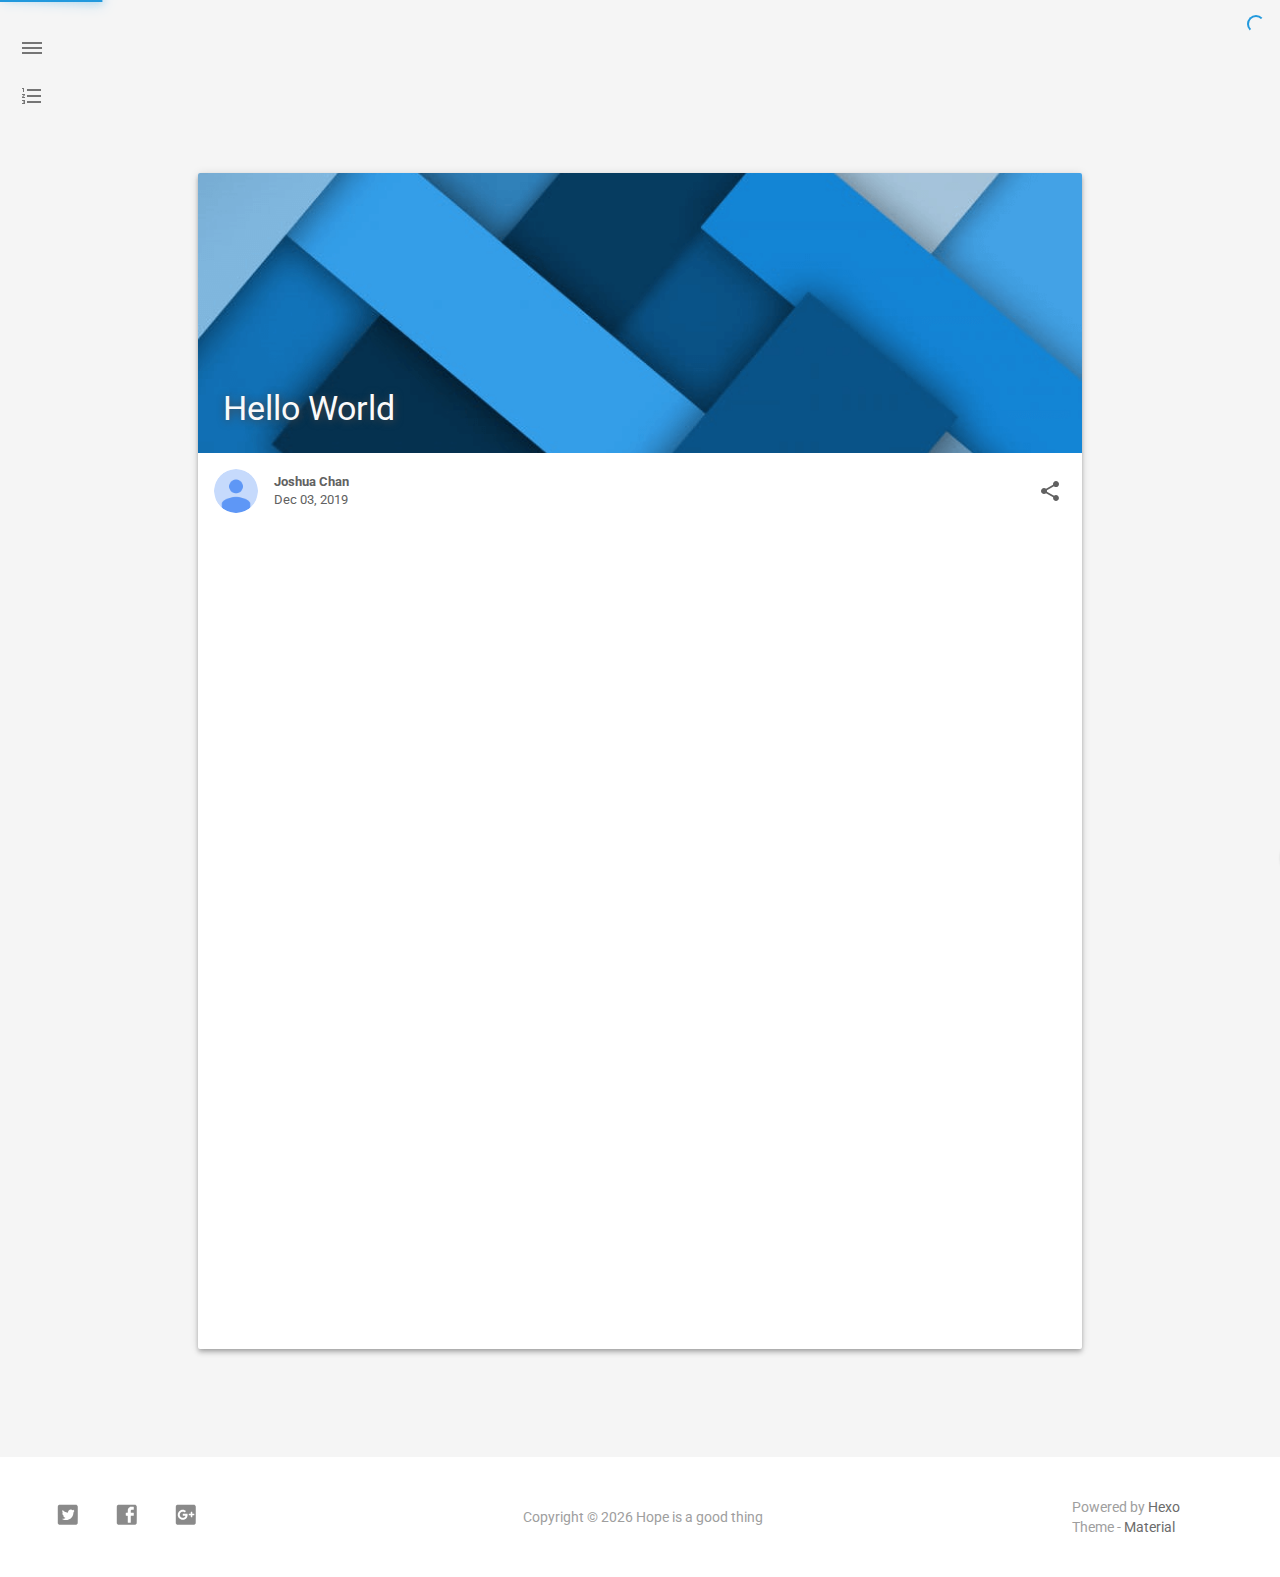
<file: 2019/12/03/hello-world/index.html>
<!DOCTYPE html>
<html style="display: none;" lang="en">
    <head>
    <meta charset="utf-8">
    <!--
        © Material Theme
        https://github.com/viosey/hexo-theme-material
        Version: 1.5.6 -->
    <script>
        window.materialVersion = "1.5.6"
        // Delete localstorage with these tags
        window.oldVersion = [
            'codestartv1',
            '1.3.4',
            '1.4.0',
            '1.4.0b1',
            '1.5.0',
            '1.5.2',
            '1.5.5'
        ]
    </script>

    <!-- dns prefetch -->
    <meta http-equiv="x-dns-prefetch-control" content="on">









    <link rel="dns-prefetch" href="https://fonts.googleapis.com"/>





    <!-- Meta & Info -->
    <meta http-equiv="X-UA-Compatible" content="IE=Edge,chrome=1">
    <meta name="renderer" content="webkit">
    <meta name="viewport" content="width=device-width, initial-scale=1, user-scalable=no">

    <!-- Title -->
    
    <title>
        
            Hello World | 
        
        Hope is a good thing
    </title>

    <!-- Favicons -->
    <link rel="icon shortcut" type="image/ico" href="/img/favicon.png">
    <link rel="icon" href="/img/favicon.png">

    <meta name="format-detection" content="telephone=no"/>
    <meta name="description" itemprop="description" content="">
    <meta name="keywords" content="">
    <meta name="theme-color" content="#0097A7">

    <!-- Disable Fucking Bloody Baidu Tranformation -->
    <meta http-equiv="Cache-Control" content="no-transform" />
    <meta http-equiv="Cache-Control" content="no-siteapp" />

    <!--[if lte IE 9]>
        <link rel="stylesheet" href="/css/ie-blocker.css">

        
            <script src="/js/ie-blocker.en.js"></script>
        
    <![endif]-->

    <!-- Import lsloader -->
    <script>(function(){window.lsloader={jsRunSequence:[],jsnamemap:{},cssnamemap:{}};lsloader.removeLS=function(a){try{localStorage.removeItem(a)}catch(b){}};lsloader.setLS=function(a,c){try{localStorage.setItem(a,c)}catch(b){}};lsloader.getLS=function(a){var c="";try{c=localStorage.getItem(a)}catch(b){c=""}return c};versionString="/*"+(window.materialVersion||"unknownVersion")+"*/";lsloader.clean=function(){try{var b=[];for(var a=0;a<localStorage.length;a++){b.push(localStorage.key(a))}b.forEach(function(e){var f=lsloader.getLS(e);if(window.oldVersion){var d=window.oldVersion.reduce(function(g,h){return g||f.indexOf("/*"+h+"*/")!==-1},false);if(d){lsloader.removeLS(e)}}})}catch(c){}};lsloader.clean();lsloader.load=function(f,a,b,d){if(typeof b==="boolean"){d=b;b=undefined}d=d||false;b=b||function(){};var e;e=this.getLS(f);if(e&&e.indexOf(versionString)===-1){this.removeLS(f);this.requestResource(f,a,b,d);return}if(e){var c=e.split(versionString)[0];if(c!=a){console.log("reload:"+a);this.removeLS(f);this.requestResource(f,a,b,d);return}e=e.split(versionString)[1];if(d){this.jsRunSequence.push({name:f,code:e});this.runjs(a,f,e)}else{document.getElementById(f).appendChild(document.createTextNode(e));b()}}else{this.requestResource(f,a,b,d)}};lsloader.requestResource=function(b,e,a,c){var d=this;if(c){this.iojs(e,b,function(h,f,g){d.setLS(f,h+versionString+g);d.runjs(h,f,g)})}else{this.iocss(e,b,function(f){document.getElementById(b).appendChild(document.createTextNode(f));d.setLS(b,e+versionString+f)},a)}};lsloader.iojs=function(d,b,g){var a=this;a.jsRunSequence.push({name:b,code:""});try{var f=new XMLHttpRequest();f.open("get",d,true);f.onreadystatechange=function(){if(f.readyState==4){if((f.status>=200&&f.status<300)||f.status==304){if(f.response!=""){g(d,b,f.response);return}}a.jsfallback(d,b)}};f.send(null)}catch(c){a.jsfallback(d,b)}};lsloader.iocss=function(f,c,h,a){var b=this;try{var g=new XMLHttpRequest();g.open("get",f,true);g.onreadystatechange=function(){if(g.readyState==4){if((g.status>=200&&g.status<300)||g.status==304){if(g.response!=""){h(g.response);a();return}}b.cssfallback(f,c,a)}};g.send(null)}catch(d){b.cssfallback(f,c,a)}};lsloader.iofonts=function(f,c,h,a){var b=this;try{var g=new XMLHttpRequest();g.open("get",f,true);g.onreadystatechange=function(){if(g.readyState==4){if((g.status>=200&&g.status<300)||g.status==304){if(g.response!=""){h(g.response);a();return}}b.cssfallback(f,c,a)}};g.send(null)}catch(d){b.cssfallback(f,c,a)}};lsloader.runjs=function(f,c,e){if(!!c&&!!e){for(var b in this.jsRunSequence){if(this.jsRunSequence[b].name==c){this.jsRunSequence[b].code=e}}}if(!!this.jsRunSequence[0]&&!!this.jsRunSequence[0].code&&this.jsRunSequence[0].status!="failed"){var a=document.createElement("script");a.appendChild(document.createTextNode(this.jsRunSequence[0].code));a.type="text/javascript";document.getElementsByTagName("head")[0].appendChild(a);this.jsRunSequence.shift();if(this.jsRunSequence.length>0){this.runjs()}}else{if(!!this.jsRunSequence[0]&&this.jsRunSequence[0].status=="failed"){var d=this;var a=document.createElement("script");a.src=this.jsRunSequence[0].path;a.type="text/javascript";this.jsRunSequence[0].status="loading";a.onload=function(){d.jsRunSequence.shift();if(d.jsRunSequence.length>0){d.runjs()}};document.body.appendChild(a)}}};lsloader.tagLoad=function(b,a){this.jsRunSequence.push({name:a,code:"",path:b,status:"failed"});this.runjs()};lsloader.jsfallback=function(c,b){if(!!this.jsnamemap[b]){return}else{this.jsnamemap[b]=b}for(var a in this.jsRunSequence){if(this.jsRunSequence[a].name==b){this.jsRunSequence[a].code="";this.jsRunSequence[a].status="failed";this.jsRunSequence[a].path=c}}this.runjs()};lsloader.cssfallback=function(e,c,b){if(!!this.cssnamemap[c]){return}else{this.cssnamemap[c]=1}var d=document.createElement("link");d.type="text/css";d.href=e;d.rel="stylesheet";d.onload=d.onerror=b;var a=document.getElementsByTagName("script")[0];a.parentNode.insertBefore(d,a)};lsloader.runInlineScript=function(c,b){var a=document.getElementById(b).innerText;this.jsRunSequence.push({name:c,code:a});this.runjs()}})();</script>

    <!-- Import queue -->
    <script>function Queue(){this.dataStore=[];this.offer=b;this.poll=d;this.execNext=a;this.debug=false;this.startDebug=c;function b(e){if(this.debug){console.log("Offered a Queued Function.")}if(typeof e==="function"){this.dataStore.push(e)}else{console.log("You must offer a function.")}}function d(){if(this.debug){console.log("Polled a Queued Function.")}return this.dataStore.shift()}function a(){var e=this.poll();if(e!==undefined){if(this.debug){console.log("Run a Queued Function.")}e()}}function c(){this.debug=true}}var queue=new Queue();</script>

    <!-- Import CSS -->
    
        <style id="material_css"></style><script>if(typeof window.lsLoadCSSMaxNums === "undefined")window.lsLoadCSSMaxNums = 0;window.lsLoadCSSMaxNums++;lsloader.load("material_css","/css/material.min.css?Z7a72R1E4SxzBKR/WGctOA==",function(){if(typeof window.lsLoadCSSNums === "undefined")window.lsLoadCSSNums = 0;window.lsLoadCSSNums++;if(window.lsLoadCSSNums == window.lsLoadCSSMaxNums)document.documentElement.style.display="";}, false)</script>
        <style id="style_css"></style><script>if(typeof window.lsLoadCSSMaxNums === "undefined")window.lsLoadCSSMaxNums = 0;window.lsLoadCSSMaxNums++;lsloader.load("style_css","/css/style.min.css?NKhlKQkXw/c66TR5p4wO+w==",function(){if(typeof window.lsLoadCSSNums === "undefined")window.lsLoadCSSNums = 0;window.lsLoadCSSNums++;if(window.lsLoadCSSNums == window.lsLoadCSSMaxNums)document.documentElement.style.display="";}, false)</script>

        

    

    

    <!-- Config CSS -->

<!-- Other Styles -->
<style>
  body, html {
    font-family: Roboto, "Helvetica Neue", Helvetica, "PingFang SC", "Hiragino Sans GB", "Microsoft YaHei", "微软雅黑", Arial, sans-serif;
    overflow-x: hidden !important;
  }
  
  code {
    font-family: Consolas, Monaco, 'Andale Mono', 'Ubuntu Mono', monospace;
  }

  a {
    color: #00838F;
  }

  .mdl-card__media,
  #search-label,
  #search-form-label:after,
  #scheme-Paradox .hot_tags-count,
  #scheme-Paradox .sidebar_archives-count,
  #scheme-Paradox .sidebar-colored .sidebar-header,
  #scheme-Paradox .sidebar-colored .sidebar-badge{
    background-color: #0097A7 !important;
  }

  /* Sidebar User Drop Down Menu Text Color */
  #scheme-Paradox .sidebar-colored .sidebar-nav>.dropdown>.dropdown-menu>li>a:hover,
  #scheme-Paradox .sidebar-colored .sidebar-nav>.dropdown>.dropdown-menu>li>a:focus {
    color: #0097A7 !important;
  }

  #post_entry-right-info,
  .sidebar-colored .sidebar-nav li:hover > a,
  .sidebar-colored .sidebar-nav li:hover > a i,
  .sidebar-colored .sidebar-nav li > a:hover,
  .sidebar-colored .sidebar-nav li > a:hover i,
  .sidebar-colored .sidebar-nav li > a:focus i,
  .sidebar-colored .sidebar-nav > .open > a,
  .sidebar-colored .sidebar-nav > .open > a:hover,
  .sidebar-colored .sidebar-nav > .open > a:focus,
  #ds-reset #ds-ctx .ds-ctx-entry .ds-ctx-head a {
    color: #0097A7 !important;
  }

  .toTop {
    background: #757575 !important;
  }

  .material-layout .material-post>.material-nav,
  .material-layout .material-index>.material-nav,
  .material-nav a {
    color: #757575;
  }

  #scheme-Paradox .MD-burger-layer {
    background-color: #757575;
  }

  #scheme-Paradox #post-toc-trigger-btn {
    color: #757575;
  }

  .post-toc a:hover {
    color: #00838F;
    text-decoration: underline;
  }

</style>


<!-- Theme Background Related-->

    <style>
      body{
        background-color: #F5F5F5;
      }

      /* blog_info bottom background */
      #scheme-Paradox .material-layout .something-else .mdl-card__supporting-text{
        background-color: #fff;
      }
    </style>




<!-- Fade Effect -->

    <style>
      .fade {
        transition: all 800ms linear;
        -webkit-transform: translate3d(0,0,0);
        -moz-transform: translate3d(0,0,0);
        -ms-transform: translate3d(0,0,0);
        -o-transform: translate3d(0,0,0);
        transform: translate3d(0,0,0);
        opacity: 1;
      }

      .fade.out{
        opacity: 0;
      }
    </style>


<!-- Import Font -->
<!-- Import Roboto -->

    <link href="https://fonts.googleapis.com/css?family=Roboto:300,400,500" rel="stylesheet">


<!-- Import Material Icons -->


    <style id="material_icons"></style><script>if(typeof window.lsLoadCSSMaxNums === "undefined")window.lsLoadCSSMaxNums = 0;window.lsLoadCSSMaxNums++;lsloader.load("material_icons","/css/material-icons.css?pqhB/Rd/ab0H2+kZp0RDmw==",function(){if(typeof window.lsLoadCSSNums === "undefined")window.lsLoadCSSNums = 0;window.lsLoadCSSNums++;if(window.lsLoadCSSNums == window.lsLoadCSSMaxNums)document.documentElement.style.display="";}, false)</script>




    <!-- Import jQuery -->
    
        <script>lsloader.load("jq_js","/js/jquery.min.js?qcusAULNeBksqffqUM2+Ig==", true)</script>
    

    <!-- WebAPP Icons -->
    <meta name="mobile-web-app-capable" content="yes">
    <meta name="application-name" content="Hope is a good thing">
    <meta name="msapplication-starturl" content="http://yoursite.com/2019/12/03/hello-world/">
    <meta name="msapplication-navbutton-color" content="#0097A7">
    <meta name="apple-mobile-web-app-capable" content="yes">
    <meta name="apple-mobile-web-app-title" content="Hope is a good thing">
    <meta name="apple-mobile-web-app-status-bar-style" content="black">
    <link rel="apple-touch-icon" href="/img/favicon.png">

    <!-- Site Verification -->
    
    

    <!-- RSS -->
    

    <!-- The Open Graph protocol -->
    <meta property="og:url" content="http://yoursite.com/2019/12/03/hello-world/">
    <meta property="og:type" content="blog">
    <meta property="og:title" content="Hello World | Hope is a good thing">
    <meta property="og:image" content="/img/favicon.png">
    <meta property="og:description" content="">
    

    
        <meta property="article:published_time" content="Tue Dec 03 2019 21:57:54 GMT+0800">
        <meta property="article:modified_time" content="Tue Dec 03 2019 21:57:54 GMT+0800">
    

    <!-- The Twitter Card protocol -->
    <meta name="twitter:card" content="summary_large_image">

    <!-- Add canonical link for SEO -->
    
        <link rel="canonical" href="http://yoursite.com/2019/12/03/hello-world/index.html" />
    

    <!-- Structured-data for SEO -->
    
        


<script type="application/ld+json">
{
    "@context": "https://schema.org",
    "@type": "BlogPosting",
    "mainEntityOfPage": "http://yoursite.com/2019/12/03/hello-world/index.html",
    "headline": "Hello World",
    "datePublished": "Tue Dec 03 2019 21:57:54 GMT+0800",
    "dateModified": "Tue Dec 03 2019 21:57:54 GMT+0800",
    "author": {
        "@type": "Person",
        "name": "Joshua Chan",
        "image": {
            "@type": "ImageObject",
            "url": "/img/avatar.png"
        },
        "description": "Hi, nice to meet you"
    },
    "publisher": {
        "@type": "Organization",
        "name": "Hope is a good thing",
        "logo": {
            "@type":"ImageObject",
            "url": "/img/favicon.png"
        }
    },
    "keywords": "",
    "description": "",
}
</script>


    

    <!-- Analytics -->
    
    
    

    <!-- Custom Head -->
    

</head>


    
        <body id="scheme-Paradox" class="lazy">
            <div class="material-layout  mdl-js-layout has-drawer is-upgraded">
                

                <!-- Main Container -->
                <main class="material-layout__content" id="main">

                    <!-- Top Anchor -->
                    <div id="top"></div>

                    
                        <!-- Hamburger Button -->
                        <button class="MD-burger-icon sidebar-toggle">
                            <span id="MD-burger-id" class="MD-burger-layer"></span>
                        </button>
                    

                    <!-- Post TOC -->

    
    <!-- Back Button -->
    <!--
    <div class="material-back" id="backhome-div" tabindex="0">
        <a class="mdl-button mdl-js-button mdl-js-ripple-effect mdl-button--icon"
           href="#" onclick="window.history.back();return false;"
           target="_self"
           role="button"
           data-upgraded=",MaterialButton,MaterialRipple">
            <i class="material-icons" role="presentation">arrow_back</i>
            <span class="mdl-button__ripple-container">
                <span class="mdl-ripple"></span>
            </span>
        </a>
    </div>
    -->


    <!-- Left aligned menu below button -->
    
    
    <button id="post-toc-trigger-btn"
        class="mdl-button mdl-js-button mdl-button--icon">
        <i class="material-icons">format_list_numbered</i>
    </button>

    <ul class="post-toc-wrap mdl-menu mdl-menu--bottom-left mdl-js-menu mdl-js-ripple-effect" for="post-toc-trigger-btn" style="max-height:80vh; overflow-y:scroll;">
        <ol class="post-toc"><li class="post-toc-item post-toc-level-2"><a class="post-toc-link" href="#Quick-Start"><span class="post-toc-number">1.</span> <span class="post-toc-text">Quick Start</span></a><ol class="post-toc-child"><li class="post-toc-item post-toc-level-3"><a class="post-toc-link" href="#Create-a-new-post"><span class="post-toc-number">1.1.</span> <span class="post-toc-text">Create a new post</span></a></li><li class="post-toc-item post-toc-level-3"><a class="post-toc-link" href="#Run-server"><span class="post-toc-number">1.2.</span> <span class="post-toc-text">Run server</span></a></li><li class="post-toc-item post-toc-level-3"><a class="post-toc-link" href="#Generate-static-files"><span class="post-toc-number">1.3.</span> <span class="post-toc-text">Generate static files</span></a></li><li class="post-toc-item post-toc-level-3"><a class="post-toc-link" href="#Deploy-to-remote-sites"><span class="post-toc-number">1.4.</span> <span class="post-toc-text">Deploy to remote sites</span></a></li></ol></li></ol>
    </ul>
    




<!-- Layouts -->

    <!-- Post Module -->
    <div class="material-post_container">

        <div class="material-post mdl-grid">
            <div class="mdl-card mdl-shadow--4dp mdl-cell mdl-cell--12-col">

                <!-- Post Header(Thumbnail & Title) -->
                
    <!-- Paradox Post Header -->
    
        
            <!-- Random Thumbnail -->
            <div class="post_thumbnail-random mdl-card__media mdl-color-text--grey-50">
            <script type="text/ls-javascript" id="post-thumbnail-script">
    var randomNum = Math.floor(Math.random() * 19 + 1);

    $('.post_thumbnail-random').attr('data-original', '/img/random/material-' + randomNum + '.png');
    $('.post_thumbnail-random').addClass('lazy');
</script>

        
    
            <p class="article-headline-p">
                Hello World
            </p>
        </div>





                
                    <!-- Paradox Post Info -->
                    <div class="mdl-color-text--grey-700 mdl-card__supporting-text meta">

    <!-- Author Avatar -->
    <div id="author-avatar">
        <img src="/img/avatar.png" width="44px" height="44px" alt="Author Avatar"/>
    </div>
    <!-- Author Name & Date -->
    <div>
        <strong>Joshua Chan</strong>
        <span>Dec 03, 2019</span>
    </div>

    <div class="section-spacer"></div>

    <!-- Favorite -->
    <!--
        <button id="article-functions-like-button" class="mdl-button mdl-js-button mdl-js-ripple-effect mdl-button--icon btn-like">
            <i class="material-icons" role="presentation">favorite</i>
            <span class="visuallyhidden">favorites</span>
        </button>
    -->

    <!-- Qrcode -->
    

    <!-- Tags (bookmark) -->
    

    <!-- Share -->
    
        <button id="article-fuctions-share-button" class="mdl-button mdl-js-button mdl-js-ripple-effect mdl-button--icon">
    <i class="material-icons" role="presentation">share</i>
    <span class="visuallyhidden">share</span>
</button>
<ul class="mdl-menu mdl-menu--bottom-right mdl-js-menu mdl-js-ripple-effect" for="article-fuctions-share-button">
    

    

    <!-- Share Weibo -->
    
        <a class="post_share-link" href="http://service.weibo.com/share/share.php?appkey=&title=Hello World&url=http://yoursite.com/2019/12/03/hello-world/index.html&pic=http://yoursite.com/img/favicon.png&searchPic=false&style=simple" target="_blank">
            <li class="mdl-menu__item">
                Share to Weibo
            </li>
        </a>
    

    <!-- Share Twitter -->
    
        <a class="post_share-link" href="https://twitter.com/intent/tweet?text=Hello World&url=http://yoursite.com/2019/12/03/hello-world/index.html&via=Joshua Chan" target="_blank">
            <li class="mdl-menu__item">
                Share to Twitter
            </li>
        </a>
    

    <!-- Share Facebook -->
    
        <a class="post_share-link" href="https://www.facebook.com/sharer/sharer.php?u=http://yoursite.com/2019/12/03/hello-world/index.html" target="_blank">
            <li class="mdl-menu__item">
                Share to Facebook
            </li>
        </a>
    

    <!-- Share Google+ -->
    
        <a class="post_share-link" href="https://plus.google.com/share?url=http://yoursite.com/2019/12/03/hello-world/index.html" target="_blank">
            <li class="mdl-menu__item">
                Share to Google+
            </li>
        </a>
    

    <!-- Share LinkedIn -->
    

    <!-- Share QQ -->
    

    <!-- Share Telegram -->
    
</ul>

    
</div>

                

                <!-- Post Content -->
                <div id="post-content" class="mdl-color-text--grey-700 mdl-card__supporting-text fade out">
    
        <p>Welcome to <a href="https://hexo.io/" target="_blank" rel="noopener">Hexo</a>! This is your very first post. Check <a href="https://hexo.io/docs/" target="_blank" rel="noopener">documentation</a> for more info. If you get any problems when using Hexo, you can find the answer in <a href="https://hexo.io/docs/troubleshooting.html" target="_blank" rel="noopener">troubleshooting</a> or you can ask me on <a href="https://github.com/hexojs/hexo/issues" target="_blank" rel="noopener">GitHub</a>.</p>
<h2 id="Quick-Start"><a href="#Quick-Start" class="headerlink" title="Quick Start"></a>Quick Start</h2><h3 id="Create-a-new-post"><a href="#Create-a-new-post" class="headerlink" title="Create a new post"></a>Create a new post</h3><figure class="highlight bash"><table><tr><td class="gutter"><pre><span class="line">1</span></pre></td><td class="code"><pre><span class="line">$ hexo new <span class="string">"My New Post"</span></span></pre></td></tr></table></figure>

<p>More info: <a href="https://hexo.io/docs/writing.html" target="_blank" rel="noopener">Writing</a></p>
<h3 id="Run-server"><a href="#Run-server" class="headerlink" title="Run server"></a>Run server</h3><figure class="highlight bash"><table><tr><td class="gutter"><pre><span class="line">1</span></pre></td><td class="code"><pre><span class="line">$ hexo server</span></pre></td></tr></table></figure>

<p>More info: <a href="https://hexo.io/docs/server.html" target="_blank" rel="noopener">Server</a></p>
<h3 id="Generate-static-files"><a href="#Generate-static-files" class="headerlink" title="Generate static files"></a>Generate static files</h3><figure class="highlight bash"><table><tr><td class="gutter"><pre><span class="line">1</span></pre></td><td class="code"><pre><span class="line">$ hexo generate</span></pre></td></tr></table></figure>

<p>More info: <a href="https://hexo.io/docs/generating.html" target="_blank" rel="noopener">Generating</a></p>
<h3 id="Deploy-to-remote-sites"><a href="#Deploy-to-remote-sites" class="headerlink" title="Deploy to remote sites"></a>Deploy to remote sites</h3><figure class="highlight bash"><table><tr><td class="gutter"><pre><span class="line">1</span></pre></td><td class="code"><pre><span class="line">$ hexo deploy</span></pre></td></tr></table></figure>

<p>More info: <a href="https://hexo.io/docs/one-command-deployment.html" target="_blank" rel="noopener">Deployment</a></p>

        
    

    
</div>


                

                <!-- Post Comments -->
                
                    
                
            </div>

            <!-- Post Prev & Next Nav -->
            <nav class="material-nav mdl-color-text--grey-50 mdl-cell mdl-cell--12-col">
    <!-- Prev Nav -->
    

    <!-- Section Spacer -->
    <div class="section-spacer"></div>

    <!-- Next Nav -->
    
</nav>

        </div>
    </div>



                    
                        <!-- Overlay For Active Sidebar -->
<div class="sidebar-overlay"></div>

<!-- Material sidebar -->
<aside id="sidebar" class="sidebar sidebar-colored sidebar-fixed-left" role="navigation">
    <div id="sidebar-main">
        <!-- Sidebar Header -->
        <div class="sidebar-header header-cover" style="background-image: url(/img/sidebar_header.png);">
    <!-- Top bar -->
    <div class="top-bar"></div>

    <!-- Sidebar toggle button -->
    <button type="button" class="sidebar-toggle mdl-button mdl-js-button mdl-js-ripple-effect mdl-button--icon" style="display: initial;" data-upgraded=",MaterialButton,MaterialRipple">
        <i class="material-icons">clear_all</i>
        <span class="mdl-button__ripple-container">
            <span class="mdl-ripple">
            </span>
        </span>
    </button>

    <!-- Sidebar Avatar -->
    <div class="sidebar-image">
        <img src="/img/avatar.png" alt="Joshua Chan's avatar">
    </div>

    <!-- Sidebar Email -->
    <a data-toggle="dropdown" class="sidebar-brand" href="#settings-dropdown">
        youremail@email.com
        <b class="caret"></b>
    </a>
</div>


        <!-- Sidebar Navigation  -->
        <ul class="nav sidebar-nav">
    <!-- User dropdown  -->
    <li class="dropdown">
        <ul id="settings-dropdown" class="dropdown-menu">
            
                <li>
                    <a href="#" target="_blank" title="Email Me">
                        
                            <i class="material-icons sidebar-material-icons sidebar-indent-left1pc-element">email</i>
                        
                        Email Me
                    </a>
                </li>
            
        </ul>
    </li>

    <!-- Homepage -->
    
        <li id="sidebar-first-li">
            <a href="/">
                
                    <i class="material-icons sidebar-material-icons">home</i>
                
                Home
            </a>
        </li>
        
    

    <!-- Archives  -->
    
        <li class="dropdown">
            <a href="#" class="ripple-effect dropdown-toggle" data-toggle="dropdown">
                
                    <i class="material-icons sidebar-material-icons">inbox</i>
                
                    Archives
                <b class="caret"></b>
            </a>
            <ul class="dropdown-menu">
            <li>
                <a class="sidebar_archives-link" href="/archives/2019/12/">December 2019<span class="sidebar_archives-count">1</span></a>
            </ul>
        </li>
        
    

    <!-- Categories  -->
    

    <!-- Pages  -->
    

    <!-- Article Number  -->
    
</ul>


        <!-- Sidebar Footer -->
        <!--
I'm glad you use this theme, the development is no so easy, I hope you can keep the copyright, I will thank you so much.
If you still want to delete the copyrights, could you still retain the first one? Which namely "Theme Material"
It will not impact the appearance and can give developers a lot of support :)

很高兴您使用并喜欢该主题，开发不易 十分谢谢与希望您可以保留一下版权声明。
如果您仍然想删除的话 能否只保留第一项呢？即 "Theme Material"
它不会影响美观并可以给开发者很大的支持和动力。 :)
-->

<!-- Sidebar Divider -->

    <div class="sidebar-divider"></div>


<!-- Theme Material -->

    <a href="https://github.com/viosey/hexo-theme-material"  class="sidebar-footer-text-a" target="_blank">
        <div class="sidebar-text mdl-button mdl-js-button mdl-js-ripple-effect sidebar-footer-text-div" data-upgraded=",MaterialButton,MaterialRipple">
            Theme - Material
            <span class="sidebar-badge badge-circle">i</span>
        </div>
    </a>


<!-- Help & Support -->
<!--

-->

<!-- Feedback -->
<!--

-->

<!-- About Theme -->
<!--

-->

    </div>

    <!-- Sidebar Image -->
    

</aside>

                    

                    
                        <!-- Footer Top Button -->
                        <div id="back-to-top" class="toTop-wrap">
    <a href="#top" class="toTop">
        <i class="material-icons footer_top-i">expand_less</i>
    </a>
</div>

                    

                    <!--Footer-->
<footer class="mdl-mini-footer" id="bottom">
    
        <!-- Paradox Footer Left Section -->
        <div class="mdl-mini-footer--left-section sns-list">
    <!-- Twitter -->
    
        <a href="https://twitter.com/twitter" target="_blank">
            <button class="mdl-mini-footer--social-btn social-btn footer-sns-twitter">
                <span class="visuallyhidden">Twitter</span>
            </button><!--
     --></a>
    

    <!-- Facebook -->
    
        <a href="https://www.facebook.com/facebook" target="_blank">
            <button class="mdl-mini-footer--social-btn social-btn footer-sns-facebook">
                <span class="visuallyhidden">Facebook</span>
            </button><!--
     --></a>
    

    <!-- Google + -->
    
        <a href="https://www.google.com/" target="_blank">
            <button class="mdl-mini-footer--social-btn social-btn footer-sns-gplus">
                <span class="visuallyhidden">Google Plus</span>
            </button><!--
     --></a>
    

    <!-- Weibo -->
    

    <!-- Instagram -->
    

    <!-- Tumblr -->
    

    <!-- Github -->
    

    <!-- LinkedIn -->
    

    <!-- Zhihu -->
    

    <!-- Bilibili -->
    

    <!-- Telegram -->
    

    <!-- V2EX -->
    

    <!-- Segmentfault -->
    
</div>


        <!--Copyright-->
        <div id="copyright">
            Copyright&nbsp;©&nbsp;<span year></span>&nbsp;Hope is a good thing
            
        </div>

        <!-- Paradox Footer Right Section -->

        <!--
        I am glad you use this theme, the development is no so easy, I hope you can keep the copyright.
        It will not impact the appearance and can give developers a lot of support :)

        很高兴您使用该主题，开发不易，希望您可以保留一下版权声明。
        它不会影响美观并可以给开发者很大的支持。 :)
        -->

        <div class="mdl-mini-footer--right-section">
            <div>
                <div class="footer-develop-div">Powered by <a href="https://hexo.io" target="_blank" class="footer-develop-a">Hexo</a></div>
                <div class="footer-develop-div">Theme - <a href="https://github.com/viosey/hexo-theme-material" target="_blank" class="footer-develop-a">Material</a></div>
            </div>
        </div>
    
</footer>


                    <!-- Import JS File -->

    <script>lsloader.load("lazyload_js","/js/lazyload.min.js?1BcfzuNXqV+ntF6gq+5X3Q==", true)</script>



    <script>lsloader.load("js_js","/js/js.min.js?Bn9UzEm8RrBSxqyZB0zPjA==", true)</script>



    <script>lsloader.load("np_js","/js/nprogress.js?pl3Qhb9lvqR1FlyLUna1Yw==", true)</script>


<script type="text/ls-javascript" id="NProgress-script">
    NProgress.configure({
        showSpinner: true
    });
    NProgress.start();
    $('#nprogress .bar').css({
        'background': '#29d'
    });
    $('#nprogress .peg').css({
        'box-shadow': '0 0 10px #29d, 0 0 15px #29d'
    });
    $('#nprogress .spinner-icon').css({
        'border-top-color': '#29d',
        'border-left-color': '#29d'
    });
    setTimeout(function() {
        NProgress.done();
        $('.fade').removeClass('out');
    }, 800);
</script>













<!-- UC Browser Compatible -->
<script>
	var agent = navigator.userAgent.toLowerCase();
	if(agent.indexOf('ucbrowser')>0) {
		document.write('<link rel="stylesheet" href="/css/uc.css">');
	   alert('由于 UC 浏览器使用极旧的内核，而本网站使用了一些新的特性。\n为了您能更好的浏览，推荐使用 Chrome 或 Firefox 浏览器。');
	}
</script>

<!-- Import prettify js  -->



<!-- Window Load -->
<!-- add class for prettify -->
<script type="text/ls-javascript" id="window-load">
    $(window).on('load', function() {
        // Post_Toc parent position fixed
        $('.post-toc-wrap').parent('.mdl-menu__container').css('position', 'fixed');
    });

    
    
</script>

<!-- MathJax Load-->


<!-- Bing Background -->


<script type="text/ls-javascript" id="lazy-load">
    // Offer LazyLoad
    queue.offer(function(){
        $('.lazy').lazyload({
            effect : 'show'
        });
    });

    // Start Queue
    $(document).ready(function(){
        setInterval(function(){
            queue.execNext();
        },200);
    });
</script>

<!-- Custom Footer -->



<script>
    var copyrightNow = new Date().getFullYear();
    var textContent = document.querySelector('span[year]')

    copyrightSince = 0000;
    if (copyrightSince === copyrightNow||copyrightSince === 0000) {
        textContent.textContent = copyrightNow
    } else {
        textContent.textContent = copyrightSince + ' - ' + copyrightNow
    }

    (function(){
        var scriptList = document.querySelectorAll('script[type="text/ls-javascript"]')

        for (var i = 0; i < scriptList.length; ++i) {
            var item = scriptList[i];
            lsloader.runInlineScript(item.id,item.id);
        }
    })()
console.log('\n %c © Material Theme | Version: 1.5.6 | https://github.com/viosey/hexo-theme-material %c \n', 'color:#455a64;background:#e0e0e0;padding:5px 0;border-top-left-radius:5px;border-bottom-left-radius:5px;', 'color:#455a64;background:#e0e0e0;padding:5px 0;border-top-right-radius:5px;border-bottom-right-radius:5px;');
</script>

                </main>
            </div>
        </body>
    
</html>
</file>
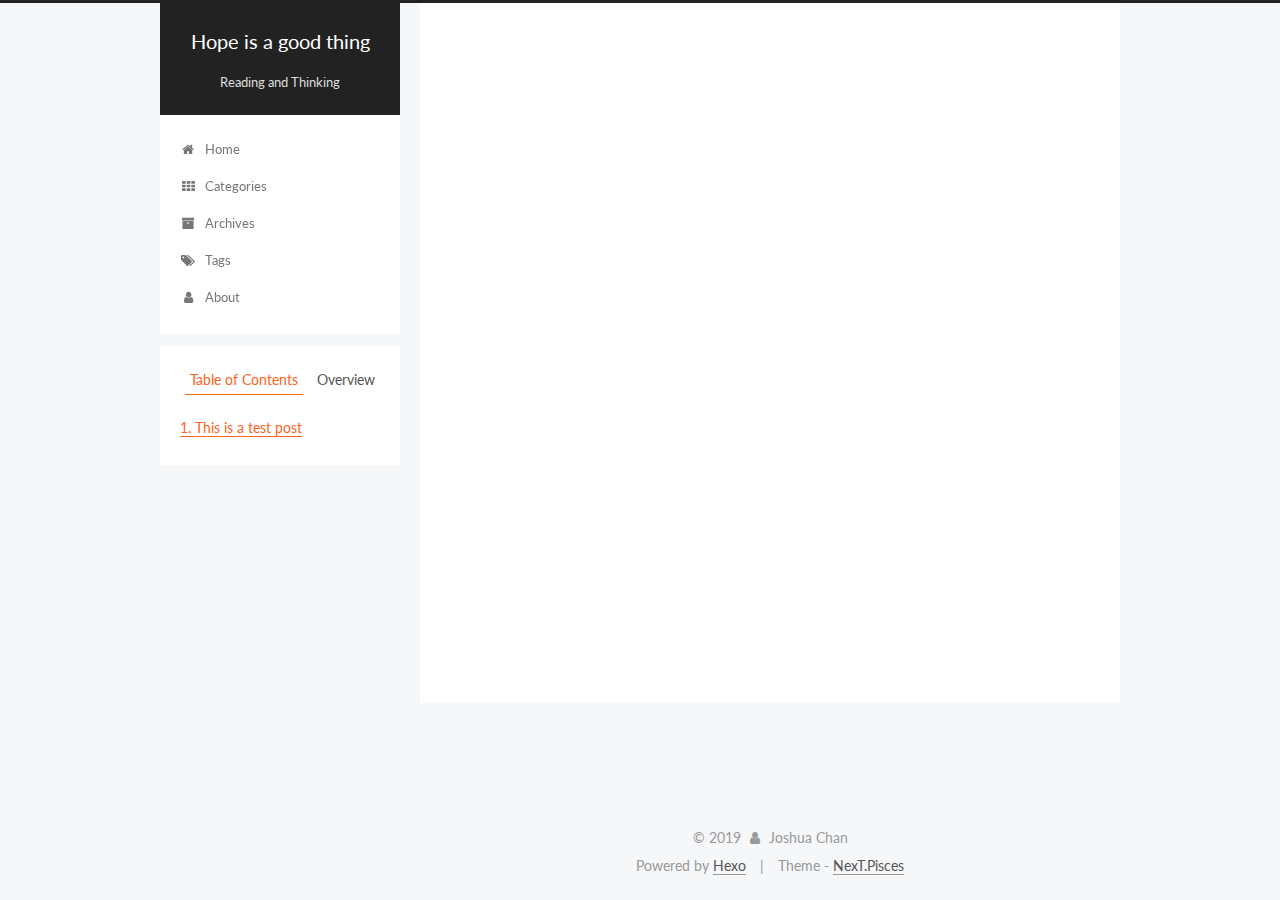
<file: 2019/12/15/FirstPost/index.html>
<!DOCTYPE html>



  


<html class="theme-next pisces use-motion" lang="en">
<head>
  <meta charset="UTF-8"/>
<meta http-equiv="X-UA-Compatible" content="IE=edge" />
<meta name="viewport" content="width=device-width, initial-scale=1, maximum-scale=1"/>
<meta name="theme-color" content="#222">









<meta http-equiv="Cache-Control" content="no-transform" />
<meta http-equiv="Cache-Control" content="no-siteapp" />















  
  
  <link href="/lib/fancybox/source/jquery.fancybox.css?v=2.1.5" rel="stylesheet" type="text/css" />




  
  
  
  

  
    
    
  

  

  

  

  

  
    
    
    <link href="//fonts.googleapis.com/css?family=Lato:300,300italic,400,400italic,700,700italic&subset=latin,latin-ext" rel="stylesheet" type="text/css">
  






<link href="/lib/font-awesome/css/font-awesome.min.css?v=4.6.2" rel="stylesheet" type="text/css" />

<link href="/css/main.css?v=5.1.2" rel="stylesheet" type="text/css" />


  <meta name="keywords" content="test," />








  <link rel="shortcut icon" type="image/x-icon" href="/images/favicon-32x32.ico?v=5.1.2" />






<meta name="description" content="This is a test postMy fisrt post">
<meta name="keywords" content="test">
<meta property="og:type" content="article">
<meta property="og:title" content="FirstPost">
<meta property="og:url" content="http:&#x2F;&#x2F;yoursite.com&#x2F;2019&#x2F;12&#x2F;15&#x2F;FirstPost&#x2F;index.html">
<meta property="og:site_name" content="Hope is a good thing">
<meta property="og:description" content="This is a test postMy fisrt post">
<meta property="og:locale" content="en">
<meta property="og:updated_time" content="2019-12-15T09:14:48.264Z">
<meta name="twitter:card" content="summary">



<script type="text/javascript" id="hexo.configurations">
  var NexT = window.NexT || {};
  var CONFIG = {
    root: '/',
    scheme: 'Pisces',
    sidebar: {"position":"left","display":"post","offset":12,"offset_float":12,"b2t":false,"scrollpercent":false,"onmobile":false},
    fancybox: true,
    tabs: true,
    motion: true,
    duoshuo: {
      userId: '0',
      author: 'Author'
    },
    algolia: {
      applicationID: '',
      apiKey: '',
      indexName: '',
      hits: {"per_page":10},
      labels: {"input_placeholder":"Search for Posts","hits_empty":"We didn't find any results for the search: ${query}","hits_stats":"${hits} results found in ${time} ms"}
    }
  };
</script>



  <link rel="canonical" href="http://yoursite.com/2019/12/15/FirstPost/"/>





  <title>FirstPost | Hope is a good thing</title>
  














</head>

<body itemscope itemtype="http://schema.org/WebPage" lang="en">

  
  
    
  

  <div class="container sidebar-position-left page-post-detail ">
    <div class="headband"></div>

    <header id="header" class="header" itemscope itemtype="http://schema.org/WPHeader">
      <div class="header-inner"><div class="site-brand-wrapper">
  <div class="site-meta ">
    

    <div class="custom-logo-site-title">
      <a href="/"  class="brand" rel="start">
        <span class="logo-line-before"><i></i></span>
        <span class="site-title">Hope is a good thing</span>
        <span class="logo-line-after"><i></i></span>
      </a>
    </div>
      
        <p class="site-subtitle">Reading and Thinking</p>
      
  </div>

  <div class="site-nav-toggle">
    <button>
      <span class="btn-bar"></span>
      <span class="btn-bar"></span>
      <span class="btn-bar"></span>
    </button>
  </div>
</div>

<nav class="site-nav">
  

  
    <ul id="menu" class="menu">
      
        
        <li class="menu-item menu-item-home">
          <a href="/" rel="section">
            
              <i class="menu-item-icon fa fa-fw fa-home"></i> <br />
            
            Home
          </a>
        </li>
      
        
        <li class="menu-item menu-item-categories">
          <a href="/categories/" rel="section">
            
              <i class="menu-item-icon fa fa-fw fa-th"></i> <br />
            
            Categories
          </a>
        </li>
      
        
        <li class="menu-item menu-item-archives">
          <a href="/archives/" rel="section">
            
              <i class="menu-item-icon fa fa-fw fa-archive"></i> <br />
            
            Archives
          </a>
        </li>
      
        
        <li class="menu-item menu-item-tags">
          <a href="/tags/" rel="section">
            
              <i class="menu-item-icon fa fa-fw fa-tags"></i> <br />
            
            Tags
          </a>
        </li>
      
        
        <li class="menu-item menu-item-about">
          <a href="/about/" rel="section">
            
              <i class="menu-item-icon fa fa-fw fa-user"></i> <br />
            
            About
          </a>
        </li>
      

      
    </ul>
  

  
</nav>



 </div>
    </header>

    <main id="main" class="main">
      <div class="main-inner">
        <div class="content-wrap">
          <div id="content" class="content">
            

  <div id="posts" class="posts-expand">
    

  

  
  
  

  <article class="post post-type-normal" itemscope itemtype="http://schema.org/Article">
  
  
  
  <div class="post-block">
    <link itemprop="mainEntityOfPage" href="http://yoursite.com/2019/12/15/FirstPost/">

    <span hidden itemprop="author" itemscope itemtype="http://schema.org/Person">
      <meta itemprop="name" content="Joshua Chan">
      <meta itemprop="description" content="">
      <meta itemprop="image" content="/images/avatar.jpeg">
    </span>

    <span hidden itemprop="publisher" itemscope itemtype="http://schema.org/Organization">
      <meta itemprop="name" content="Hope is a good thing">
    </span>

    
      <header class="post-header">

        
        
          <h1 class="post-title" itemprop="name headline">FirstPost</h1>
        

        <div class="post-meta">
          <span class="post-time">
            
              <span class="post-meta-item-icon">
                <i class="fa fa-calendar-o"></i>
              </span>
              
                <span class="post-meta-item-text">Posted on</span>
              
              <time title="Post created" itemprop="dateCreated datePublished" datetime="2019-12-15T15:17:31+08:00">
                2019-12-15
              </time>
            

            

            
          </span>

          

          
            
          

          
          

          

          

          

        </div>
      </header>
    

    
    
    
    <div class="post-body" itemprop="articleBody">

      
      

      
        <h1 id="This-is-a-test-post"><a href="#This-is-a-test-post" class="headerlink" title="This is a test post"></a>This is a test post</h1><p>My fisrt post</p>

      
    </div>
    
    
    

    

    

    

    <footer class="post-footer">
      
        <div class="post-tags">
          
            <a href="/tags/test/" rel="tag"># test</a>
          
        </div>
      

      
      
      

      
        <div class="post-nav">
          <div class="post-nav-next post-nav-item">
            
              <a href="/2019/12/03/hello-world/" rel="next" title="Hello World">
                <i class="fa fa-chevron-left"></i> Hello World
              </a>
            
          </div>

          <span class="post-nav-divider"></span>

          <div class="post-nav-prev post-nav-item">
            
          </div>
        </div>
      

      
      
    </footer>
  </div>
  
  
  
  </article>



    <div class="post-spread">
      
    </div>
  </div>


          </div>
          


          
  <div class="comments" id="comments">
    
      <div id="lv-container" data-id="city" data-uid="MTAyMC80NzkzOS8yNDQzNg=="></div>
    
  </div>


        </div>
        
          
  
  <div class="sidebar-toggle">
    <div class="sidebar-toggle-line-wrap">
      <span class="sidebar-toggle-line sidebar-toggle-line-first"></span>
      <span class="sidebar-toggle-line sidebar-toggle-line-middle"></span>
      <span class="sidebar-toggle-line sidebar-toggle-line-last"></span>
    </div>
  </div>

  <aside id="sidebar" class="sidebar">
    
    <div class="sidebar-inner">

      

      
        <ul class="sidebar-nav motion-element">
          <li class="sidebar-nav-toc sidebar-nav-active" data-target="post-toc-wrap" >
            Table of Contents
          </li>
          <li class="sidebar-nav-overview" data-target="site-overview">
            Overview
          </li>
        </ul>
      

      <section class="site-overview sidebar-panel">
        <div class="site-author motion-element" itemprop="author" itemscope itemtype="http://schema.org/Person">
          <img class="site-author-image" itemprop="image"
               src="/images/avatar.jpeg"
               alt="Joshua Chan" />
          <p class="site-author-name" itemprop="name">Joshua Chan</p>
           
              <p class="site-description motion-element" itemprop="description">You will learn something</p>
          
        </div>
        <nav class="site-state motion-element">

          
            <div class="site-state-item site-state-posts">
              <a href="/archives/">
                <span class="site-state-item-count">2</span>
                <span class="site-state-item-name">posts</span>
              </a>
            </div>
          

          

          
            
            
            <div class="site-state-item site-state-tags">
              
                <span class="site-state-item-count">1</span>
                <span class="site-state-item-name">tags</span>
              
            </div>
          

        </nav>

        

        <div class="links-of-author motion-element">
          
        </div>

        
        

        
        

        


      </section>

      
      <!--noindex-->
        <section class="post-toc-wrap motion-element sidebar-panel sidebar-panel-active">
          <div class="post-toc">

            
              
            

            
              <div class="post-toc-content"><ol class="nav"><li class="nav-item nav-level-1"><a class="nav-link" href="#This-is-a-test-post"><span class="nav-number">1.</span> <span class="nav-text">This is a test post</span></a></li></ol></div>
            

          </div>
        </section>
      <!--/noindex-->
      

      

    </div>
  </aside>


        
      </div>
    </main>

    <footer id="footer" class="footer">
      <div class="footer-inner">
        <div class="copyright" >
  
  &copy; 
  <span itemprop="copyrightYear">2019</span>
  <span class="with-love">
    <i class="fa fa-user"></i>
  </span>
  <span class="author" itemprop="copyrightHolder">Joshua Chan</span>
</div>


<div class="powered-by">
  Powered by <a class="theme-link" href="https://hexo.io" target="_blank" rel="noopener">Hexo</a>
</div>

<div class="theme-info">
  Theme -
  <a class="theme-link" href="https://github.com/iissnan/hexo-theme-next" target="_blank" rel="noopener">
    NexT.Pisces
  </a>
</div>


        

        
      </div>
    </footer>

    
      <div class="back-to-top">
        <i class="fa fa-arrow-up"></i>
        
      </div>
    

  </div>

  

<script type="text/javascript">
  if (Object.prototype.toString.call(window.Promise) !== '[object Function]') {
    window.Promise = null;
  }
</script>









  












  
  <script type="text/javascript" src="/lib/jquery/index.js?v=2.1.3"></script>

  
  <script type="text/javascript" src="/lib/fastclick/lib/fastclick.min.js?v=1.0.6"></script>

  
  <script type="text/javascript" src="/lib/jquery_lazyload/jquery.lazyload.js?v=1.9.7"></script>

  
  <script type="text/javascript" src="/lib/velocity/velocity.min.js?v=1.2.1"></script>

  
  <script type="text/javascript" src="/lib/velocity/velocity.ui.min.js?v=1.2.1"></script>

  
  <script type="text/javascript" src="/lib/fancybox/source/jquery.fancybox.pack.js?v=2.1.5"></script>


  


  <script type="text/javascript" src="/js/src/utils.js?v=5.1.2"></script>

  <script type="text/javascript" src="/js/src/motion.js?v=5.1.2"></script>



  
  


  <script type="text/javascript" src="/js/src/affix.js?v=5.1.2"></script>

  <script type="text/javascript" src="/js/src/schemes/pisces.js?v=5.1.2"></script>



  
  <script type="text/javascript" src="/js/src/scrollspy.js?v=5.1.2"></script>
<script type="text/javascript" src="/js/src/post-details.js?v=5.1.2"></script>



  


  <script type="text/javascript" src="/js/src/bootstrap.js?v=5.1.2"></script>



  


  




	





  





  
    <script type="text/javascript">
      (function(d, s) {
        var j, e = d.getElementsByTagName(s)[0];
        if (typeof LivereTower === 'function') { return; }
        j = d.createElement(s);
        j.src = 'https://cdn-city.livere.com/js/embed.dist.js';
        j.async = true;
        e.parentNode.insertBefore(j, e);
      })(document, 'script');
    </script>
  






  





  

  

  

  

  

  

</body>
</html>
</file>
<file: css/ie-blocker.css>
@charset "utf-8";
body .demo-blog{
    display: none;
}

h1{
    background-color: #fff;
    font-size: 48px;
    line-height: 48px;
    border-left: none;
    width: auto;
    margin: 0px !important;
}

#ib-container {
    display: none;
    width: 100%;
    height: 100%;
    font-family: Arial, Helvetica, sans-serif;
    position: fixed;
    top: 0;
    left: 0;
    box-sizing: content-box !important;
    z-index: 99999;
}

#ib-container * {
    box-sizing: content-box !important;
}

.ib-modal {
    height: 288px;
    background: #fff;
    border-left: 8px solid #4fc1e9;
    position: absolute;
    color: #434a54;
    z-index: 99999;
    width: 592px;
    top: 50%;
    left: 50%;
    transform: translateY(-50%) translateX(-50%);
    padding: 49px 30px 30px;
}

.ib-header {
    height: 80px;
    padding: 0;
}

.ib-header h1 {
    margin: 0;
    font-size: 24px;
    text-align: left;
    color: #434a54;
}

.ib-header p {
    margin: 10px 0 0 0;
    font-size: 14px;
    line-height: 18px;
    text-align: left;
    color: #434a54;
}

.ib-header p strong {
    font-weight: normal;
    color: #3bafda;
}

.ib-browsers {
    height: 80px;
    list-style: none;
    margin: 0;
    padding: 0;
    padding-top: 0;
    margin-top: 49px;
}

.ib-browsers li {
    float: left;
    width: 148px;
    height: 80px;
    position: relative;
    list-style: none;
}

.ib-browsers li a {
    display: block;
    width: 100%;
    height: 100%;
    position: absolute;
    color: #434a54;
    text-decoration: none;
    cursor: pointer;
}

.ib-browsers li a:hover {
    background-color: #F2F2F2;
}

.ib-browsers li a:hover .ib-browser-name {
    background-color: #4fc1e9;
    color: #fff;
}

.ib-browser-icon {
    display: block;
    width: 118px;
    height: 90px;
    margin: 0 auto;
    margin-top: 20px;
}

.ib-browser-name {
    line-height: 18px;
    margin-top: 5px;
    text-align: center;
    font-size: 20px;
}

.ib-browser-description {
    height: 50px;
    line-height: 14px;
    font-size: 12px;
    margin-top: 10px;
    padding: 0 5px;
}

.ib-footer {
    height: 30px;
}

.ib-try {
    float: right;
    height: 30px;
    padding: 0 15px;
    color: #fff;
    background-color: #3bafda;
    font-size: 12px;
    line-height: 30px;
    cursor: pointer;
    text-decoration: none;
    margin-top: 49px;
}

.ib-try:hover {
    background-color: #4fc1e9;
}

.ib-mask {
    width: 100%;
    height: 100%;
    position: absolute;
    top: 0;
    left: 0;
    _position: absolute;
    _top: expression(eval(document.documentElement.scrollTop) + 'px');
    _left: expression(eval(document.documentElement.scrollLeft) + 'px');
    _right: auto;
    _bottom: auto;
    _width: expression(eval(document.documentElement.clientWidth) + 'px');
    _height: expression(eval(document.documentElement.clientHeight) + 'px');
    z-index: 99999;
}

.ib-mask {
    background: rgb(0, 0, 0);
    opacity: 0.8;
    -ms-filter: "progid:DXImageTransform.Microsoft.Alpha(Opacity=80)";
    filter: alpha(opacity=80);
    z-index: 99998;
}

.zh-cn #ib-container {
    font-family: 'Microsoft Yahei', sans-serif;
}

.zh-cn .ib-browser-description {
    font-size: 12px;
}
</file>
<file: css/uc.css>
#scheme-Paradox .mdl-grid{
  display: block !important;
}

#scheme-Paradox .material-layout .mdl-card{
  margin-left: 0;
  margin-right: 0;
  width: 100%;
}

#scheme-Paradox .material-layout .mdl-card{
  display: block;
}

#scheme-Paradox .material-layout .mdl-card__media{
  display: block;
}

#scheme-Paradox .index-top-block,
#scheme-Paradox footer{
  display: none !important;
}

#scheme-Paradox .material-index{
  padding-top: 80px !important;
}

#scheme-Paradox .material-layout .mdl-card__media{
  height: 223px;
}

#scheme-Paradox .post_entry-content {
  display: block !important;
}

#scheme-Paradox .material-layout .meta{
  display: block !important;
}

#scheme-Paradox .article-headline-p{
  position: relative;
  top: 140px;
}

#scheme-Paradox #author-avatar{
  width: 44px;
  height: 44px;
  float: left;
}

.fabs{
  width: 56px;
}

#uc_recommend_ad{
  display: none !important;
}
</file>
<file: css/main.css>
/* normalize.css v3.0.2 | MIT License | git.io/normalize */
html {
  font-family: sans-serif; /* 1 */
  -ms-text-size-adjust: 100%; /* 2 */
  -webkit-text-size-adjust: 100%; /* 2 */
}
body {
  margin: 0;
}
article,
aside,
details,
figcaption,
figure,
footer,
header,
hgroup,
main,
menu,
nav,
section,
summary {
  display: block;
}
audio,
canvas,
progress,
video {
  display: inline-block; /* 1 */
  vertical-align: baseline; /* 2 */
}
audio:not([controls]) {
  display: none;
  height: 0;
}
[hidden],
template {
  display: none;
}
a {
  background-color: transparent;
}
a:active,
a:hover {
  outline: 0;
}
abbr[title] {
  border-bottom: 1px dotted;
}
b,
strong {
  font-weight: bold;
}
dfn {
  font-style: italic;
}
h1 {
  font-size: 2em;
  margin: 0.67em 0;
}
mark {
  background: #ff0;
  color: #000;
}
small {
  font-size: 80%;
}
sub,
sup {
  font-size: 75%;
  line-height: 0;
  position: relative;
  vertical-align: baseline;
}
sup {
  top: -0.5em;
}
sub {
  bottom: -0.25em;
}
img {
  border: 0;
}
svg:not(:root) {
  overflow: hidden;
}
figure {
  margin: 1em 40px;
}
hr {
  -moz-box-sizing: content-box;
  box-sizing: content-box;
  height: 0;
}
pre {
  overflow: auto;
}
code,
kbd,
pre,
samp {
  font-family: monospace, monospace;
  font-size: 1em;
}
button,
input,
optgroup,
select,
textarea {
  color: inherit; /* 1 */
  font: inherit; /* 2 */
  margin: 0; /* 3 */
}
button {
  overflow: visible;
}
button,
select {
  text-transform: none;
}
button,
html input[type="button"],
input[type="reset"],
input[type="submit"] {
  -webkit-appearance: button; /* 2 */
  cursor: pointer; /* 3 */
}
button[disabled],
html input[disabled] {
  cursor: default;
}
button::-moz-focus-inner,
input::-moz-focus-inner {
  border: 0;
  padding: 0;
}
input {
  line-height: normal;
}
input[type="checkbox"],
input[type="radio"] {
  box-sizing: border-box; /* 1 */
  padding: 0; /* 2 */
}
input[type="number"]::-webkit-inner-spin-button,
input[type="number"]::-webkit-outer-spin-button {
  height: auto;
}
input[type="search"] {
  -webkit-appearance: textfield; /* 1 */
  -moz-box-sizing: content-box;
  -webkit-box-sizing: content-box; /* 2 */
  box-sizing: content-box;
}
input[type="search"]::-webkit-search-cancel-button,
input[type="search"]::-webkit-search-decoration {
  -webkit-appearance: none;
}
fieldset {
  border: 1px solid #c0c0c0;
  margin: 0 2px;
  padding: 0.35em 0.625em 0.75em;
}
legend {
  border: 0; /* 1 */
  padding: 0; /* 2 */
}
textarea {
  overflow: auto;
}
optgroup {
  font-weight: bold;
}
table {
  border-collapse: collapse;
  border-spacing: 0;
}
td,
th {
  padding: 0;
}
::selection {
  background: #262a30;
  color: #fff;
}
body {
  position: relative;
  font-family: 'Lato', "PingFang SC", "Microsoft YaHei", sans-serif;
  font-size: 14px;
  line-height: 2;
  color: #555;
  background: #f5f7f9;
}
@media (max-width: 767px) {
  body {
    padding-right: 0 !important;
  }
}
@media (min-width: 768px) and (max-width: 991px) {
  body {
    padding-right: 0 !important;
  }
}
@media (min-width: 1600px) {
  body {
    font-size: 16px;
  }
}
h1,
h2,
h3,
h4,
h5,
h6 {
  margin: 0;
  padding: 0;
  font-weight: bold;
  line-height: 1.5;
  font-family: 'Lato', "PingFang SC", "Microsoft YaHei", sans-serif;
}
h2,
h3,
h4,
h5,
h6 {
  margin: 20px 0 15px;
}
h1 {
  font-size: 22px;
}
@media (max-width: 767px) {
  h1 {
    font-size: 18px;
  }
}
h2 {
  font-size: 20px;
}
@media (max-width: 767px) {
  h2 {
    font-size: 16px;
  }
}
h3 {
  font-size: 18px;
}
@media (max-width: 767px) {
  h3 {
    font-size: 14px;
  }
}
h4 {
  font-size: 16px;
}
@media (max-width: 767px) {
  h4 {
    font-size: 12px;
  }
}
h5 {
  font-size: 14px;
}
@media (max-width: 767px) {
  h5 {
    font-size: 10px;
  }
}
h6 {
  font-size: 12px;
}
@media (max-width: 767px) {
  h6 {
    font-size: 8px;
  }
}
p {
  margin: 0 0 20px 0;
}
a {
  color: #555;
  text-decoration: none;
  border-bottom: 1px solid #999;
  word-wrap: break-word;
}
a:hover {
  color: #222;
  border-bottom-color: #222;
}
blockquote {
  margin: 0;
  padding: 0;
}
img {
  display: block;
  margin: auto;
  max-width: 100%;
  height: auto;
}
hr {
  margin: 40px 0;
  height: 3px;
  border: none;
  background-color: #ddd;
  background-image: repeating-linear-gradient(-45deg, #fff, #fff 4px, transparent 4px, transparent 8px);
}
blockquote {
  padding: 0 15px;
  color: #666;
  border-left: 4px solid #ddd;
}
blockquote cite::before {
  content: "-";
  padding: 0 5px;
}
dt {
  font-weight: 700;
}
dd {
  margin: 0;
  padding: 0;
}
.text-left {
  text-align: left;
}
.text-center {
  text-align: center;
}
.text-right {
  text-align: right;
}
.text-justify {
  text-align: justify;
}
.text-nowrap {
  white-space: nowrap;
}
.text-lowercase {
  text-transform: lowercase;
}
.text-uppercase {
  text-transform: uppercase;
}
.text-capitalize {
  text-transform: capitalize;
}
.center-block {
  display: block;
  margin-left: auto;
  margin-right: auto;
}
.clearfix:before,
.clearfix:after {
  content: " ";
  display: table;
}
.clearfix:after {
  clear: both;
}
.pullquote {
  width: 45%;
}
.pullquote.left {
  float: left;
  margin-left: 5px;
  margin-right: 10px;
}
.pullquote.right {
  float: right;
  margin-left: 10px;
  margin-right: 5px;
}
.affix.affix.affix {
  position: fixed;
}
.translation {
  margin-top: -20px;
  font-size: 14px;
  color: #999;
}
.scrollbar-measure {
  width: 100px;
  height: 100px;
  overflow: scroll;
  position: absolute;
  top: -9999px;
}
.use-motion .motion-element {
  opacity: 0;
}
table {
  margin: 20px 0;
  width: 100%;
  border-collapse: collapse;
  border-spacing: 0;
  border: 1px solid #ddd;
  font-size: 14px;
  table-layout: fixed;
  word-wrap: break-all;
}
table>tbody>tr:nth-of-type(odd) {
  background-color: #f9f9f9;
}
table>tbody>tr:hover {
  background-color: #f5f5f5;
}
caption,
th,
td {
  padding: 8px;
  text-align: left;
  vertical-align: middle;
  font-weight: normal;
}
th,
td {
  border-bottom: 3px solid #ddd;
  border-right: 1px solid #eee;
}
th {
  padding-bottom: 10px;
  font-weight: 700;
}
td {
  border-bottom-width: 1px;
}
html,
body {
  height: 100%;
}
.container {
  position: relative;
  min-height: 100%;
}
.header-inner {
  margin: 0 auto;
  padding: 100px 0 70px;
  width: 700px;
}
@media (min-width: 1600px) {
  .container .header-inner {
    width: 900px;
  }
}
.main {
  padding-bottom: 150px;
}
.main-inner {
  margin: 0 auto;
  width: 700px;
}
@media (min-width: 1600px) {
  .container .main-inner {
    width: 900px;
  }
}
.footer {
  position: absolute;
  left: 0;
  bottom: 0;
  width: 100%;
  min-height: 50px;
}
.footer-inner {
  box-sizing: border-box;
  margin: 20px auto;
  width: 700px;
}
@media (min-width: 1600px) {
  .container .footer-inner {
    width: 900px;
  }
}
pre,
.highlight {
  overflow: auto;
  margin: 20px 0;
  padding: 0;
  font-size: 13px;
  color: #4d4d4c;
  background: #f7f7f7;
  line-height: 1.6;
}
pre,
code {
  font-family: consolas, Menlo, "PingFang SC", "Microsoft YaHei", monospace;
}
code {
  padding: 2px 4px;
  word-wrap: break-word;
  color: #555;
  background: #eee;
  border-radius: 3px;
  font-size: 13px;
}
pre code {
  padding: 0;
  color: #4d4d4c;
  background: none;
  text-shadow: none;
}
.highlight {
  border-radius: 1px;
}
.highlight pre {
  border: none;
  margin: 0;
  padding: 10px 0;
}
.highlight table {
  margin: 0;
  width: auto;
  border: none;
}
.highlight td {
  border: none;
  padding: 0;
}
.highlight figcaption {
  font-size: 1em;
  color: #4d4d4c;
  line-height: 1em;
  margin-bottom: 1em;
}
.highlight figcaption:before,
.highlight figcaption:after {
  content: " ";
  display: table;
}
.highlight figcaption:after {
  clear: both;
}
.highlight figcaption a {
  float: right;
  color: #4d4d4c;
}
.highlight figcaption a:hover {
  border-bottom-color: #4d4d4c;
}
.highlight .gutter pre {
  padding-left: 10px;
  padding-right: 10px;
  color: #869194;
  text-align: right;
  background-color: #eff2f3;
}
.highlight .code pre {
  width: 100%;
  padding-left: 10px;
  padding-right: 10px;
  background-color: #f7f7f7;
}
.highlight .line {
  height: 20px;
}
.gutter {
  -webkit-user-select: none;
  -moz-user-select: none;
  -ms-user-select: none;
  user-select: none;
}
.gist table {
  width: auto;
}
.gist table td {
  border: none;
}
pre .deletion {
  background: #fdd;
}
pre .addition {
  background: #dfd;
}
pre .meta {
  color: #8959a8;
}
pre .comment {
  color: #8e908c;
}
pre .variable,
pre .attribute,
pre .tag,
pre .regexp,
pre .ruby .constant,
pre .xml .tag .title,
pre .xml .pi,
pre .xml .doctype,
pre .html .doctype,
pre .css .id,
pre .css .class,
pre .css .pseudo {
  color: #c82829;
}
pre .number,
pre .preprocessor,
pre .built_in,
pre .literal,
pre .params,
pre .constant,
pre .command {
  color: #f5871f;
}
pre .ruby .class .title,
pre .css .rules .attribute,
pre .string,
pre .value,
pre .inheritance,
pre .header,
pre .ruby .symbol,
pre .xml .cdata,
pre .special,
pre .number,
pre .formula {
  color: #718c00;
}
pre .title,
pre .css .hexcolor {
  color: #3e999f;
}
pre .function,
pre .python .decorator,
pre .python .title,
pre .ruby .function .title,
pre .ruby .title .keyword,
pre .perl .sub,
pre .javascript .title,
pre .coffeescript .title {
  color: #4271ae;
}
pre .keyword,
pre .javascript .function {
  color: #8959a8;
}
.full-image.full-image.full-image {
  border: none;
  max-width: 100%;
  width: auto;
  margin: 20px auto;
}
@media (min-width: 992px) {
  .full-image.full-image.full-image {
    max-width: none;
    width: 118%;
    margin: 0 -9%;
  }
}
.blockquote-center,
.page-home .post-type-quote blockquote,
.page-post-detail .post-type-quote blockquote {
  position: relative;
  margin: 40px 0;
  padding: 0;
  border-left: none;
  text-align: center;
}
.blockquote-center::before,
.page-home .post-type-quote blockquote::before,
.page-post-detail .post-type-quote blockquote::before,
.blockquote-center::after,
.page-home .post-type-quote blockquote::after,
.page-post-detail .post-type-quote blockquote::after {
  position: absolute;
  content: ' ';
  display: block;
  width: 100%;
  height: 24px;
  opacity: 0.2;
  background-repeat: no-repeat;
  background-position: 0 -6px;
  background-size: 22px 22px;
}
.blockquote-center::before,
.page-home .post-type-quote blockquote::before,
.page-post-detail .post-type-quote blockquote::before {
  top: -20px;
  background-image: url("../images/quote-l.svg");
  border-top: 1px solid #ccc;
}
.blockquote-center::after,
.page-home .post-type-quote blockquote::after,
.page-post-detail .post-type-quote blockquote::after {
  bottom: -20px;
  background-image: url("../images/quote-r.svg");
  border-bottom: 1px solid #ccc;
  background-position: 100% 8px;
}
.blockquote-center p,
.page-home .post-type-quote blockquote p,
.page-post-detail .post-type-quote blockquote p,
.blockquote-center div,
.page-home .post-type-quote blockquote div,
.page-post-detail .post-type-quote blockquote div {
  text-align: center;
}
.post .post-body .group-picture img {
  box-sizing: border-box;
  padding: 0 3px;
  border: none;
}
.post .group-picture-row {
  overflow: hidden;
  margin-top: 6px;
}
.post .group-picture-row:first-child {
  margin-top: 0;
}
.post .group-picture-column {
  float: left;
}
.page-post-detail .post-body .group-picture-column {
  float: none;
  margin-top: 10px;
  width: auto !important;
}
.page-post-detail .post-body .group-picture-column img {
  margin: 0 auto;
}
.page-archive .group-picture-container {
  overflow: hidden;
}
.page-archive .group-picture-row {
  float: left;
}
.page-archive .group-picture-row:first-child {
  margin-top: 6px;
}
.page-archive .group-picture-column {
  max-width: 150px;
  max-height: 150px;
}
.post-body .note {
  position: relative;
  padding: 15px;
  margin-bottom: 20px;
  border: 1px solid #eee;
  border-left-width: 5px;
  border-radius: 3px;
}
.post-body .note h2,
.post-body .note h3,
.post-body .note h4,
.post-body .note h5,
.post-body .note h6 {
  margin-top: 0;
  margin-bottom: 0;
  border-bottom: initial;
  padding-top: 0 !important;
}
.post-body .note p:first-child,
.post-body .note ul:first-child,
.post-body .note ol:first-child,
.post-body .note table:first-child,
.post-body .note pre:first-child,
.post-body .note blockquote:first-child {
  margin-top: 0;
}
.post-body .note p:last-child,
.post-body .note ul:last-child,
.post-body .note ol:last-child,
.post-body .note table:last-child,
.post-body .note pre:last-child,
.post-body .note blockquote:last-child {
  margin-bottom: 0;
}
.post-body .note.default {
  border-left-color: #777;
}
.post-body .note.default h2,
.post-body .note.default h3,
.post-body .note.default h4,
.post-body .note.default h5,
.post-body .note.default h6 {
  color: #777;
}
.post-body .note.primary {
  border-left-color: #6f42c1;
}
.post-body .note.primary h2,
.post-body .note.primary h3,
.post-body .note.primary h4,
.post-body .note.primary h5,
.post-body .note.primary h6 {
  color: #6f42c1;
}
.post-body .note.info {
  border-left-color: #428bca;
}
.post-body .note.info h2,
.post-body .note.info h3,
.post-body .note.info h4,
.post-body .note.info h5,
.post-body .note.info h6 {
  color: #428bca;
}
.post-body .note.success {
  border-left-color: #5cb85c;
}
.post-body .note.success h2,
.post-body .note.success h3,
.post-body .note.success h4,
.post-body .note.success h5,
.post-body .note.success h6 {
  color: #5cb85c;
}
.post-body .note.warning {
  border-left-color: #f0ad4e;
}
.post-body .note.warning h2,
.post-body .note.warning h3,
.post-body .note.warning h4,
.post-body .note.warning h5,
.post-body .note.warning h6 {
  color: #f0ad4e;
}
.post-body .note.danger {
  border-left-color: #d9534f;
}
.post-body .note.danger h2,
.post-body .note.danger h3,
.post-body .note.danger h4,
.post-body .note.danger h5,
.post-body .note.danger h6 {
  color: #d9534f;
}
.post-body .label {
  display: inline;
  padding: 0 2px;
  white-space: nowrap;
}
.post-body .label.default {
  background-color: #f0f0f0;
}
.post-body .label.primary {
  background-color: #efe6f7;
}
.post-body .label.info {
  background-color: #e5f2f8;
}
.post-body .label.success {
  background-color: #e7f4e9;
}
.post-body .label.warning {
  background-color: #fcf6e1;
}
.post-body .label.danger {
  background-color: #fae8eb;
}
.post-body .tabs {
  position: relative;
  display: block;
  margin-bottom: 20px;
  padding-top: 10px;
}
.post-body .tabs ul.nav-tabs {
  margin: 0;
  padding: 0;
  display: flex;
  margin-bottom: -1px;
}
@media (max-width: 413px) {
  .post-body .tabs ul.nav-tabs {
    display: block;
    margin-bottom: 5px;
  }
}
.post-body .tabs ul.nav-tabs li.tab {
  list-style-type: none !important;
  margin: 0 0.25em 0 0;
  border-top: 3px solid transparent;
  border-left: 1px solid transparent;
  border-right: 1px solid transparent;
}
@media (max-width: 413px) {
  .post-body .tabs ul.nav-tabs li.tab {
    margin: initial;
    border-top: 1px solid transparent;
    border-left: 3px solid transparent;
    border-right: 1px solid transparent;
    border-bottom: 1px solid transparent;
  }
}
.post-body .tabs ul.nav-tabs li.tab a {
  outline: 0;
  border-bottom: initial;
  display: block;
  line-height: 1.8em;
  padding: 0.25em 0.75em;
  transition-duration: 0.2s;
  transition-timing-function: ease-out;
  transition-delay: 0s;
}
.post-body .tabs ul.nav-tabs li.tab a i {
  width: 1.285714285714286em;
}
.post-body .tabs ul.nav-tabs li.tab.active {
  border-top: 3px solid #fc6423;
  border-left: 1px solid #ddd;
  border-right: 1px solid #ddd;
  background-color: #fff;
}
@media (max-width: 413px) {
  .post-body .tabs ul.nav-tabs li.tab.active {
    border-top: 1px solid #ddd;
    border-left: 3px solid #fc6423;
    border-right: 1px solid #ddd;
    border-bottom: 1px solid #ddd;
  }
}
.post-body .tabs ul.nav-tabs li.tab.active a {
  cursor: default;
  color: #555;
}
.post-body .tabs .tab-content {
  background-color: #fff;
}
.post-body .tabs .tab-content .tab-pane {
  border: 1px solid #ddd;
  padding: 20px 20px 0 20px;
}
.post-body .tabs .tab-content .tab-pane:not(.active) {
  display: none !important;
}
.post-body .tabs .tab-content .tab-pane.active {
  display: block !important;
}
.btn {
  display: inline-block;
  padding: 0 20px;
  font-size: 14px;
  color: #fff;
  background: #222;
  border: 2px solid #555;
  text-decoration: none;
  border-radius: 0;
  transition-property: background-color;
  transition-duration: 0.2s;
  transition-timing-function: ease-in-out;
  transition-delay: 0s;
}
.btn:hover,
.post-button .btn:hover {
  border-color: #222;
  color: #fff;
  background: #222;
}
.btn-bar {
  display: block;
  width: 22px;
  height: 2px;
  background: #555;
  border-radius: 1px;
}
.btn-bar+.btn-bar {
  margin-top: 4px;
}
.pagination {
  margin: 120px 0 40px;
  text-align: center;
  border-top: 1px solid #eee;
}
.page-number-basic,
.pagination .prev,
.pagination .next,
.pagination .page-number,
.pagination .space {
  display: inline-block;
  position: relative;
  top: -1px;
  margin: 0 10px;
  padding: 0 10px;
  line-height: 30px;
}
@media (max-width: 767px) {
  .page-number-basic,
  .pagination .prev,
  .pagination .next,
  .pagination .page-number,
  .pagination .space {
    margin: 0 5px;
  }
}
.pagination .prev,
.pagination .next,
.pagination .page-number {
  border-bottom: 0;
  border-top: 1px solid #eee;
  transition-property: border-color;
  transition-duration: 0.2s;
  transition-timing-function: ease-in-out;
  transition-delay: 0s;
}
.pagination .prev:hover,
.pagination .next:hover,
.pagination .page-number:hover {
  border-top-color: #222;
}
.pagination .space {
  padding: 0;
  margin: 0;
}
.pagination .prev {
  margin-left: 0;
}
.pagination .next {
  margin-right: 0;
}
.pagination .page-number.current {
  color: #fff;
  background: #ccc;
  border-top-color: #ccc;
}
@media (max-width: 767px) {
  .pagination {
    border-top: none;
  }
  .pagination .prev,
  .pagination .next,
  .pagination .page-number {
    margin-bottom: 10px;
    border-top: 0;
    border-bottom: 1px solid #eee;
  }
  .pagination .prev:hover,
  .pagination .next:hover,
  .pagination .page-number:hover {
    border-bottom-color: #222;
  }
}
.comments {
  margin: 60px 20px 0;
}
.tag-cloud {
  text-align: center;
}
.tag-cloud a {
  display: inline-block;
  margin: 10px;
}
.back-to-top {
  box-sizing: border-box;
  position: fixed;
  bottom: -100px;
  right: 30px;
  z-index: 1050;
  padding: 0 6px;
  width: 24px;
  background: #222;
  font-size: 12px;
  opacity: 0.6;
  color: #fff;
  cursor: pointer;
  text-align: center;
  -webkit-transform: translateZ(0);
  transition-property: bottom;
  transition-duration: 0.2s;
  transition-timing-function: ease-in-out;
  transition-delay: 0s;
}
@media (min-width: 768px) and (max-width: 991px) {
  .back-to-top {
    display: none !important;
  }
}
@media (max-width: 767px) {
  .back-to-top {
    display: none !important;
  }
}
.back-to-top.back-to-top-on {
  bottom: 30px;
}
.header {
  background: transparent;
}
.header-inner {
  position: relative;
}
.headband {
  height: 3px;
  background: #222;
}
.site-meta {
  margin: 0;
  text-align: center;
}
@media (max-width: 767px) {
  .site-meta {
    text-align: center;
  }
}
.brand {
  position: relative;
  display: inline-block;
  padding: 0 40px;
  color: #fff;
  background: #222;
  border-bottom: none;
}
.brand:hover {
  color: #fff;
}
.logo {
  display: inline-block;
  margin-right: 5px;
  line-height: 36px;
  vertical-align: top;
}
.site-title {
  display: inline-block;
  vertical-align: top;
  line-height: 36px;
  font-size: 20px;
  font-weight: normal;
  font-family: 'Lato', "PingFang SC", "Microsoft YaHei", sans-serif;
}
.site-subtitle {
  margin-top: 10px;
  font-size: 13px;
  color: #ddd;
}
.use-motion .brand {
  opacity: 0;
}
.use-motion .logo,
.use-motion .site-title,
.use-motion .site-subtitle {
  opacity: 0;
  position: relative;
  top: -10px;
}
.site-nav-toggle {
  display: none;
  position: absolute;
  top: 10px;
  left: 10px;
}
@media (max-width: 767px) {
  .site-nav-toggle {
    display: block;
  }
}
.site-nav-toggle button {
  margin-top: 2px;
  padding: 9px 10px;
  background: transparent;
  border: none;
}
@media (max-width: 767px) {
  .site-nav {
    display: none;
    margin: 0 -10px;
    padding: 0 10px;
    clear: both;
    border-top: 1px solid #ddd;
  }
}
@media (min-width: 768px) and (max-width: 991px) {
  .site-nav {
    display: block !important;
  }
}
@media (min-width: 992px) {
  .site-nav {
    display: block !important;
  }
}
.menu {
  margin-top: 20px;
  padding-left: 0;
  text-align: center;
}
.menu .menu-item {
  display: inline-block;
  margin: 0 10px;
  list-style: none;
}
@media screen and (max-width: 767px) {
  .menu .menu-item {
    margin-top: 10px;
  }
}
.menu .menu-item a {
  display: block;
  font-size: 13px;
  line-height: inherit;
  border-bottom: 1px solid transparent;
  transition-property: border-color;
  transition-duration: 0.2s;
  transition-timing-function: ease-in-out;
  transition-delay: 0s;
}
.menu .menu-item a:hover,
.menu-item-active a {
  border-bottom-color: #222;
}
.menu .menu-item .fa {
  margin-right: 5px;
}
.use-motion .menu-item {
  opacity: 0;
}
.post-body {
  font-family: 'Lato', "PingFang SC", "Microsoft YaHei", sans-serif;
}
@media (max-width: 767px) {
  .post-body {
    word-break: break-word;
  }
}
.post-body .fancybox img {
  display: block !important;
  margin: 0 auto;
  cursor: pointer;
  cursor: zoom-in;
  cursor: -webkit-zoom-in;
}
.post-body .image-caption,
.post-body .figure .caption {
  margin: 10px auto 15px;
  text-align: center;
  font-size: 14px;
  color: #999;
  font-weight: bold;
  line-height: 1;
}
.post-sticky-flag {
  display: inline-block;
  font-size: 16px;
  -ms-transform: rotate(30deg);
  -webkit-transform: rotate(30deg);
  -moz-transform: rotate(30deg);
  -ms-transform: rotate(30deg);
  -o-transform: rotate(30deg);
  transform: rotate(30deg);
}
.posts-expand {
  padding-top: 40px;
}
@media (max-width: 767px) {
  .posts-expand {
    margin: 0 20px;
  }
  .post-body pre {
    padding: 10px;
  }
  .post-body pre .gutter pre {
    padding-right: 10px;
  }
  .post-body .highlight {
    margin-left: 0px;
    margin-right: 0px;
    padding: 0;
  }
  .post-body .highlight .gutter pre {
    padding-right: 10px;
  }
}
@media (min-width: 992px) {
  .posts-expand .post-body {
    text-align: justify;
  }
}
.posts-expand .post-body h2,
.posts-expand .post-body h3,
.posts-expand .post-body h4,
.posts-expand .post-body h5,
.posts-expand .post-body h6 {
  padding-top: 10px;
}
.posts-expand .post-body h2 .header-anchor,
.posts-expand .post-body h3 .header-anchor,
.posts-expand .post-body h4 .header-anchor,
.posts-expand .post-body h5 .header-anchor,
.posts-expand .post-body h6 .header-anchor {
  float: right;
  margin-left: 10px;
  color: #ccc;
  border-bottom-style: none;
  visibility: hidden;
}
.posts-expand .post-body h2 .header-anchor:hover,
.posts-expand .post-body h3 .header-anchor:hover,
.posts-expand .post-body h4 .header-anchor:hover,
.posts-expand .post-body h5 .header-anchor:hover,
.posts-expand .post-body h6 .header-anchor:hover {
  color: inherit;
}
.posts-expand .post-body h2:hover .header-anchor,
.posts-expand .post-body h3:hover .header-anchor,
.posts-expand .post-body h4:hover .header-anchor,
.posts-expand .post-body h5:hover .header-anchor,
.posts-expand .post-body h6:hover .header-anchor {
  visibility: visible;
}
.posts-expand .post-body ul li {
  list-style: circle;
}
.posts-expand .post-body img {
  box-sizing: border-box;
  margin: auto;
  padding: 3px;
  border: 1px solid #ddd;
}
.posts-expand .fancybox img {
  margin: 0 auto;
}
@media (max-width: 767px) {
  .posts-collapse {
    margin: 0 20px;
  }
  .posts-collapse .post-title,
  .posts-collapse .post-meta {
    display: block;
    width: auto;
    text-align: left;
  }
}
.posts-collapse {
  position: relative;
  z-index: 1010;
  margin-left: 55px;
}
.posts-collapse::after {
  content: " ";
  position: absolute;
  top: 20px;
  left: 0;
  margin-left: -2px;
  width: 4px;
  height: 100%;
  background: #f5f5f5;
  z-index: -1;
}
@media (max-width: 767px) {
  .posts-collapse {
    margin: 0 20px;
  }
}
.posts-collapse .collection-title {
  position: relative;
  margin: 60px 0;
}
.posts-collapse .collection-title h1,
.posts-collapse .collection-title h2 {
  margin-left: 20px;
}
.posts-collapse .collection-title small {
  color: #bbb;
  margin-left: 5px;
}
.posts-collapse .collection-title::before {
  content: " ";
  position: absolute;
  left: 0;
  top: 50%;
  margin-left: -4px;
  margin-top: -4px;
  width: 8px;
  height: 8px;
  background: #bbb;
  border-radius: 50%;
}
.posts-collapse .post {
  margin: 30px 0;
}
.posts-collapse .post-header {
  position: relative;
  transition-duration: 0.2s;
  transition-timing-function: ease-in-out;
  transition-delay: 0s;
  transition-property: border;
  border-bottom: 1px dashed #ccc;
}
.posts-collapse .post-header::before {
  content: " ";
  position: absolute;
  left: 0;
  top: 12px;
  width: 6px;
  height: 6px;
  margin-left: -4px;
  background: #bbb;
  border-radius: 50%;
  border: 1px solid #fff;
  transition-duration: 0.2s;
  transition-timing-function: ease-in-out;
  transition-delay: 0s;
  transition-property: background;
}
.posts-collapse .post-header:hover {
  border-bottom-color: #666;
}
.posts-collapse .post-header:hover::before {
  background: #222;
}
.posts-collapse .post-meta {
  position: absolute;
  font-size: 12px;
  left: 20px;
  top: 5px;
}
.posts-collapse .post-comments-count {
  display: none;
}
.posts-collapse .post-title {
  margin-left: 60px;
  font-size: 16px;
  font-weight: normal;
  line-height: inherit;
}
.posts-collapse .post-title::after {
  margin-left: 3px;
  opacity: 0.6;
}
.posts-collapse .post-title a {
  color: #666;
  border-bottom: none;
}
.page-home .post-type-quote .post-header,
.page-post-detail .post-type-quote .post-header,
.page-home .post-type-quote .post-tags,
.page-post-detail .post-type-quote .post-tags {
  display: none;
}
.posts-expand .post-title {
  font-size: 26px;
  text-align: center;
  word-break: break-word;
  font-weight: 400;
}
@media (max-width: 767px) {
  .posts-expand .post-title {
    font-size: 22px;
  }
}
.posts-expand .post-title-link {
  display: inline-block;
  position: relative;
  color: #555;
  border-bottom: none;
  line-height: 1.2;
  vertical-align: top;
}
.posts-expand .post-title-link::before {
  content: "";
  position: absolute;
  width: 100%;
  height: 2px;
  bottom: 0;
  left: 0;
  background-color: #000;
  visibility: hidden;
  -webkit-transform: scaleX(0);
  -moz-transform: scaleX(0);
  -ms-transform: scaleX(0);
  -o-transform: scaleX(0);
  transform: scaleX(0);
  transition-duration: 0.2s;
  transition-timing-function: ease-in-out;
  transition-delay: 0s;
}
.posts-expand .post-title-link:hover::before {
  visibility: visible;
  -webkit-transform: scaleX(1);
  -moz-transform: scaleX(1);
  -ms-transform: scaleX(1);
  -o-transform: scaleX(1);
  transform: scaleX(1);
}
.posts-expand .post-title-link .fa {
  font-size: 16px;
}
.posts-expand .post-meta {
  margin: 3px 0 60px 0;
  color: #999;
  font-family: 'Lato', "PingFang SC", "Microsoft YaHei", sans-serif;
  font-size: 12px;
  text-align: center;
}
.posts-expand .post-meta .post-category-list {
  display: inline-block;
  margin: 0;
  padding: 3px;
}
.posts-expand .post-meta .post-category-list-link {
  color: #999;
}
.posts-expand .post-meta .post-description {
  font-size: 14px;
  margin-top: 2px;
}
.post-wordcount {
  display: inline-block;
}
.post-meta-divider {
  margin: 0 0.5em;
}
.post-meta-item-icon {
  margin-right: 3px;
}
@media (min-width: 768px) and (max-width: 991px) {
  .post-meta-item-icon {
    display: inline-block;
  }
}
@media (max-width: 767px) {
  .post-meta-item-icon {
    display: inline-block;
  }
}
@media (min-width: 768px) and (max-width: 991px) {
  .post-meta-item-text {
    display: none;
  }
}
@media (max-width: 767px) {
  .post-meta-item-text {
    display: none;
  }
}
@media (max-width: 767px) {
  .posts-expand .post-comments-count {
    display: none;
  }
}
.post-button {
  margin-top: 50px;
}
.post-button .btn {
  color: #555;
  font-size: 14px;
  background: #fff;
  border-radius: 2px;
  line-height: 2;
  margin: 0 4px 8px 4px;
}
.post-button .fa-fw {
  width: 1.285714285714286em;
  text-align: left;
}
.posts-expand .post-tags {
  margin-top: 40px;
  text-align: center;
}
.posts-expand .post-tags a {
  display: inline-block;
  margin-right: 10px;
  font-size: 13px;
}
.post-nav {
  display: table;
  margin-top: 15px;
  width: 100%;
  border-top: 1px solid #eee;
}
.post-nav-divider {
  display: table-cell;
  width: 10%;
}
.post-nav-item {
  display: table-cell;
  padding: 10px 0 0 0;
  width: 45%;
  vertical-align: top;
}
.post-nav-item a {
  position: relative;
  display: block;
  line-height: 25px;
  font-size: 14px;
  color: #555;
  border-bottom: none;
}
.post-nav-item a:hover {
  color: #222;
  border-bottom: none;
}
.post-nav-item a:active {
  top: 2px;
}
.post-nav-item .fa {
  position: absolute;
  top: 8px;
  left: 0;
  font-size: 12px;
}
.post-nav-next a {
  padding-left: 15px;
}
.post-nav-prev {
  text-align: right;
}
.post-nav-prev a {
  padding-right: 15px;
}
.post-nav-prev .fa {
  right: 0;
  left: auto;
}
.posts-expand .post-eof {
  display: block;
  margin: 80px auto 60px;
  width: 8%;
  height: 1px;
  background: #ccc;
  text-align: center;
}
.post:last-child .post-eof.post-eof.post-eof {
  display: none;
}
.post-gallery {
  display: table;
  table-layout: fixed;
  width: 100%;
  border-collapse: separate;
}
.post-gallery-row {
  display: table-row;
}
.post-gallery .post-gallery-img {
  display: table-cell;
  text-align: center;
  vertical-align: middle;
  border: none;
}
.post-gallery .post-gallery-img img {
  max-width: 100%;
  max-height: 100%;
  border: none;
}
.fancybox-close,
.fancybox-close:hover {
  border: none;
}
.rtl.post-body p,
.rtl.post-body a,
.rtl.post-body h1,
.rtl.post-body h2,
.rtl.post-body h3,
.rtl.post-body h4,
.rtl.post-body h5,
.rtl.post-body h6,
.rtl.post-body li,
.rtl.post-body ul,
.rtl.post-body ol {
  direction: rtl;
  font-family: UKIJ Ekran;
}
.rtl.post-title {
  font-family: UKIJ Ekran;
}
.sidebar {
  position: fixed;
  right: 0;
  top: 0;
  bottom: 0;
  width: 0;
  z-index: 1040;
  box-shadow: inset 0 2px 6px #000;
  background: #222;
  -webkit-transform: translateZ(0);
}
.sidebar a {
  color: #999;
  border-bottom-color: #555;
}
.sidebar a:hover {
  color: #eee;
}
@media (min-width: 768px) and (max-width: 991px) {
  .sidebar {
    display: none !important;
  }
}
@media (max-width: 767px) {
  .sidebar {
    display: none !important;
  }
}
.sidebar-inner {
  position: relative;
  padding: 20px 10px;
  color: #999;
  text-align: center;
}
.sidebar-toggle {
  position: fixed;
  right: 30px;
  bottom: 45px;
  width: 14px;
  height: 14px;
  padding: 5px;
  background: #222;
  line-height: 0;
  z-index: 1050;
  cursor: pointer;
  -webkit-transform: translateZ(0);
}
@media (min-width: 768px) and (max-width: 991px) {
  .sidebar-toggle {
    display: none !important;
  }
}
@media (max-width: 767px) {
  .sidebar-toggle {
    display: none !important;
  }
}
.sidebar-toggle-line {
  position: relative;
  display: inline-block;
  vertical-align: top;
  height: 2px;
  width: 100%;
  background: #fff;
  margin-top: 3px;
}
.sidebar-toggle-line:first-child {
  margin-top: 0;
}
.site-author-image {
  display: block;
  margin: 0 auto;
  padding: 2px;
  max-width: 120px;
  height: auto;
  border: 1px solid #eee;
  width: 120px;
  height: 120px;
  border-radius: 60%;
  -webkit-border-radius: 60%;
  -moz-border-radius: 60%;
}
.site-author-name {
  margin: 0;
  text-align: center;
  color: #222;
  font-weight: 600;
}
.site-description {
  margin-top: 0;
  text-align: center;
  font-size: 13px;
  color: #999;
}
.site-state {
  overflow: hidden;
  line-height: 1.4;
  white-space: nowrap;
  text-align: center;
}
.site-state-item {
  display: inline-block;
  padding: 0 15px;
  border-left: 1px solid #eee;
}
.site-state-item:first-child {
  border-left: none;
}
.site-state-item a {
  border-bottom: none;
}
.site-state-item-count {
  display: block;
  text-align: center;
  color: inherit;
  font-weight: 600;
  font-size: 16px;
}
.site-state-item-name {
  font-size: 13px;
  color: #999;
}
.feed-link {
  margin-top: 20px;
}
.feed-link a {
  display: inline-block;
  padding: 0 15px;
  color: #fc6423;
  border: 1px solid #fc6423;
  border-radius: 4px;
}
.feed-link a i {
  color: #fc6423;
  font-size: 14px;
}
.feed-link a:hover {
  color: #fff;
  background: #fc6423;
}
.feed-link a:hover i {
  color: #fff;
}
.links-of-author {
  margin-top: 20px;
  display: flex;
  flex-wrap: wrap;
  justify-content: center;
}
.links-of-author a {
  display: inline-block;
  vertical-align: middle;
  margin-right: 10px;
  margin-bottom: 10px;
  border-bottom-color: #555;
  font-size: 13px;
}
.links-of-author a:before {
  display: inline-block;
  vertical-align: middle;
  margin-right: 3px;
  content: " ";
  width: 4px;
  height: 4px;
  border-radius: 50%;
  background: #3bff0b;
}
.links-of-blogroll {
  font-size: 13px;
}
.links-of-blogroll-title {
  margin-top: 20px;
  font-size: 14px;
  font-weight: 600;
}
.links-of-blogroll-list {
  margin: 0;
  padding: 0;
  list-style: none;
}
.links-of-blogroll-item {
  padding: 2px 10px;
}
.sidebar-nav {
  margin: 0 0 20px;
  padding-left: 0;
}
.sidebar-nav li {
  display: inline-block;
  cursor: pointer;
  border-bottom: 1px solid transparent;
  font-size: 14px;
  color: #555;
}
.sidebar-nav li:hover {
  color: #fc6423;
}
.page-post-detail .sidebar-nav-toc {
  padding: 0 5px;
}
.page-post-detail .sidebar-nav-overview {
  margin-left: 10px;
}
.sidebar-nav .sidebar-nav-active {
  color: #fc6423;
  border-bottom-color: #fc6423;
}
.sidebar-nav .sidebar-nav-active:hover {
  color: #fc6423;
}
.sidebar-panel {
  display: none;
}
.sidebar-panel-active {
  display: block;
}
.post-toc-empty {
  font-size: 14px;
  color: #666;
}
.post-toc-wrap {
  overflow: hidden;
}
.post-toc {
  overflow: auto;
}
.post-toc ol {
  margin: 0;
  padding: 0 2px 5px 10px;
  text-align: left;
  list-style: none;
  font-size: 14px;
}
.post-toc ol > ol {
  padding-left: 0;
}
.post-toc ol a {
  transition-duration: 0.2s;
  transition-timing-function: ease-in-out;
  transition-delay: 0s;
  transition-property: all;
  color: #666;
  border-bottom-color: #ccc;
}
.post-toc ol a:hover {
  color: #000;
  border-bottom-color: #000;
}
.post-toc .nav-item {
  overflow: hidden;
  text-overflow: ellipsis;
  white-space: nowrap;
  line-height: 1.8;
}
.post-toc .nav .nav-child {
  display: none;
}
.post-toc .nav .active > .nav-child {
  display: block;
}
.post-toc .nav .active-current > .nav-child {
  display: block;
}
.post-toc .nav .active-current > .nav-child > .nav-item {
  display: block;
}
.post-toc .nav .active > a {
  color: #fc6423;
  border-bottom-color: #fc6423;
}
.post-toc .nav .active-current > a {
  color: #fc6423;
}
.post-toc .nav .active-current > a:hover {
  color: #fc6423;
}
.footer {
  font-size: 14px;
  color: #999;
}
.footer img {
  border: none;
}
.footer-inner {
  text-align: center;
}
.with-love {
  display: inline-block;
  margin: 0 5px;
}
.powered-by,
.theme-info {
  display: inline-block;
}
.powered-by {
  margin-right: 10px;
}
.powered-by::after {
  content: "|";
  padding-left: 10px;
}
.cc-license {
  margin-top: 10px;
  text-align: center;
}
.cc-license .cc-opacity {
  opacity: 0.7;
  border-bottom: none;
}
.cc-license .cc-opacity:hover {
  opacity: 0.9;
}
.cc-license img {
  display: inline-block;
}
.theme-next #ds-thread #ds-reset {
  color: #555;
}
.theme-next #ds-thread #ds-reset .ds-replybox {
  margin-bottom: 30px;
}
.theme-next #ds-thread #ds-reset .ds-replybox .ds-avatar,
.theme-next #ds-reset .ds-avatar img {
  box-shadow: none;
}
.theme-next #ds-thread #ds-reset .ds-textarea-wrapper {
  border-color: #c7d4e1;
  background: none;
  border-top-right-radius: 3px;
  border-top-left-radius: 3px;
}
.theme-next #ds-thread #ds-reset .ds-textarea-wrapper textarea {
  height: 60px;
}
.theme-next #ds-reset .ds-rounded-top {
  border-radius: 0;
}
.theme-next #ds-thread #ds-reset .ds-post-toolbar {
  box-sizing: border-box;
  border: 1px solid #c7d4e1;
  background: #f6f8fa;
}
.theme-next #ds-thread #ds-reset .ds-post-options {
  height: 40px;
  border: none;
  background: none;
}
.theme-next #ds-thread #ds-reset .ds-toolbar-buttons {
  top: 11px;
}
.theme-next #ds-thread #ds-reset .ds-sync {
  top: 5px;
}
.theme-next #ds-thread #ds-reset .ds-post-button {
  top: 4px;
  right: 5px;
  width: 90px;
  height: 30px;
  border: 1px solid #c5ced7;
  border-radius: 3px;
  background-image: linear-gradient(#fbfbfc, #f5f7f9);
  color: #60676d;
}
.theme-next #ds-thread #ds-reset .ds-post-button:hover {
  background-position: 0 -30px;
  color: #60676d;
}
.theme-next #ds-thread #ds-reset .ds-comments-info {
  padding: 10px 0;
}
.theme-next #ds-thread #ds-reset .ds-sort {
  display: none;
}
.theme-next #ds-thread #ds-reset li.ds-tab a.ds-current {
  border: none;
  background: #f6f8fa;
  color: #60676d;
}
.theme-next #ds-thread #ds-reset li.ds-tab a.ds-current:hover {
  background-color: #e9f0f7;
  color: #60676d;
}
.theme-next #ds-thread #ds-reset li.ds-tab a {
  border-radius: 2px;
  padding: 5px;
}
.theme-next #ds-thread #ds-reset .ds-login-buttons p {
  color: #999;
  line-height: 36px;
}
.theme-next #ds-thread #ds-reset .ds-login-buttons .ds-service-list li {
  height: 28px;
}
.theme-next #ds-thread #ds-reset .ds-service-list a {
  background: none;
  padding: 5px;
  border: 1px solid;
  border-radius: 3px;
  text-align: center;
}
.theme-next #ds-thread #ds-reset .ds-service-list a:hover {
  color: #fff;
  background: #666;
}
.theme-next #ds-thread #ds-reset .ds-service-list .ds-weibo {
  color: #fc9b00;
  border-color: #fc9b00;
}
.theme-next #ds-thread #ds-reset .ds-service-list .ds-weibo:hover {
  background: #fc9b00;
}
.theme-next #ds-thread #ds-reset .ds-service-list .ds-qq {
  color: #60a3ec;
  border-color: #60a3ec;
}
.theme-next #ds-thread #ds-reset .ds-service-list .ds-qq:hover {
  background: #60a3ec;
}
.theme-next #ds-thread #ds-reset .ds-service-list .ds-renren {
  color: #2e7ac4;
  border-color: #2e7ac4;
}
.theme-next #ds-thread #ds-reset .ds-service-list .ds-renren:hover {
  background: #2e7ac4;
}
.theme-next #ds-thread #ds-reset .ds-service-list .ds-douban {
  color: #37994c;
  border-color: #37994c;
}
.theme-next #ds-thread #ds-reset .ds-service-list .ds-douban:hover {
  background: #37994c;
}
.theme-next #ds-thread #ds-reset .ds-service-list .ds-kaixin {
  color: #fef20d;
  border-color: #fef20d;
}
.theme-next #ds-thread #ds-reset .ds-service-list .ds-kaixin:hover {
  background: #fef20d;
}
.theme-next #ds-thread #ds-reset .ds-service-list .ds-netease {
  color: #f00;
  border-color: #f00;
}
.theme-next #ds-thread #ds-reset .ds-service-list .ds-netease:hover {
  background: #f00;
}
.theme-next #ds-thread #ds-reset .ds-service-list .ds-sohu {
  color: #ffcb05;
  border-color: #ffcb05;
}
.theme-next #ds-thread #ds-reset .ds-service-list .ds-sohu:hover {
  background: #ffcb05;
}
.theme-next #ds-thread #ds-reset .ds-service-list .ds-baidu {
  color: #2831e0;
  border-color: #2831e0;
}
.theme-next #ds-thread #ds-reset .ds-service-list .ds-baidu:hover {
  background: #2831e0;
}
.theme-next #ds-thread #ds-reset .ds-service-list .ds-google {
  color: #166bec;
  border-color: #166bec;
}
.theme-next #ds-thread #ds-reset .ds-service-list .ds-google:hover {
  background: #166bec;
}
.theme-next #ds-thread #ds-reset .ds-service-list .ds-weixin {
  color: #00ce0d;
  border-color: #00ce0d;
}
.theme-next #ds-thread #ds-reset .ds-service-list .ds-weixin:hover {
  background: #00ce0d;
}
.theme-next #ds-thread #ds-reset .ds-service-list .ds-more-services {
  border: none;
}
.theme-next #ds-thread #ds-reset .ds-service-list .ds-more-services:hover {
  background: none;
}
.theme-next #ds-reset .duoshuo-ua-admin {
  display: inline-block;
  color: #f00;
}
.theme-next #ds-reset .duoshuo-ua-platform,
.theme-next #ds-reset .duoshuo-ua-browser {
  color: #ccc;
}
.theme-next #ds-reset .duoshuo-ua-platform .fa,
.theme-next #ds-reset .duoshuo-ua-browser .fa {
  display: inline-block;
  margin-right: 3px;
}
.theme-next #ds-reset .duoshuo-ua-separator {
  display: inline-block;
  margin-left: 5px;
}
.theme-next .this_ua {
  background-color: #ccc !important;
  border-radius: 4px;
  padding: 0 5px !important;
  margin: 1px 1px !important;
  border: 1px solid #bbb !important;
  color: #fff;
  display: inline-block !important;
}
.theme-next .this_ua.admin {
  background-color: #d9534f !important;
  border-color: #d9534f !important;
}
.theme-next .this_ua.platform.iOS,
.theme-next .this_ua.platform.Mac,
.theme-next .this_ua.platform.Windows {
  background-color: #39b3d7 !important;
  border-color: #46b8da !important;
}
.theme-next .this_ua.platform.Linux {
  background-color: #3a3a3a !important;
  border-color: #1f1f1f !important;
}
.theme-next .this_ua.platform.Android {
  background-color: #00c47d !important;
  border-color: #01b171 !important;
}
.theme-next .this_ua.browser.Mobile,
.theme-next .this_ua.browser.Chrome {
  background-color: #5cb85c !important;
  border-color: #4cae4c !important;
}
.theme-next .this_ua.browser.Firefox {
  background-color: #f0ad4e !important;
  border-color: #eea236 !important;
}
.theme-next .this_ua.browser.Maxthon,
.theme-next .this_ua.browser.IE {
  background-color: #428bca !important;
  border-color: #357ebd !important;
}
.theme-next .this_ua.browser.baidu,
.theme-next .this_ua.browser.UCBrowser,
.theme-next .this_ua.browser.Opera {
  background-color: #d9534f !important;
  border-color: #d43f3a !important;
}
.theme-next .this_ua.browser.Android,
.theme-next .this_ua.browser.QQBrowser {
  background-color: #78ace9 !important;
  border-color: #4cae4c !important;
}
.post-spread {
  margin-top: 20px;
  text-align: center;
}
.jiathis_style {
  display: inline-block;
}
.jiathis_style a {
  border: none;
}
.fa {
  font-family: FontAwesome !important;
}
.post-spread {
  margin-top: 20px;
  text-align: center;
}
.bdshare-slide-button-box a {
  border: none;
}
.bdsharebuttonbox {
  display: inline-block;
}
.bdsharebuttonbox a {
  border: none;
}
.local-search-pop-overlay {
  position: fixed;
  width: 100%;
  height: 100%;
  top: 0;
  left: 0;
  z-index: 2080;
  background-color: rgba(0,0,0,0.3);
}
.local-search-popup {
  display: none;
  position: fixed;
  top: 10%;
  left: 50%;
  margin-left: -350px;
  width: 700px;
  height: 80%;
  padding: 0;
  background: #fff;
  color: #333;
  z-index: 9999;
  border-radius: 5px;
}
@media (max-width: 767px) {
  .local-search-popup {
    padding: 0;
    top: 0;
    left: 0;
    margin: 0;
    width: 100%;
    height: 100%;
    border-radius: 0;
  }
}
.local-search-popup ul.search-result-list {
  padding: 0;
  margin: 0 5px;
}
.local-search-popup p.search-result {
  border-bottom: 1px dashed #ccc;
  padding: 5px 0;
}
.local-search-popup a.search-result-title {
  font-weight: bold;
  font-size: 16px;
}
.local-search-popup .search-keyword {
  border-bottom: 1px dashed #f00;
  font-weight: bold;
  color: #f00;
}
.local-search-popup .local-search-header {
  padding: 5px;
  height: 36px;
  background: #f5f5f5;
  border-top-left-radius: 5px;
  border-top-right-radius: 5px;
}
.local-search-popup #local-search-result {
  overflow: auto;
  position: relative;
  padding: 5px 25px;
  height: calc(100% - 55px);
}
.local-search-popup .local-search-input-wrapper {
  display: inline-block;
  width: calc(100% - 90px);
  height: 36px;
  line-height: 36px;
  padding: 0 5px;
}
.local-search-popup .local-search-input-wrapper input {
  padding: 8px 0;
  height: 20px;
  display: block;
  width: 100%;
  outline: none;
  border: none;
  background: transparent;
  vertical-align: middle;
}
.local-search-popup .search-icon,
.local-search-popup .popup-btn-close {
  display: inline-block;
  font-size: 18px;
  color: #999;
  height: 36px;
  width: 18px;
  padding-left: 10px;
  padding-right: 10px;
}
.local-search-popup .search-icon {
  float: left;
}
.local-search-popup .popup-btn-close {
  border-left: 1px solid #eee;
  float: right;
  cursor: pointer;
}
.local-search-popup #no-result {
  position: absolute;
  left: 50%;
  top: 50%;
  -webkit-transform: translate(-50%, -50%);
  -webkit-transform: translate(-50%, -50%);
  -moz-transform: translate(-50%, -50%);
  -ms-transform: translate(-50%, -50%);
  -o-transform: translate(-50%, -50%);
  transform: translate(-50%, -50%);
  color: #ccc;
}
@media (min-width: 768px) and (max-width: 991px) {
  .busuanzi-count {
    width: auto;
  }
}
@media (max-width: 767px) {
  .busuanzi-count {
    width: auto;
  }
}
.site-uv,
.site-pv,
.page-pv {
  display: inline-block;
}
.site-uv .busuanzi-value,
.site-pv .busuanzi-value,
.page-pv .busuanzi-value {
  margin: 0 5px;
}
.site-uv {
  margin-right: 10px;
}
.site-uv::after {
  content: "|";
  padding-left: 10px;
}
.use-motion .post {
  opacity: 0;
}
.page-archive .archive-page-counter {
  position: relative;
  top: 3px;
  left: 20px;
}
@media (max-width: 767px) {
  .page-archive .archive-page-counter {
    top: 5px;
  }
}
.page-archive .posts-collapse .archive-move-on {
  position: absolute;
  top: 11px;
  left: 0;
  margin-left: -6px;
  width: 10px;
  height: 10px;
  opacity: 0.5;
  background: #555;
  border: 1px solid #fff;
  border-radius: 50%;
}
.category-all-page .category-all-title {
  text-align: center;
}
.category-all-page .category-all {
  margin-top: 20px;
}
.category-all-page .category-list {
  margin: 0;
  padding: 0;
  list-style: none;
}
.category-all-page .category-list-item {
  margin: 5px 10px;
}
.category-all-page .category-list-count {
  color: #bbb;
}
.category-all-page .category-list-count:before {
  display: inline;
  content: " (";
}
.category-all-page .category-list-count:after {
  display: inline;
  content: ") ";
}
.category-all-page .category-list-child {
  padding-left: 10px;
}
#schedule ul#event-list {
  padding-left: 30px;
}
#schedule ul#event-list hr {
  margin: 20px 0 45px 0 !important;
  background: #222;
}
#schedule ul#event-list hr:after {
  display: inline-block;
  content: 'NOW';
  background: #222;
  color: #fff;
  font-weight: bold;
  text-align: right;
  padding: 0 5px;
}
#schedule ul#event-list li.event {
  margin: 20px 0px;
  background: #f9f9f9;
  padding-left: 10px;
  min-height: 40px;
}
#schedule ul#event-list li.event h2.event-summary {
  margin: 0;
  padding-bottom: 3px;
}
#schedule ul#event-list li.event h2.event-summary:before {
  display: inline-block;
  font-family: FontAwesome;
  font-size: 8px;
  content: '\f111';
  vertical-align: middle;
  margin-right: 25px;
  color: #bbb;
}
#schedule ul#event-list li.event span.event-relative-time {
  display: inline-block;
  font-size: 12px;
  font-weight: 400;
  padding-left: 12px;
  color: #bbb;
}
#schedule ul#event-list li.event span.event-details {
  display: block;
  color: #bbb;
  margin-left: 56px;
  padding-top: 3px;
  padding-bottom: 6px;
  text-indent: -24px;
  line-height: 18px;
}
#schedule ul#event-list li.event span.event-details:before {
  text-indent: 0;
  display: inline-block;
  width: 14px;
  font-family: FontAwesome;
  text-align: center;
  margin-right: 9px;
  color: #bbb;
}
#schedule ul#event-list li.event span.event-details.event-location:before {
  content: '\f041';
}
#schedule ul#event-list li.event span.event-details.event-duration:before {
  content: '\f017';
}
#schedule ul#event-list li.event-past {
  background: #fcfcfc;
}
#schedule ul#event-list li.event-past > * {
  opacity: 0.6;
}
#schedule ul#event-list li.event-past h2.event-summary {
  color: #bbb;
}
#schedule ul#event-list li.event-past h2.event-summary:before {
  color: #dfdfdf;
}
#schedule ul#event-list li.event-now {
  background: #222;
  color: #fff;
  padding: 15px 0 15px 10px;
}
#schedule ul#event-list li.event-now h2.event-summary:before {
  -webkit-transform: scale(1.2);
  -moz-transform: scale(1.2);
  -ms-transform: scale(1.2);
  -o-transform: scale(1.2);
  transform: scale(1.2);
  color: #fff;
  animation: dot-flash 1s alternate infinite ease-in-out;
}
#schedule ul#event-list li.event-now * {
  color: #fff !important;
}
@-moz-keyframes dot-flash {
  from {
    opacity: 1;
    -webkit-transform: scale(1.1);
    -moz-transform: scale(1.1);
    -ms-transform: scale(1.1);
    -o-transform: scale(1.1);
    transform: scale(1.1);
  }
  to {
    opacity: 0;
    -webkit-transform: scale(1);
    -moz-transform: scale(1);
    -ms-transform: scale(1);
    -o-transform: scale(1);
    transform: scale(1);
  }
}
@-webkit-keyframes dot-flash {
  from {
    opacity: 1;
    -webkit-transform: scale(1.1);
    -moz-transform: scale(1.1);
    -ms-transform: scale(1.1);
    -o-transform: scale(1.1);
    transform: scale(1.1);
  }
  to {
    opacity: 0;
    -webkit-transform: scale(1);
    -moz-transform: scale(1);
    -ms-transform: scale(1);
    -o-transform: scale(1);
    transform: scale(1);
  }
}
@-o-keyframes dot-flash {
  from {
    opacity: 1;
    -webkit-transform: scale(1.1);
    -moz-transform: scale(1.1);
    -ms-transform: scale(1.1);
    -o-transform: scale(1.1);
    transform: scale(1.1);
  }
  to {
    opacity: 0;
    -webkit-transform: scale(1);
    -moz-transform: scale(1);
    -ms-transform: scale(1);
    -o-transform: scale(1);
    transform: scale(1);
  }
}
@keyframes dot-flash {
  from {
    opacity: 1;
    -webkit-transform: scale(1.1);
    -moz-transform: scale(1.1);
    -ms-transform: scale(1.1);
    -o-transform: scale(1.1);
    transform: scale(1.1);
  }
  to {
    opacity: 0;
    -webkit-transform: scale(1);
    -moz-transform: scale(1);
    -ms-transform: scale(1);
    -o-transform: scale(1);
    transform: scale(1);
  }
}
.page-post-detail .sidebar-toggle-line {
  background: #fc6423;
}
.page-post-detail .comments {
  overflow: hidden;
}
.header {
  position: relative;
  margin: 0 auto;
  width: 960px;
}
@media (min-width: 768px) and (max-width: 991px) {
  .header {
    width: auto;
  }
}
@media (max-width: 767px) {
  .header {
    width: auto;
  }
}
.header-inner {
  position: absolute;
  top: 0;
  overflow: hidden;
  padding: 0;
  width: 240px;
  background: #fff;
  box-shadow: initial;
  border-radius: initial;
}
@media (min-width: 1600px) {
  .container .header-inner {
    width: 240px;
  }
}
@media (min-width: 768px) and (max-width: 991px) {
  .header-inner {
    position: relative;
    width: auto;
    border-radius: initial;
  }
}
@media (max-width: 767px) {
  .header-inner {
    position: relative;
    width: auto;
    border-radius: initial;
  }
}
.main:before,
.main:after {
  content: " ";
  display: table;
}
.main:after {
  clear: both;
}
@media (min-width: 768px) and (max-width: 991px) {
  .main {
    padding-bottom: 100px;
  }
}
@media (max-width: 767px) {
  .main {
    padding-bottom: 100px;
  }
}
.container .main-inner {
  width: 960px;
}
@media (min-width: 768px) and (max-width: 991px) {
  .container .main-inner {
    width: auto;
  }
}
@media (max-width: 767px) {
  .container .main-inner {
    width: auto;
  }
}
.content-wrap {
  float: right;
  box-sizing: border-box;
  padding: 40px;
  width: 700px;
  background: #fff;
  min-height: 700px;
  box-shadow: initial;
  border-radius: initial;
}
@media (min-width: 768px) and (max-width: 991px) {
  .content-wrap {
    width: 100%;
    padding: 20px;
    border-radius: initial;
  }
}
@media (max-width: 767px) {
  .content-wrap {
    width: 100%;
    padding: 20px;
    min-height: auto;
    border-radius: initial;
  }
}
.sidebar {
  position: static;
  float: left;
  margin-top: 300px;
  width: 240px;
  background: #f5f7f9;
  box-shadow: none;
}
@media (min-width: 768px) and (max-width: 991px) {
  .sidebar {
    display: none;
  }
}
@media (max-width: 767px) {
  .sidebar {
    display: none;
  }
}
.sidebar-toggle {
  display: none;
}
.footer-inner {
  width: 960px;
  padding-left: 260px;
}
@media (min-width: 768px) and (max-width: 991px) {
  .footer-inner {
    width: auto;
    padding-left: 0 !important;
    padding-right: 0 !important;
  }
}
@media (max-width: 767px) {
  .footer-inner {
    width: auto;
    padding-left: 0 !important;
    padding-right: 0 !important;
  }
}
.sidebar-position-right .header-inner {
  right: 0;
}
.sidebar-position-right .content-wrap {
  float: left;
}
.sidebar-position-right .sidebar {
  float: right;
}
.sidebar-position-right .footer-inner {
  padding-left: 0;
  padding-right: 260px;
}
.site-brand-wrapper {
  position: relative;
}
.site-meta {
  padding: 20px 0;
  color: #fff;
  background: #222;
}
@media (min-width: 768px) and (max-width: 991px) {
  .site-meta {
    box-shadow: 0 0 16px rgba(0,0,0,0.5);
  }
}
@media (max-width: 767px) {
  .site-meta {
    box-shadow: 0 0 16px rgba(0,0,0,0.5);
  }
}
.brand {
  padding: 0;
  background: none;
}
.brand:hover {
  color: #fff;
}
.site-subtitle {
  margin: 10px 10px 0;
  font-weight: initial;
}
.site-search form {
  display: none;
}
.site-nav {
  border-top: none;
}
@media (min-width: 768px) and (max-width: 991px) {
  .site-nav {
    display: none !important;
  }
}
@media (min-width: 768px) and (max-width: 991px) {
  .site-nav-on {
    display: block !important;
  }
}
.menu .menu-item {
  display: block;
  margin: 0;
}
.menu .menu-item a {
  position: relative;
  box-sizing: border-box;
  padding: 5px 20px;
  text-align: left;
  line-height: inherit;
  transition-property: background-color;
  transition-duration: 0.2s;
  transition-timing-function: ease-in-out;
  transition-delay: 0s;
}
.menu .menu-item a:hover,
.menu-item-active a {
  background: #f9f9f9;
  border-bottom-color: #fff;
}
.menu .menu-item br {
  display: none;
}
.menu-item-active a:after {
  content: " ";
  position: absolute;
  top: 50%;
  margin-top: -3px;
  right: 15px;
  width: 6px;
  height: 6px;
  border-radius: 50%;
  background-color: #bbb;
}
.btn-bar {
  background-color: #fff;
}
.site-nav-toggle {
  left: 20px;
  top: 50%;
  -webkit-transform: translateY(-50%);
  -webkit-transform: translateY(-50%);
  -moz-transform: translateY(-50%);
  -ms-transform: translateY(-50%);
  -o-transform: translateY(-50%);
  transform: translateY(-50%);
}
@media (min-width: 768px) and (max-width: 991px) {
  .site-nav-toggle {
    display: block;
  }
}
.use-motion .sidebar .motion-element {
  opacity: 1;
}
.sidebar {
  display: none;
  right: auto;
  bottom: auto;
  -webkit-transform: none;
}
.sidebar-inner {
  box-sizing: border-box;
  width: 240px;
  color: #555;
  background: #fff;
  box-shadow: initial;
  border-radius: initial;
}
.sidebar-inner.affix {
  position: fixed;
  top: 12px;
}
.site-overview {
  margin: 0 2px;
  text-align: left;
}
.site-author:before,
.site-author:after {
  content: " ";
  display: table;
}
.site-author:after {
  clear: both;
}
.sidebar a {
  color: #555;
}
.sidebar a:hover {
  color: #222;
}
.links-of-author-item a:before {
  display: none;
}
.links-of-author-item a {
  border-bottom: none;
  text-decoration: underline;
}
.feed-link {
  border-top: 1px dotted #ccc;
  border-bottom: 1px dotted #ccc;
  text-align: center;
}
.feed-link a {
  display: block;
  color: #fc6423;
  border: none;
}
.feed-link a:hover {
  background: none;
  color: #e34603;
}
.feed-link a:hover i {
  color: #e34603;
}
.links-of-author:before,
.links-of-author:after {
  content: " ";
  display: table;
}
.links-of-author:after {
  clear: both;
}
.links-of-author-item {
  margin: 5px 0 0;
  width: 50%;
}
.links-of-author-item a {
  box-sizing: border-box;
  display: inline-block;
  margin-right: 0;
  margin-bottom: 0;
  padding: 0 5px;
  overflow: hidden;
  white-space: nowrap;
  text-overflow: ellipsis;
}
.links-of-author-item a {
  display: block;
  text-decoration: none;
}
.links-of-author-item a:hover {
  border-radius: 4px;
  background: #eee;
}
.links-of-author-item .fa {
  margin-right: 2px;
  font-size: 16px;
}
.links-of-author-item .fa-globe {
  font-size: 15px;
}
.links-of-blogroll {
  margin-top: 20px;
  padding: 3px 0 0;
  border-top: 1px dotted #ccc;
}
.links-of-blogroll-title {
  margin-top: 0;
}
.links-of-blogroll-item {
  padding: 0;
}
.links-of-blogroll-inline:before,
.links-of-blogroll-inline:after {
  content: " ";
  display: table;
}
.links-of-blogroll-inline:after {
  clear: both;
}
.links-of-blogroll-inline .links-of-blogroll-item {
  margin: 5px 0 0;
  width: 50%;
}
.links-of-blogroll-inline .links-of-blogroll-item a {
  box-sizing: border-box;
  display: inline-block;
  margin-right: 0;
  margin-bottom: 0;
  padding: 0 5px;
  overflow: hidden;
  white-space: nowrap;
  text-overflow: ellipsis;
}
@media (max-width: 767px) {
  .post-body {
    text-align: justify;
  }
}
</file>
